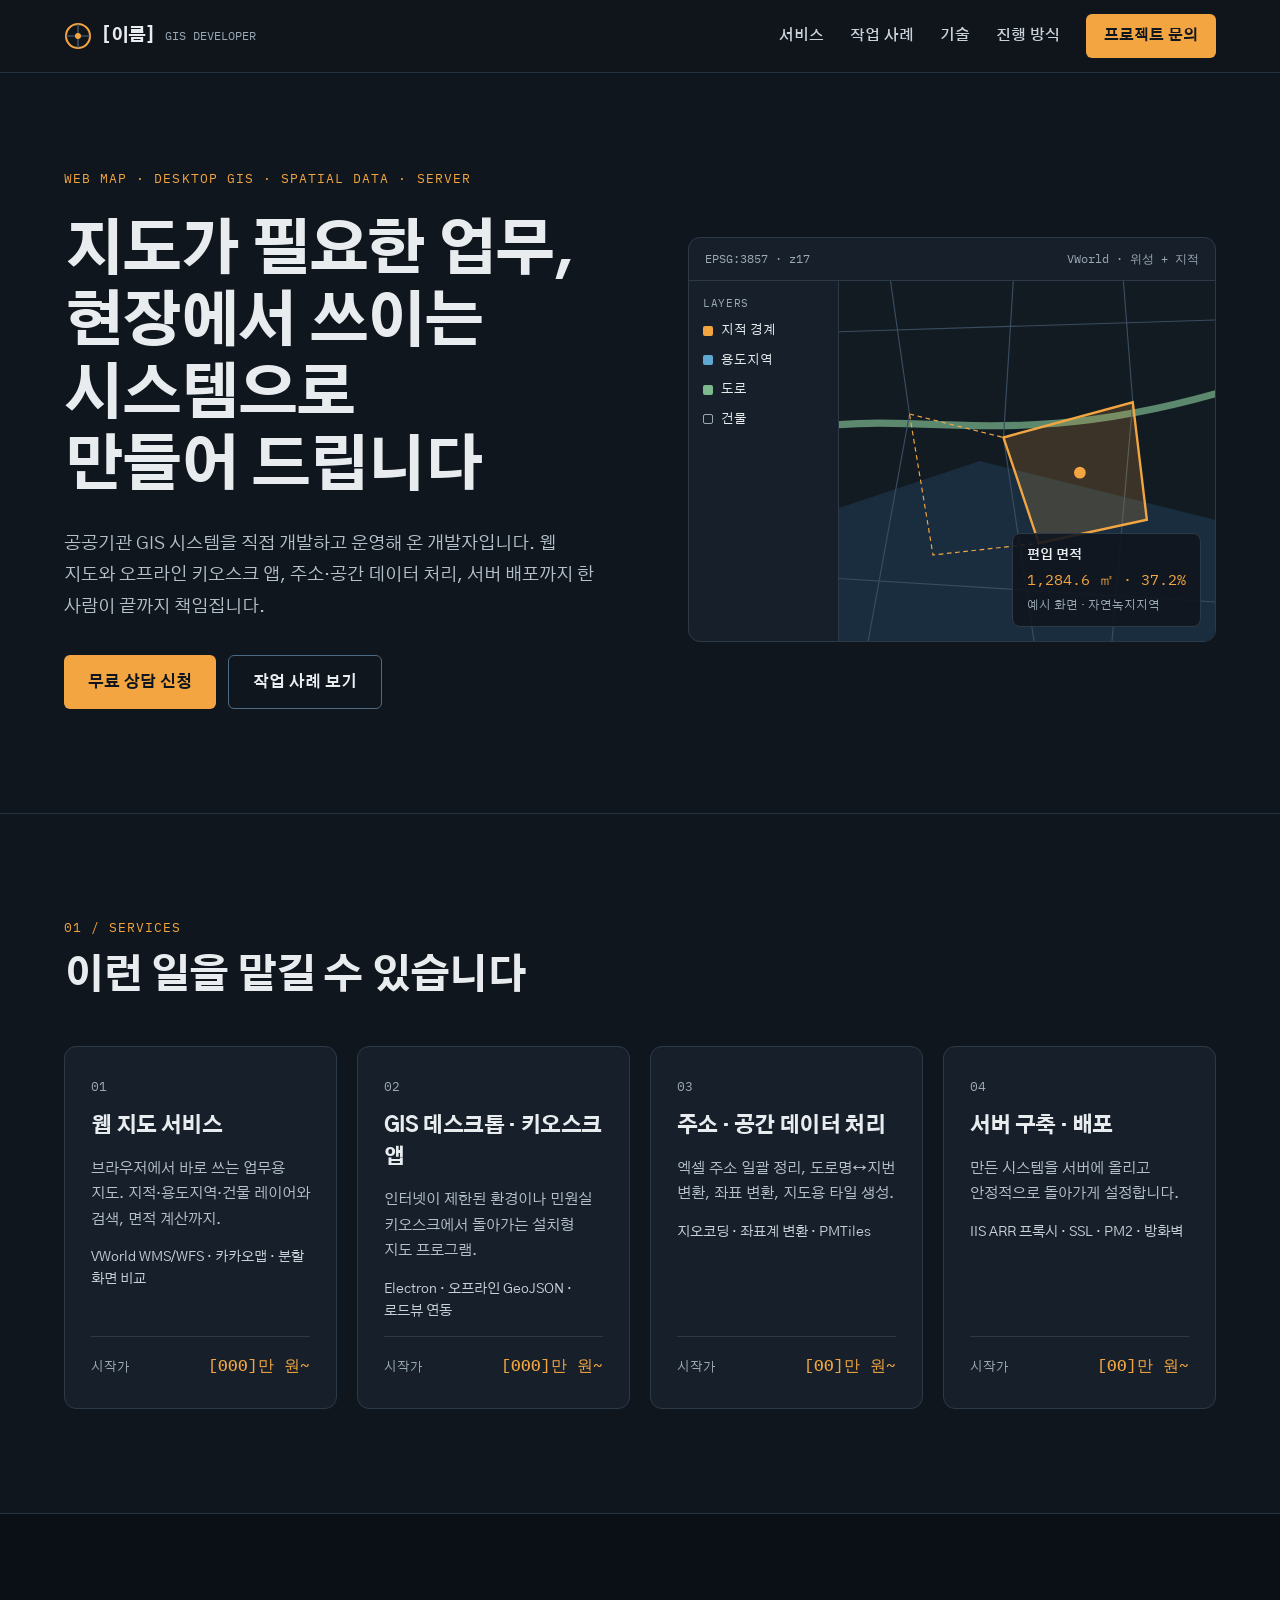
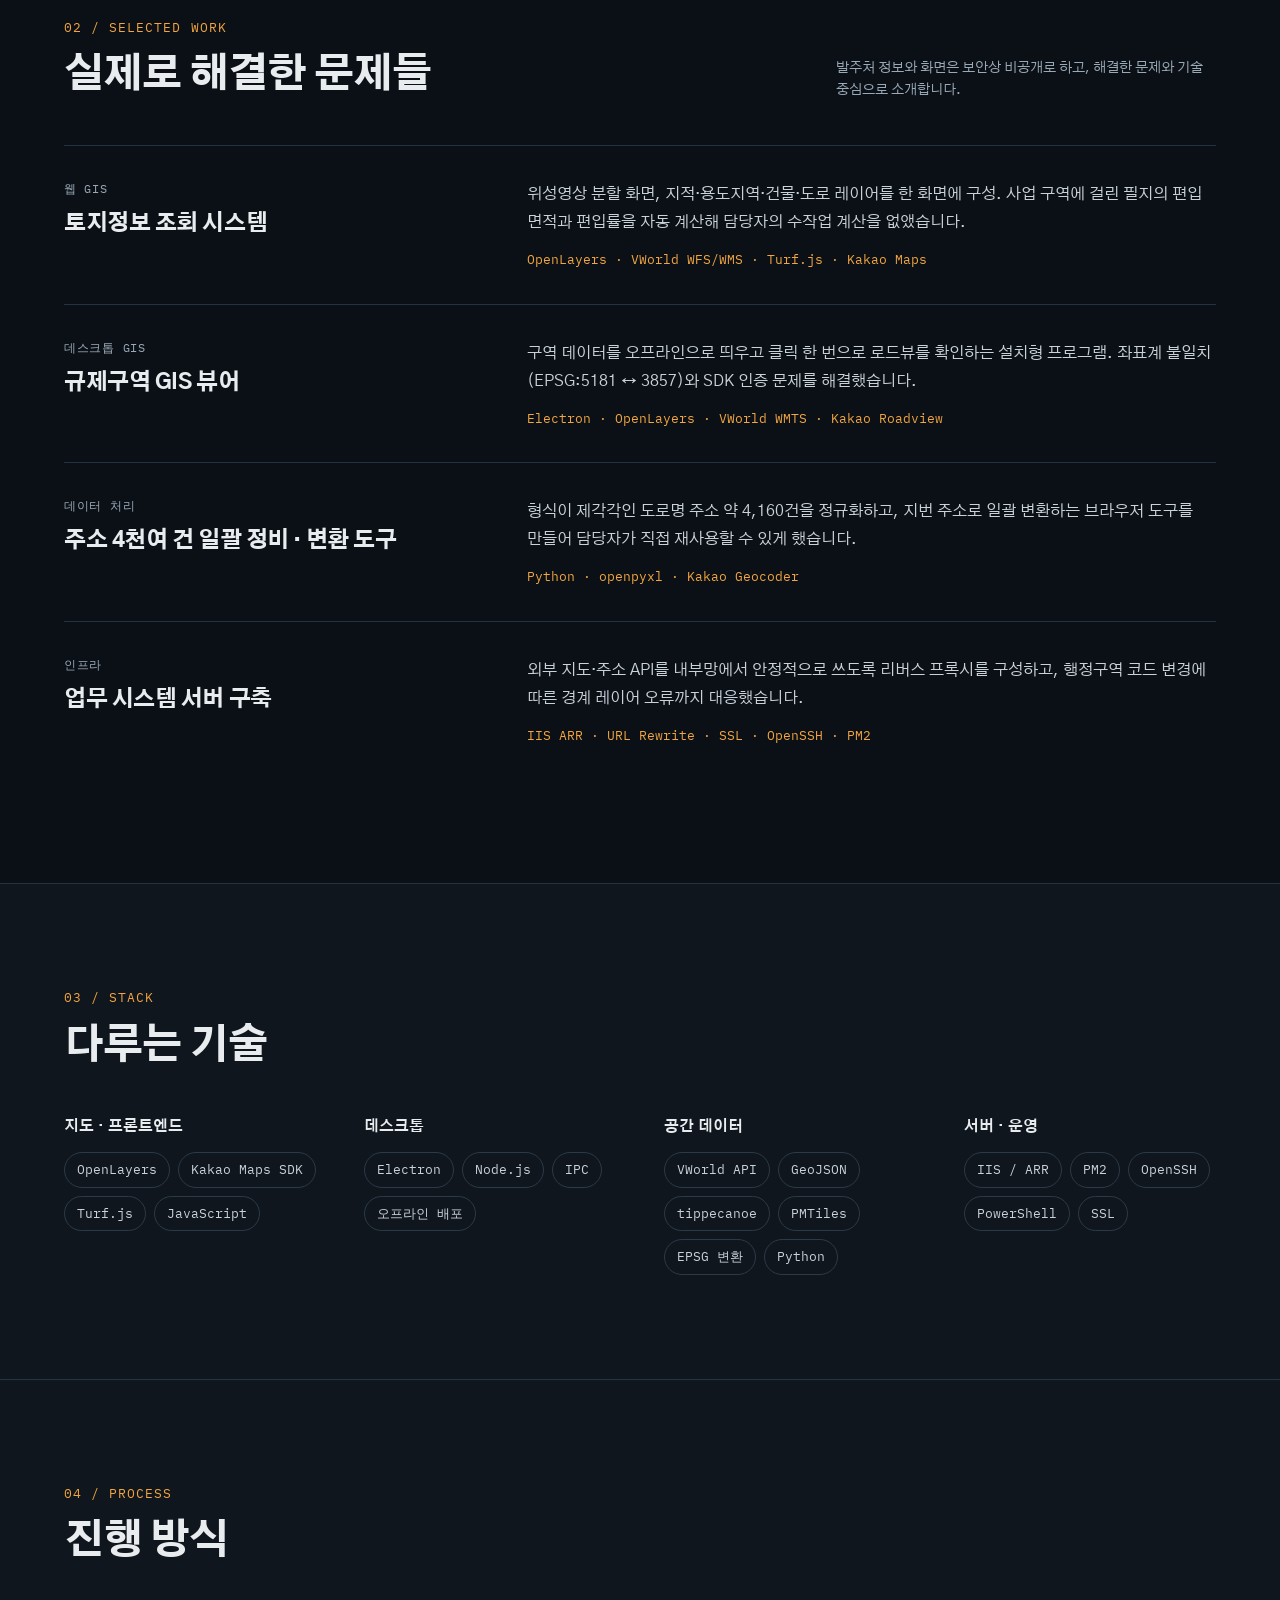
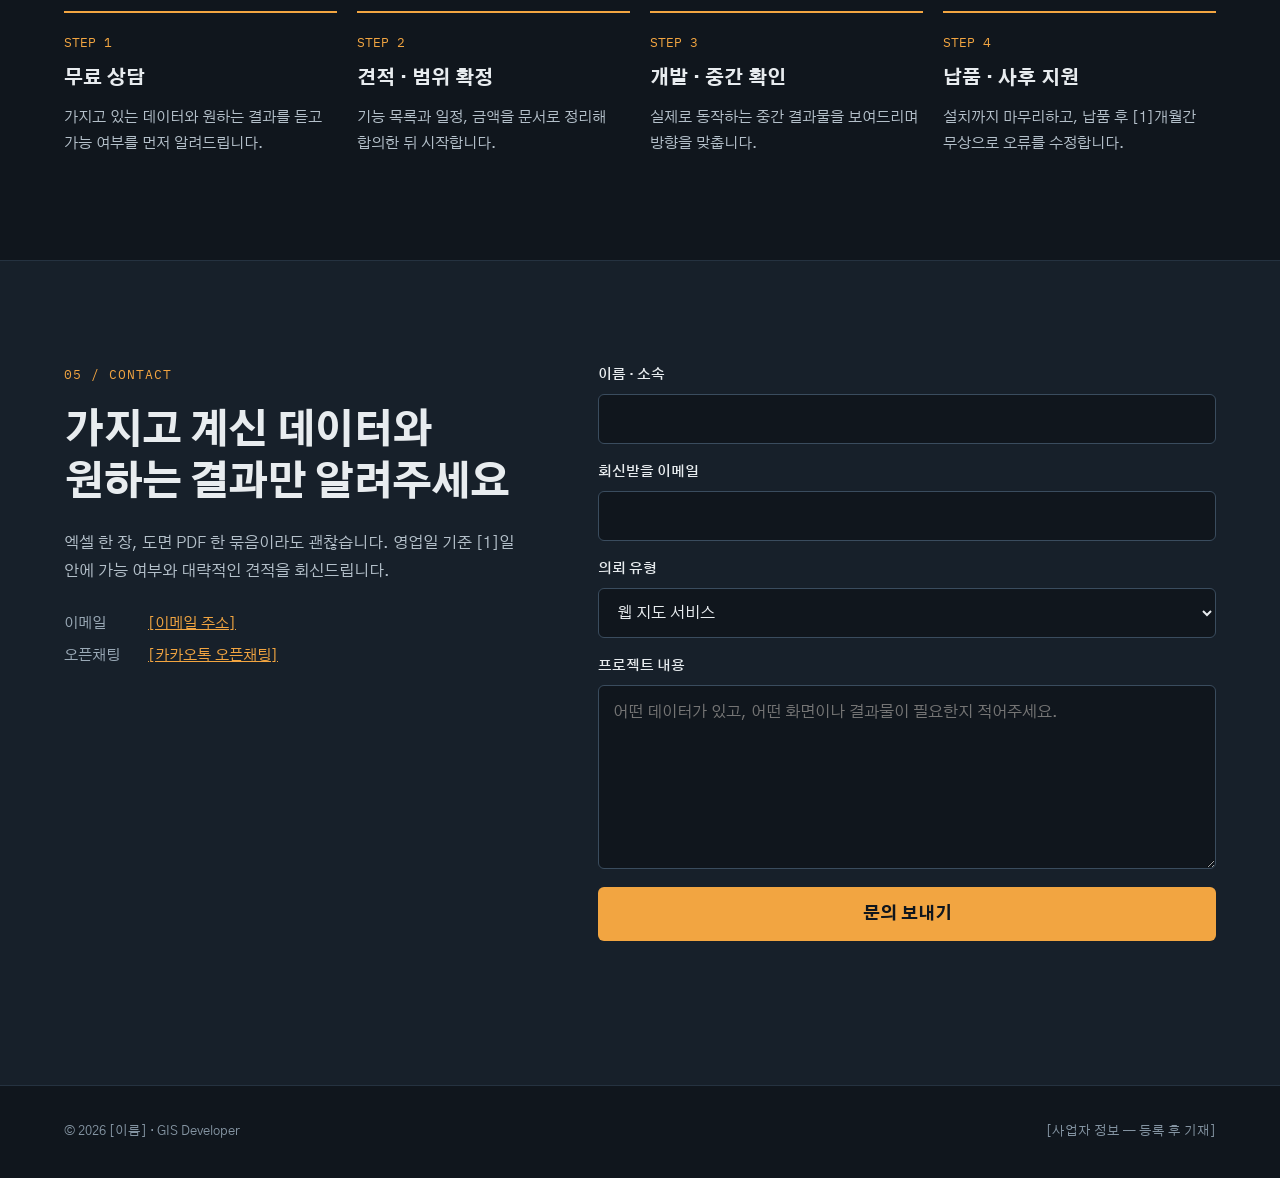
<file: index.html>
<!doctype html>
<html lang="ko">
<head>
<meta charset="utf-8">
<meta name="viewport" content="width=device-width, initial-scale=1">
<title>GIS 개발 외주 · 웹 지도 · 공간데이터 처리 | bdong</title>
<meta name="description" content="웹 지도 서비스, GIS 데스크톱·키오스크 앱, 주소 일괄 변환·지오코딩, 좌표계 변환, 서버 구축까지. 공공기관 GIS 시스템을 개발·운영해 온 개발자에게 맡기세요.">
<meta name="keywords" content="GIS 개발, GIS 외주, 웹 지도 개발, 지도 개발 외주, OpenLayers, 브이월드, VWorld, 카카오맵 API, 주소 지번 변환, 지오코딩, 좌표 변환, 공간데이터 처리, Electron 지도">
<link rel="canonical" href="https://bdong.pages.dev/">
<meta property="og:title" content="GIS 개발 외주 · 웹 지도 · 공간데이터 처리 | bdong">
<meta property="og:description" content="지도가 필요한 업무, 현장에서 쓰이는 시스템으로 만들어 드립니다.">
<meta property="og:type" content="website">
<meta property="og:url" content="https://bdong.pages.dev/">
<meta property="og:image" content="https://bdong.pages.dev/og.png">
<meta property="og:locale" content="ko_KR">
<meta name="twitter:card" content="summary_large_image">
<!-- 검색엔진 소유 확인 태그: 구글 서치 콘솔 / 네이버 서치어드바이저에서 받은 meta 태그를 아래 두 줄 대신 붙여넣으세요 -->
<!-- <meta name="google-site-verification" content="여기에_구글_코드"> -->
<!-- <meta name="naver-site-verification" content="여기에_네이버_코드"> -->
<script type="application/ld+json">
{
  "@context": "https://schema.org",
  "@type": "ProfessionalService",
  "name": "bdong GIS",
  "url": "https://bdong.pages.dev/",
  "image": "https://bdong.pages.dev/og.png",
  "description": "웹 지도 서비스, GIS 데스크톱·키오스크 앱, 주소·공간 데이터 처리, 서버 구축",
  "areaServed": "KR",
  "knowsAbout": ["GIS", "OpenLayers", "VWorld", "Kakao Maps", "Electron", "지오코딩", "좌표계 변환", "PMTiles"]
}
</script>
<link rel="icon" href="favicon.svg" type="image/svg+xml">
<link rel="preconnect" href="https://fonts.googleapis.com">
<link rel="preconnect" href="https://fonts.gstatic.com" crossorigin>
<link href="https://fonts.googleapis.com/css2?family=Gothic+A1:wght@400;500;600;700;800&family=IBM+Plex+Mono:wght@400;500&display=swap" rel="stylesheet">
<style>
:root{
  --bg:#10161D; --bg-deep:#0B1016; --panel:#17202A; --line:#253240; --line-2:#2C3A48; --field:#3A4C5E;
  --text:#E8ECEF; --text-2:#C9D2D9; --text-3:#B4C0CA; --muted:#9AA9B6;
  --accent:#F2A541; --accent-hi:#FFC678; --steel:#4E6A82;
  --mono:'IBM Plex Mono',monospace;
}
*{box-sizing:border-box}
html{scroll-behavior:smooth}
body{margin:0;background:var(--bg);color:var(--text);font-family:'Gothic A1',sans-serif;-webkit-font-smoothing:antialiased;line-height:1.5;word-break:keep-all;overflow-wrap:break-word}
a{color:var(--accent)} a:hover{color:var(--accent-hi)}
img,svg{display:block}
.wrap{max-width:1200px;margin:0 auto;padding:0 24px}
.section{padding:104px 0;border-top:1px solid var(--line)}
.section.deep{background:var(--bg-deep)}
.section.panel{background:var(--panel)}
.eyebrow{font-family:var(--mono);font-size:13px;letter-spacing:.08em;color:var(--accent)}
h1,h2,h3{margin:0;letter-spacing:-.03em}
h2{font-size:clamp(28px,3.4vw,40px);font-weight:800;line-height:1.3}
.head{display:flex;flex-direction:column;gap:12px;margin-bottom:44px}
.head.split{flex-direction:row;flex-wrap:wrap;justify-content:space-between;align-items:flex-end;gap:16px}
.btn{display:inline-flex;align-items:center;min-height:48px;padding:14px 24px;border-radius:6px;font-weight:700;font-size:16px;text-decoration:none;font-family:inherit}
.btn-primary{background:var(--accent);color:var(--bg);border:none}
.btn-primary:hover{background:var(--accent-hi);color:var(--bg)}
.btn-ghost{color:var(--text);border:1.5px solid var(--steel)}
.btn-ghost:hover{color:var(--text);border-color:var(--accent)}
:focus-visible{outline:2px solid var(--accent);outline-offset:3px}

/* header */
.top{border-bottom:1px solid var(--line);position:sticky;top:0;background:rgba(16,22,29,.94);backdrop-filter:blur(6px);z-index:10}
.top .wrap{display:flex;flex-wrap:wrap;align-items:center;justify-content:space-between;gap:12px 16px;padding-top:14px;padding-bottom:14px}
.brand{display:flex;align-items:center;gap:10px;text-decoration:none;color:var(--text)}
.brand b{font-size:18px;font-weight:800;letter-spacing:-.02em}
.brand small{font-family:var(--mono);font-size:12px;color:var(--muted)}
.nav{display:flex;flex-wrap:wrap;align-items:center;gap:4px 26px;font-size:15px;font-weight:600}
.nav a{color:var(--text-2);text-decoration:none}
.nav a:hover{color:var(--text)}
.nav .btn{min-height:44px;padding:10px 18px;font-size:15px}
.nav .btn-primary,.nav .btn-primary:hover{color:var(--bg)}

/* hero */
.hero{display:flex;flex-wrap:wrap;gap:56px;align-items:center;padding-top:96px;padding-bottom:104px}
.hero-copy{flex:1 1 480px;min-width:0;display:flex;flex-direction:column;gap:26px}
.hero h1{font-size:clamp(34px,5vw,60px);line-height:1.2;font-weight:800;letter-spacing:-.035em}
.hero p{margin:0;font-size:18px;line-height:1.75;color:var(--text-3);max-width:540px}
.actions{display:flex;flex-wrap:wrap;gap:12px;margin-top:6px}
.map{flex:1 1 440px;min-width:0;border:1px solid var(--line-2);border-radius:12px;overflow:hidden;background:var(--panel)}
.map-bar{display:flex;justify-content:space-between;gap:12px;padding:12px 16px;border-bottom:1px solid var(--line-2);font-family:var(--mono);font-size:12px;color:var(--muted)}
.map-body{display:flex;min-height:360px}
.layers{width:150px;flex-shrink:0;border-right:1px solid var(--line-2);padding:14px;display:flex;flex-direction:column;gap:10px;font-size:13px}
.layers .t{font-family:var(--mono);font-size:11px;color:var(--muted);letter-spacing:.06em}
.layers span.l{display:flex;gap:8px;align-items:center}
.sw{width:10px;height:10px;border-radius:2px}
.canvas{flex:1;position:relative;background:#121A22}
.canvas svg{position:absolute;inset:0;width:100%;height:100%}
.readout{position:absolute;right:14px;bottom:14px;background:rgba(16,22,29,.9);border:1px solid var(--line-2);border-radius:8px;padding:12px 14px;font-size:13px;display:flex;flex-direction:column;gap:4px;min-width:160px}
.readout .v{font-family:var(--mono);color:var(--accent);font-size:15px}
.readout .s{font-size:12px;color:var(--muted)}
@media (max-width:520px){.layers{display:none}}

/* services */
.cards{display:flex;flex-wrap:wrap;gap:20px}
.card{flex:1 1 260px;min-width:0;background:var(--panel);border:1px solid var(--line-2);border-radius:12px;padding:30px 26px;display:flex;flex-direction:column;gap:14px}
.card .no{font-family:var(--mono);font-size:13px;color:var(--muted)}
.card h3{font-size:21px;font-weight:800}
.card p{margin:0;font-size:15px;line-height:1.7;color:var(--text-3)}
.card .ex{font-size:14px;color:var(--text-2);line-height:1.6}
.price{margin-top:auto;padding-top:16px;border-top:1px solid var(--line-2);display:flex;justify-content:space-between;align-items:baseline}
.price span{font-size:13px;color:var(--muted)}
.price b{font-family:var(--mono);font-weight:500;font-size:16px;color:var(--accent)}

/* work */
.note{margin:0;font-size:14px;color:var(--muted);max-width:380px;line-height:1.6}
.case{display:flex;flex-wrap:wrap;gap:20px 48px;padding:34px 0;border-top:1px solid var(--line)}
.case-l{flex:1 1 300px;min-width:0;display:flex;flex-direction:column;gap:10px}
.case-l .type{font-family:var(--mono);font-size:12px;color:var(--muted);letter-spacing:.06em}
.case-l h3{font-size:22px;font-weight:800;line-height:1.4;letter-spacing:-.02em}
.case-r{flex:2 1 460px;min-width:0;display:flex;flex-direction:column;gap:14px}
.case-r p{margin:0;font-size:16px;line-height:1.75;color:var(--text-2)}
.case-r .tech{font-family:var(--mono);font-size:13px;color:var(--accent)}

/* stack */
.stack{display:flex;flex-wrap:wrap;gap:36px 48px}
.stack > div{flex:1 1 240px;min-width:0;display:flex;flex-direction:column;gap:14px}
.stack h3{font-size:15px;font-weight:700;letter-spacing:0}
.chips{display:flex;flex-wrap:wrap;gap:8px;margin:0;padding:0;list-style:none}
.chips li{font-family:var(--mono);font-size:13px;padding:7px 12px;border:1px solid var(--line-2);border-radius:999px;color:var(--text-2)}

/* process */
.steps{margin:0;padding:0;list-style:none;display:flex;flex-wrap:wrap;gap:20px}
.steps li{flex:1 1 240px;min-width:0;display:flex;flex-direction:column;gap:12px;padding-top:20px;border-top:2px solid var(--accent)}
.steps .n{font-family:var(--mono);font-size:13px;color:var(--accent)}
.steps b{font-size:19px;font-weight:800}
.steps span:last-child{font-size:15px;line-height:1.7;color:var(--text-3)}

/* contact */
.contact{display:flex;flex-wrap:wrap;gap:56px}
.contact-l{flex:1 1 340px;min-width:0;display:flex;flex-direction:column;gap:20px}
.contact-l p{margin:0;font-size:16px;line-height:1.75;color:var(--text-3)}
.direct{display:flex;flex-direction:column;gap:10px;font-size:15px;margin-top:8px}
.direct div{display:flex;gap:12px;flex-wrap:wrap}
.direct span{color:var(--muted);width:72px}
form{flex:1 1 480px;min-width:0;display:flex;flex-direction:column;gap:18px}
.row{display:flex;flex-wrap:wrap;gap:18px}
.field{display:flex;flex-direction:column;gap:8px}
.row .field{flex:1 1 200px}
label{font-size:14px;font-weight:600}
input,select,textarea{border-radius:6px;border:1px solid var(--field);background:var(--bg);color:var(--text);font-size:16px;font-family:inherit}
input,select{height:50px;padding:0 14px}
textarea{padding:14px;line-height:1.6;resize:vertical;min-height:150px}
input:focus,select:focus,textarea:focus{outline:none;border-color:var(--accent)}
.hp{position:absolute;left:-9999px}
button.btn{height:54px;justify-content:center;font-size:17px;font-weight:800;cursor:pointer}
button.btn:disabled{opacity:.6;cursor:default}
.status{margin:0;font-size:15px;min-height:1.5em}
.status.ok{color:#8ED3A6}
.status.err{color:#FF9B8A}

/* phone */
@media (max-width:640px){
  .nav a:not(.btn){display:none}
  .top .wrap{flex-wrap:nowrap}
  .brand small{display:none}
  .section{padding:72px 0}
  .hero{padding-top:56px;padding-bottom:72px;gap:40px}
  .head{margin-bottom:32px}
  .hero p{font-size:16px}
  .case{padding:26px 0}
}

footer .wrap{display:flex;flex-wrap:wrap;justify-content:space-between;gap:16px;padding-top:36px;padding-bottom:36px;font-size:13px;color:#8494A2}
footer{border-top:1px solid var(--line)}
</style>
</head>
<body>

<header class="top">
  <div class="wrap">
    <a class="brand" href="#top">
      <svg width="28" height="28" viewBox="0 0 28 28" aria-hidden="true"><circle cx="14" cy="14" r="12" fill="none" stroke="#F2A541" stroke-width="2"/><path d="M14 2V26M2 14H26" stroke="#4E6A82" stroke-width="1.2"/><circle cx="14" cy="14" r="3" fill="#F2A541"/></svg>
      <b>[이름]</b><small>GIS DEVELOPER</small>
    </a>
    <nav class="nav" aria-label="주 메뉴">
      <a href="#services">서비스</a>
      <a href="#work">작업 사례</a>
      <a href="#stack">기술</a>
      <a href="#process">진행 방식</a>
      <a class="btn btn-primary" href="#contact">프로젝트 문의</a>
    </nav>
  </div>
</header>

<main id="top">
  <div class="wrap hero">
    <div class="hero-copy">
      <span class="eyebrow">WEB MAP · DESKTOP GIS · SPATIAL DATA · SERVER</span>
      <h1>지도가 필요한 업무,<br>현장에서 쓰이는 시스템으로<br>만들어 드립니다</h1>
      <p>공공기관 GIS 시스템을 직접 개발하고 운영해 온 개발자입니다. 웹 지도와 오프라인 키오스크 앱, 주소·공간 데이터 처리, 서버 배포까지 한 사람이 끝까지 책임집니다.</p>
      <div class="actions">
        <a class="btn btn-primary" href="#contact">무료 상담 신청</a>
        <a class="btn btn-ghost" href="#work">작업 사례 보기</a>
      </div>
    </div>
    <div class="map" aria-hidden="true">
      <div class="map-bar"><span>EPSG:3857 · z17</span><span>VWorld · 위성 + 지적</span></div>
      <div class="map-body">
        <div class="layers">
          <span class="t">LAYERS</span>
          <span class="l"><span class="sw" style="background:#F2A541"></span>지적 경계</span>
          <span class="l"><span class="sw" style="background:#5FA8D3"></span>용도지역</span>
          <span class="l"><span class="sw" style="background:#7DB88F"></span>도로</span>
          <span class="l"><span class="sw" style="border:1px solid #9AA9B6"></span>건물</span>
        </div>
        <div class="canvas">
          <svg viewBox="0 0 320 360" preserveAspectRatio="xMidYMid slice">
            <path d="M0 220 L120 180 L320 230 L320 360 L0 360 Z" fill="#1B3346" opacity=".8"/>
            <path d="M-10 150 C80 140 160 170 330 120" fill="none" stroke="#7DB88F" stroke-width="6" opacity=".7"/>
            <g fill="none" stroke="#3A4C5E"><path d="M40 0 L60 140 L20 360"/><path d="M150 0 L140 160 L170 360"/><path d="M240 0 L250 130 L230 360"/><path d="M0 70 L320 60"/><path d="M0 280 L320 300"/></g>
            <path d="M140 160 L250 130 L262 230 L170 250 Z" fill="#F2A541" fill-opacity=".18" stroke="#F2A541" stroke-width="2"/>
            <path d="M60 140 L140 160 L170 250 L80 260 Z" fill="none" stroke="#F2A541" stroke-dasharray="4 3"/>
            <circle cx="205" cy="190" r="5" fill="#F2A541"/>
          </svg>
          <div class="readout"><b>편입 면적</b><span class="v">1,284.6 ㎡ · 37.2%</span><span class="s">예시 화면 · 자연녹지지역</span></div>
        </div>
      </div>
    </div>
  </div>

  <section id="services" class="section">
    <div class="wrap">
      <div class="head"><span class="eyebrow">01 / SERVICES</span><h2>이런 일을 맡길 수 있습니다</h2></div>
      <div class="cards">
        <article class="card"><span class="no">01</span><h3>웹 지도 서비스</h3><p>브라우저에서 바로 쓰는 업무용 지도. 지적·용도지역·건물 레이어와 검색, 면적 계산까지.</p><span class="ex">VWorld WMS/WFS · 카카오맵 · 분할 화면 비교</span><div class="price"><span>시작가</span><b>[000]만 원~</b></div></article>
        <article class="card"><span class="no">02</span><h3>GIS 데스크톱 · 키오스크 앱</h3><p>인터넷이 제한된 환경이나 민원실 키오스크에서 돌아가는 설치형 지도 프로그램.</p><span class="ex">Electron · 오프라인 GeoJSON · 로드뷰 연동</span><div class="price"><span>시작가</span><b>[000]만 원~</b></div></article>
        <article class="card"><span class="no">03</span><h3>주소 · 공간 데이터 처리</h3><p>엑셀 주소 일괄 정리, 도로명↔지번 변환, 좌표 변환, 지도용 타일 생성.</p><span class="ex">지오코딩 · 좌표계 변환 · PMTiles</span><div class="price"><span>시작가</span><b>[00]만 원~</b></div></article>
        <article class="card"><span class="no">04</span><h3>서버 구축 · 배포</h3><p>만든 시스템을 서버에 올리고 안정적으로 돌아가게 설정합니다.</p><span class="ex">IIS ARR 프록시 · SSL · PM2 · 방화벽</span><div class="price"><span>시작가</span><b>[00]만 원~</b></div></article>
      </div>
    </div>
  </section>

  <section id="work" class="section deep">
    <div class="wrap">
      <div class="head split">
        <div class="head" style="margin:0"><span class="eyebrow">02 / SELECTED WORK</span><h2>실제로 해결한 문제들</h2></div>
        <p class="note">발주처 정보와 화면은 보안상 비공개로 하고, 해결한 문제와 기술 중심으로 소개합니다.</p>
      </div>
      <article class="case"><div class="case-l"><span class="type">웹 GIS</span><h3>토지정보 조회 시스템</h3></div><div class="case-r"><p>위성영상 분할 화면, 지적·용도지역·건물·도로 레이어를 한 화면에 구성. 사업 구역에 걸린 필지의 편입 면적과 편입률을 자동 계산해 담당자의 수작업 계산을 없앴습니다.</p><span class="tech">OpenLayers · VWorld WFS/WMS · Turf.js · Kakao Maps</span></div></article>
      <article class="case"><div class="case-l"><span class="type">데스크톱 GIS</span><h3>규제구역 GIS 뷰어</h3></div><div class="case-r"><p>구역 데이터를 오프라인으로 띄우고 클릭 한 번으로 로드뷰를 확인하는 설치형 프로그램. 좌표계 불일치(EPSG:5181 ↔ 3857)와 SDK 인증 문제를 해결했습니다.</p><span class="tech">Electron · OpenLayers · VWorld WMTS · Kakao Roadview</span></div></article>
      <article class="case"><div class="case-l"><span class="type">데이터 처리</span><h3>주소 4천여 건 일괄 정비 · 변환 도구</h3></div><div class="case-r"><p>형식이 제각각인 도로명 주소 약 4,160건을 정규화하고, 지번 주소로 일괄 변환하는 브라우저 도구를 만들어 담당자가 직접 재사용할 수 있게 했습니다.</p><span class="tech">Python · openpyxl · Kakao Geocoder</span></div></article>
      <article class="case"><div class="case-l"><span class="type">인프라</span><h3>업무 시스템 서버 구축</h3></div><div class="case-r"><p>외부 지도·주소 API를 내부망에서 안정적으로 쓰도록 리버스 프록시를 구성하고, 행정구역 코드 변경에 따른 경계 레이어 오류까지 대응했습니다.</p><span class="tech">IIS ARR · URL Rewrite · SSL · OpenSSH · PM2</span></div></article>
    </div>
  </section>

  <section id="stack" class="section">
    <div class="wrap">
      <div class="head"><span class="eyebrow">03 / STACK</span><h2>다루는 기술</h2></div>
      <div class="stack">
        <div><h3>지도 · 프론트엔드</h3><ul class="chips"><li>OpenLayers</li><li>Kakao Maps SDK</li><li>Turf.js</li><li>JavaScript</li></ul></div>
        <div><h3>데스크톱</h3><ul class="chips"><li>Electron</li><li>Node.js</li><li>IPC</li><li>오프라인 배포</li></ul></div>
        <div><h3>공간 데이터</h3><ul class="chips"><li>VWorld API</li><li>GeoJSON</li><li>tippecanoe</li><li>PMTiles</li><li>EPSG 변환</li><li>Python</li></ul></div>
        <div><h3>서버 · 운영</h3><ul class="chips"><li>IIS / ARR</li><li>PM2</li><li>OpenSSH</li><li>PowerShell</li><li>SSL</li></ul></div>
      </div>
    </div>
  </section>

  <section id="process" class="section">
    <div class="wrap">
      <div class="head"><span class="eyebrow">04 / PROCESS</span><h2>진행 방식</h2></div>
      <ol class="steps">
        <li><span class="n">STEP 1</span><b>무료 상담</b><span>가지고 있는 데이터와 원하는 결과를 듣고 가능 여부를 먼저 알려드립니다.</span></li>
        <li><span class="n">STEP 2</span><b>견적 · 범위 확정</b><span>기능 목록과 일정, 금액을 문서로 정리해 합의한 뒤 시작합니다.</span></li>
        <li><span class="n">STEP 3</span><b>개발 · 중간 확인</b><span>실제로 동작하는 중간 결과물을 보여드리며 방향을 맞춥니다.</span></li>
        <li><span class="n">STEP 4</span><b>납품 · 사후 지원</b><span>설치까지 마무리하고, 납품 후 [1]개월간 무상으로 오류를 수정합니다.</span></li>
      </ol>
    </div>
  </section>

  <section id="contact" class="section panel">
    <div class="wrap contact">
      <div class="contact-l">
        <span class="eyebrow">05 / CONTACT</span>
        <h2>가지고 계신 데이터와<br>원하는 결과만 알려주세요</h2>
        <p>엑셀 한 장, 도면 PDF 한 묶음이라도 괜찮습니다. 영업일 기준 [1]일 안에 가능 여부와 대략적인 견적을 회신드립니다.</p>
        <div class="direct">
          <div><span>이메일</span><a href="mailto:[이메일 주소]">[이메일 주소]</a></div>
          <div><span>오픈채팅</span><a href="[카카오톡 오픈채팅 링크]" target="_blank" rel="noopener">[카카오톡 오픈채팅]</a></div>
        </div>
      </div>

      <!-- 문의 폼: Web3Forms로 메일 전송 (access_key 적용 완료) -->
      <form id="contact-form" action="https://api.web3forms.com/submit" method="POST" novalidate>
        <input type="hidden" name="access_key" value="ef516f1c-88a0-4d09-9631-94ef1844d178">
        <input type="hidden" name="subject" value="[포트폴리오] 새 프로젝트 문의">
        <input type="hidden" name="from_name" value="GIS 포트폴리오 사이트">
        <input type="checkbox" name="botcheck" class="hp" tabindex="-1" autocomplete="off" aria-hidden="true">
        <div class="row">
          <div class="field"><label for="c-name">이름 · 소속</label><input id="c-name" name="name" type="text" required autocomplete="name"></div>
          <div class="field"><label for="c-mail">회신받을 이메일</label><input id="c-mail" name="email" type="email" required autocomplete="email"></div>
        </div>
        <div class="field"><label for="c-type">의뢰 유형</label>
          <select id="c-type" name="type">
            <option>웹 지도 서비스</option>
            <option>GIS 데스크톱 · 키오스크 앱</option>
            <option>주소 · 공간 데이터 처리</option>
            <option>서버 구축 · 배포</option>
            <option>기타 · 상담</option>
          </select>
        </div>
        <div class="field"><label for="c-msg">프로젝트 내용</label><textarea id="c-msg" name="message" rows="6" required placeholder="어떤 데이터가 있고, 어떤 화면이나 결과물이 필요한지 적어주세요."></textarea></div>
        <button class="btn btn-primary" type="submit">문의 보내기</button>
        <p id="form-status" class="status" role="status" aria-live="polite"></p>
      </form>
    </div>
  </section>
</main>

<footer>
  <div class="wrap">
    <span>© <span id="yr">2026</span> [이름] · GIS Developer</span>
    <span>[사업자 정보 — 등록 후 기재]</span>
  </div>
</footer>

<script>
document.getElementById('yr').textContent = new Date().getFullYear();

const form = document.getElementById('contact-form');
const statusEl = document.getElementById('form-status');
form.addEventListener('submit', async (e) => {
  e.preventDefault();
  statusEl.className = 'status';
  if (!form.checkValidity()) {
    statusEl.textContent = '이름, 이메일, 프로젝트 내용을 모두 입력해 주세요.';
    statusEl.classList.add('err');
    return;
  }
  const btn = form.querySelector('button[type="submit"]');
  btn.disabled = true;
  statusEl.textContent = '보내는 중입니다…';
  try {
    const res = await fetch(form.action, {
      method: 'POST',
      headers: { 'Content-Type': 'application/json', Accept: 'application/json' },
      body: JSON.stringify(Object.fromEntries(new FormData(form)))
    });
    const data = await res.json();
    if (res.ok && data.success) {
      statusEl.textContent = '문의가 접수되었습니다. 확인 후 이메일로 회신드리겠습니다.';
      statusEl.classList.add('ok');
      form.reset();
    } else {
      throw new Error(data.message || 'failed');
    }
  } catch (err) {
    statusEl.textContent = '전송에 실패했습니다. 잠시 후 다시 시도하거나 이메일로 직접 연락 주세요.';
    statusEl.classList.add('err');
  } finally {
    btn.disabled = false;
  }
});
</script>
</body>
</html>
</file>
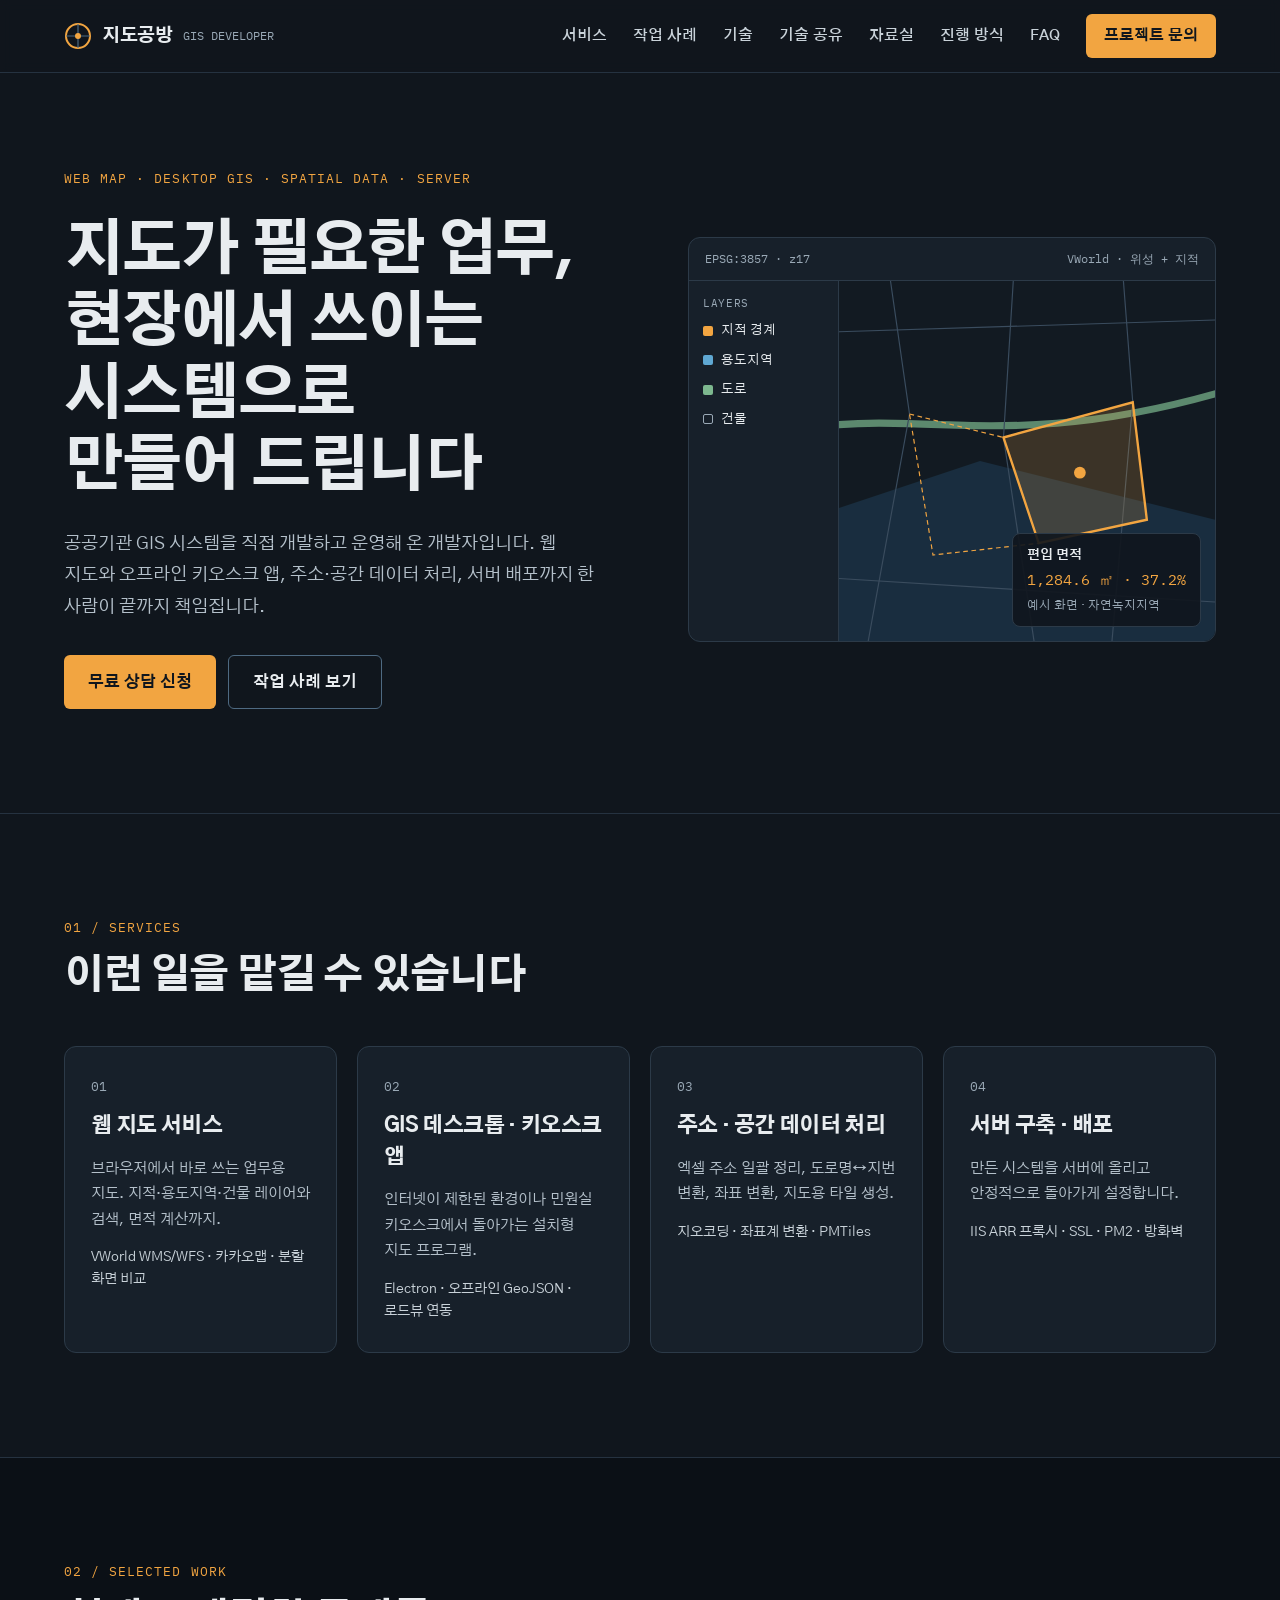
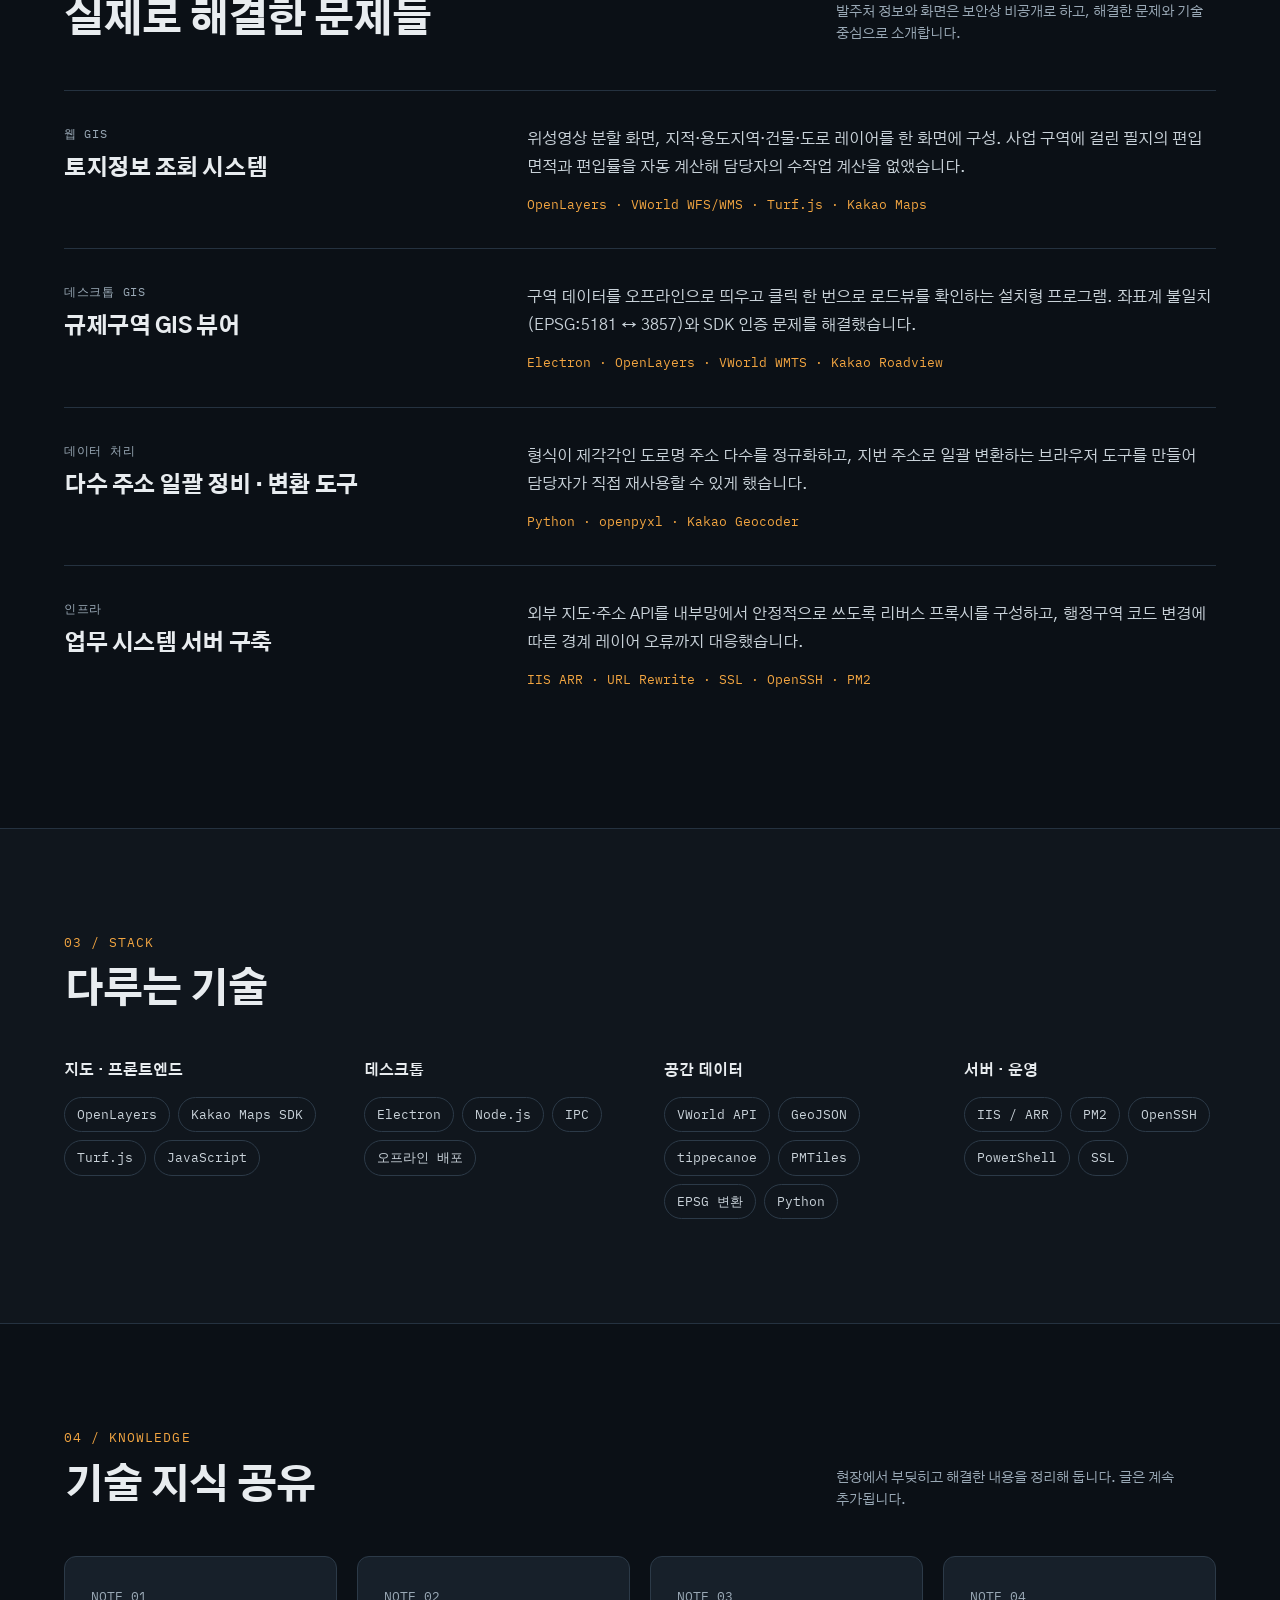
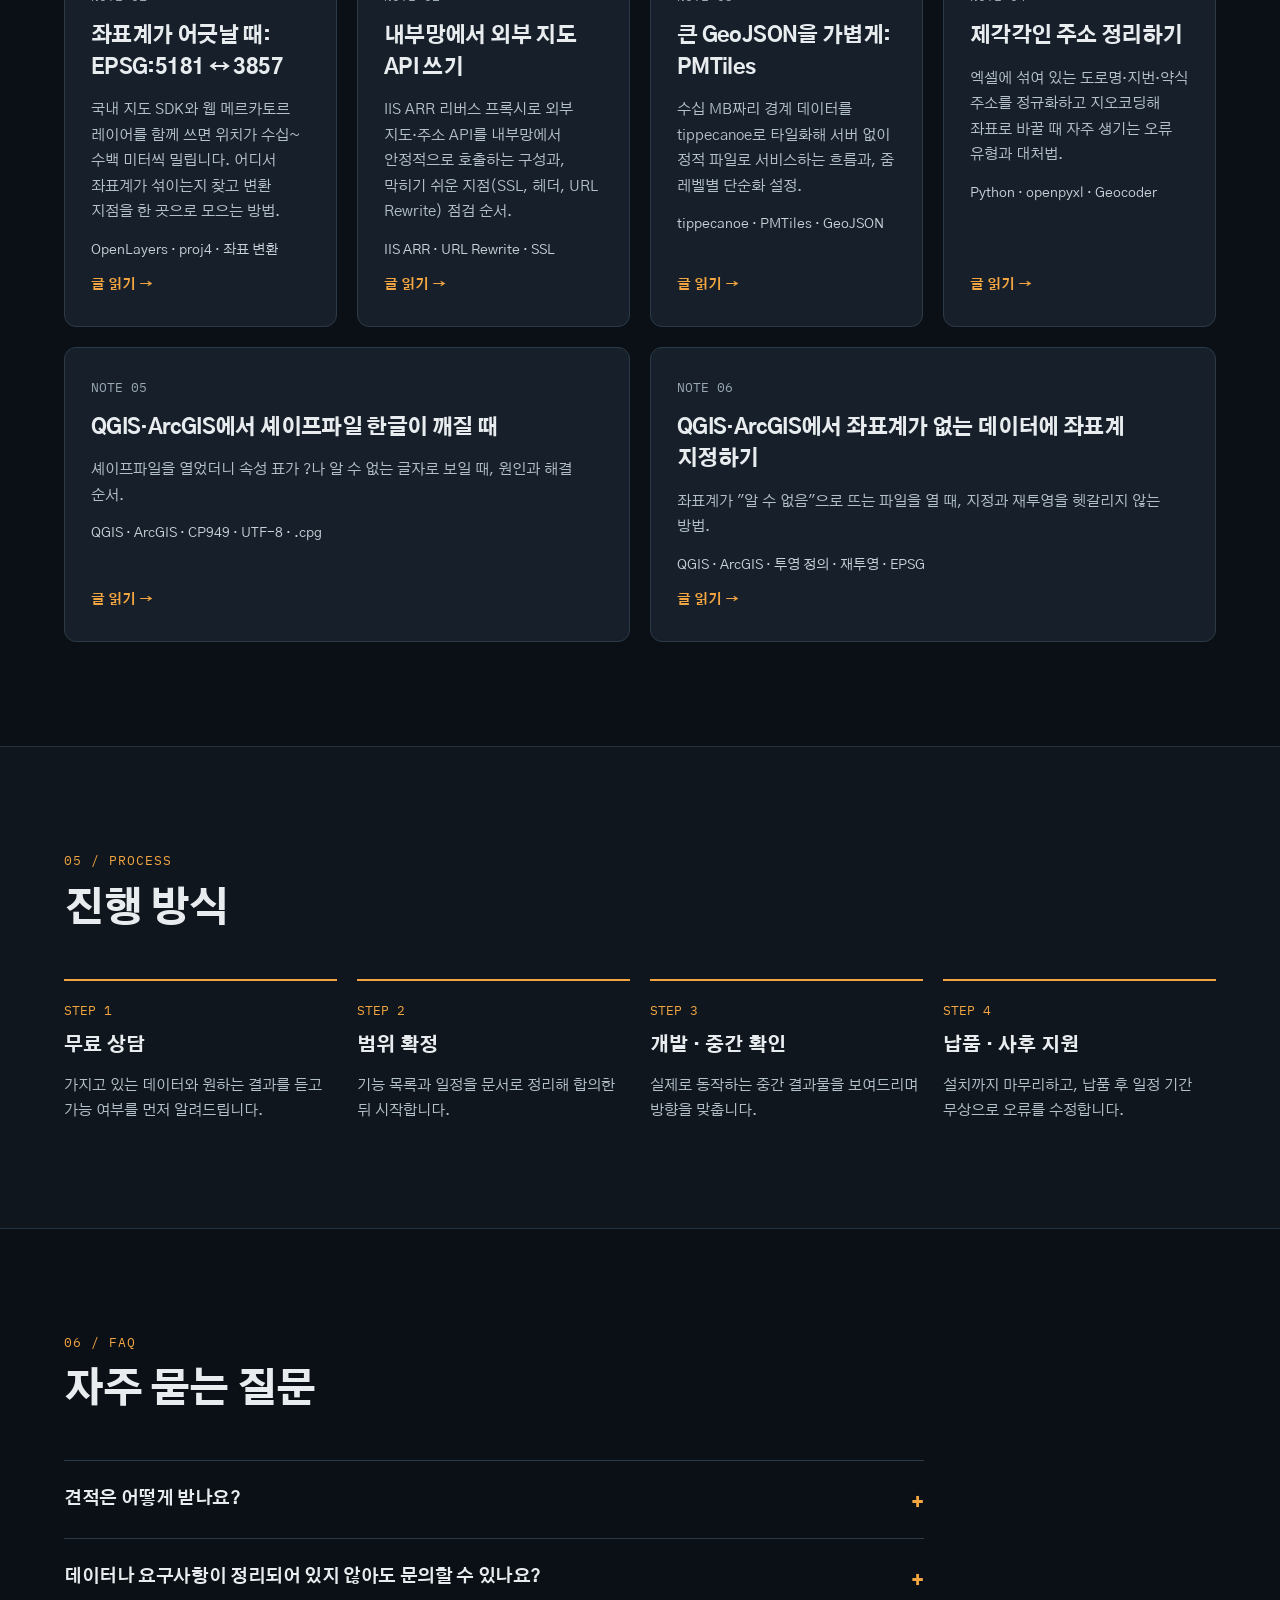
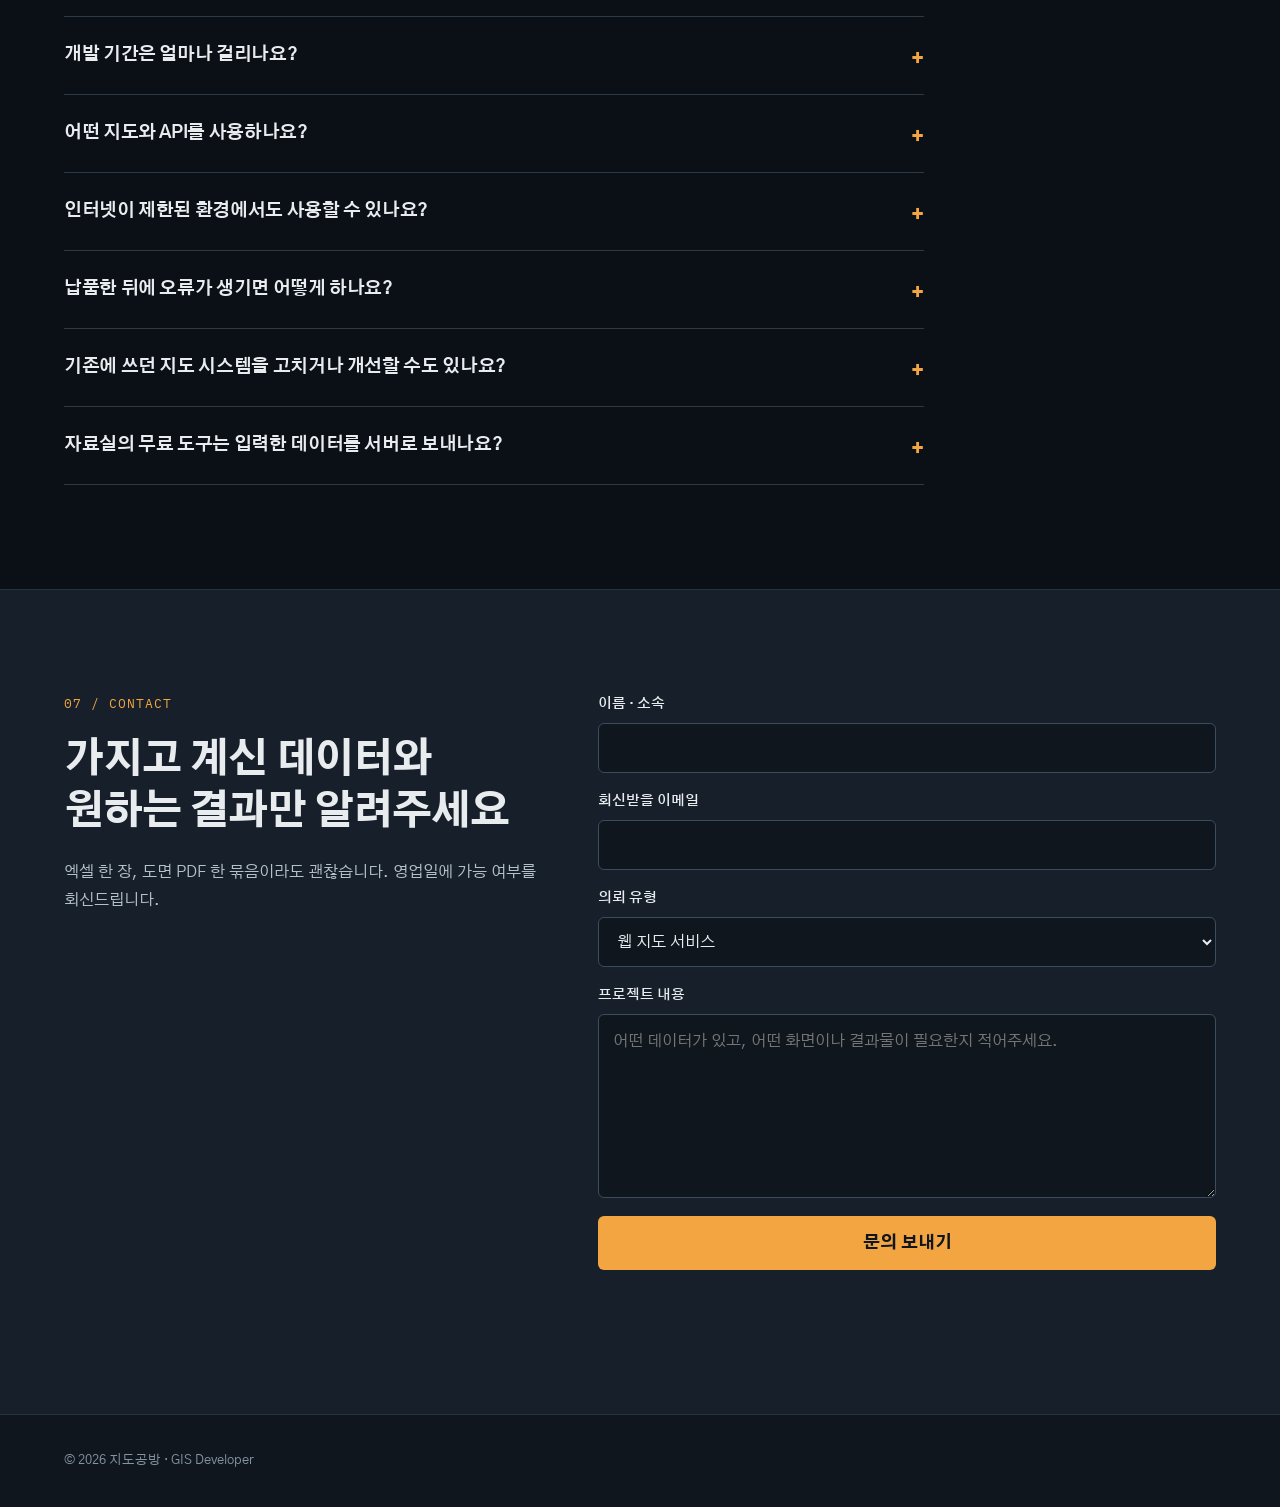
<file: public/index.html>
<!doctype html>
<html lang="ko">
<head>
<meta charset="utf-8">
<meta name="viewport" content="width=device-width, initial-scale=1">
<title>지도공방 | GIS 개발 외주 · 웹 지도 · 공간데이터 처리</title>
<meta name="description" content="지도공방은 웹 지도 서비스, GIS 데스크톱·키오스크 앱, 주소 일괄 변환·지오코딩, 좌표계 변환, 서버 구축까지. 공공기관 GIS 시스템을 개발·운영해 온 개발자에게 맡기세요.">
<meta name="keywords" content="지도공방, GIS 개발, ArcGIS, QGIS, 셰이프파일, GIS 외주, 웹 지도 개발, 지도 개발 외주, OpenLayers, 브이월드, VWorld, 카카오맵 API, 주소 지번 변환, 지오코딩, 좌표 변환, 공간데이터 처리, Electron 지도">
<link rel="canonical" href="https://gis-portfolio.bdong8896.workers.dev/">
<meta property="og:title" content="지도공방 | GIS 개발 외주 · 웹 지도 · 공간데이터 처리">
<meta property="og:description" content="지도가 필요한 업무, 현장에서 쓰이는 시스템으로 만들어 드립니다.">
<meta property="og:type" content="website">
<meta property="og:url" content="https://gis-portfolio.bdong8896.workers.dev/">
<meta property="og:image" content="https://gis-portfolio.bdong8896.workers.dev/og.png">
<meta property="og:locale" content="ko_KR">
<meta property="og:site_name" content="지도공방">
<meta name="twitter:card" content="summary_large_image">
<!-- 검색엔진 소유 확인 태그: 구글 서치 콘솔 / 네이버 서치어드바이저에서 받은 meta 태그를 아래 두 줄 대신 붙여넣으세요 -->
<!-- <meta name="google-site-verification" content="여기에_구글_코드"> -->
<meta name="naver-site-verification" content="95cd762a9f15d47ecaf4e651d072d7f9d1d2ad84" />
<script type="application/ld+json">
{
  "@context": "https://schema.org",
  "@type": "ProfessionalService",
  "name": "지도공방",
  "url": "https://gis-portfolio.bdong8896.workers.dev/",
  "image": "https://gis-portfolio.bdong8896.workers.dev/og.png",
  "description": "웹 지도 서비스, GIS 데스크톱·키오스크 앱, 주소·공간 데이터 처리, 서버 구축",
  "areaServed": "KR",
  "knowsAbout": ["GIS", "OpenLayers", "VWorld", "Kakao Maps", "Electron", "지오코딩", "좌표계 변환", "PMTiles"]
}
</script>
<script type="application/ld+json">
{"@context": "https://schema.org", "@type": "FAQPage", "mainEntity": [{"@type": "Question", "name": "견적은 어떻게 받나요?", "acceptedAnswer": {"@type": "Answer", "text": "문의 폼에 필요한 기능과 가지고 계신 데이터를 적어 주시면, 범위를 확인한 뒤 기능 목록·일정·금액을 문서로 정리해 보내 드립니다. 합의한 범위가 확정된 다음에 작업을 시작합니다. 상담과 견적 확인은 무료입니다."}}, {"@type": "Question", "name": "데이터나 요구사항이 정리되어 있지 않아도 문의할 수 있나요?", "acceptedAnswer": {"@type": "Answer", "text": "네. 엑셀 한 장, 도면 PDF 한 묶음, 혹은 “이런 지도가 필요하다”는 설명만으로도 괜찮습니다. 어떤 데이터가 있고 어떤 결과물이 필요한지 함께 정리해 드립니다."}}, {"@type": "Question", "name": "개발 기간은 얼마나 걸리나요?", "acceptedAnswer": {"@type": "Answer", "text": "범위에 따라 다릅니다. 주소 일괄 정리나 좌표 변환 같은 데이터 작업은 비교적 짧고, 웹 지도 서비스나 설치형 프로그램은 기능 수에 따라 달라집니다. 견적서에 일정을 함께 적어 드리고, 중간 결과물을 보여 드리며 진행합니다."}}, {"@type": "Question", "name": "어떤 지도와 API를 사용하나요?", "acceptedAnswer": {"@type": "Answer", "text": "OpenLayers와 카카오맵 SDK를 기본으로, 브이월드(VWorld) WMS/WFS·WMTS 같은 공공 지도 서비스와 연동합니다. 사용하시는 서비스가 정해져 있다면 그에 맞춰 구성합니다."}}, {"@type": "Question", "name": "인터넷이 제한된 환경에서도 사용할 수 있나요?", "acceptedAnswer": {"@type": "Answer", "text": "가능합니다. 오프라인 데이터를 담은 설치형(Electron) 프로그램으로 만들거나, 내부망 서버에서 외부 API를 중계하는 방식으로 구성할 수 있습니다. 환경에 따라 적합한 방식을 제안해 드립니다."}}, {"@type": "Question", "name": "납품한 뒤에 오류가 생기면 어떻게 하나요?", "acceptedAnswer": {"@type": "Answer", "text": "납품 후 일정 기간 동안은 무상으로 오류를 수정합니다. 기능 추가나 범위 밖 변경은 별도로 협의합니다."}}, {"@type": "Question", "name": "기존에 쓰던 지도 시스템을 고치거나 개선할 수도 있나요?", "acceptedAnswer": {"@type": "Answer", "text": "가능합니다. 현재 구조와 문제 상황을 먼저 확인한 뒤, 수정으로 해결할지 일부를 다시 만들지 판단해서 말씀드립니다."}}, {"@type": "Question", "name": "자료실의 무료 도구는 입력한 데이터를 서버로 보내나요?", "acceptedAnswer": {"@type": "Answer", "text": "좌표계 변환기, 면적 단위 변환기, 주소 정리 도구는 브라우저 안에서만 계산하며 입력한 내용을 서버로 전송하지 않습니다. 도로명 → 지번 변환기는 카카오 지도 API로 주소를 조회하므로, 해당 서비스로 주소가 전달됩니다."}}]}
</script>
<script type="application/ld+json">
{"@context":"https://schema.org","@type":"WebSite","name":"지도공방","alternateName":["지도공방 GIS","지도공방 GIS 개발"],"url":"https://gis-portfolio.bdong8896.workers.dev/","inLanguage":"ko"}
</script>
<link rel="icon" href="favicon.svg" type="image/svg+xml">
<link rel="preconnect" href="https://fonts.googleapis.com">
<link rel="preconnect" href="https://fonts.gstatic.com" crossorigin>
<link href="https://fonts.googleapis.com/css2?family=Gothic+A1:wght@400;500;600;700;800&family=IBM+Plex+Mono:wght@400;500&display=swap" rel="stylesheet">
<link rel="stylesheet" href="style.css">
</head>
<body>

<header class="top">
  <div class="wrap">
    <a class="brand" href="#top">
      <svg width="28" height="28" viewBox="0 0 28 28" aria-hidden="true"><circle cx="14" cy="14" r="12" fill="none" stroke="#F2A541" stroke-width="2"/><path d="M14 2V26M2 14H26" stroke="#4E6A82" stroke-width="1.2"/><circle cx="14" cy="14" r="3" fill="#F2A541"/></svg>
      <b>지도공방</b><small>GIS DEVELOPER</small>
    </a>
    <nav class="nav" aria-label="주 메뉴">
      <a href="#services">서비스</a>
      <a href="#work">작업 사례</a>
      <a href="#stack">기술</a>
      <a href="#notes">기술 공유</a>
      <a href="/resources">자료실</a>
      <a href="#process">진행 방식</a>
      <a href="#faq">FAQ</a>
      <a class="btn btn-primary" href="#contact">프로젝트 문의</a>
    </nav>
  </div>
</header>

<main id="top">
  <div class="wrap hero">
    <div class="hero-copy">
      <span class="eyebrow">WEB MAP · DESKTOP GIS · SPATIAL DATA · SERVER</span>
      <h1>지도가 필요한 업무,<br>현장에서 쓰이는 시스템으로<br>만들어 드립니다</h1>
      <p>공공기관 GIS 시스템을 직접 개발하고 운영해 온 개발자입니다. 웹 지도와 오프라인 키오스크 앱, 주소·공간 데이터 처리, 서버 배포까지 한 사람이 끝까지 책임집니다.</p>
      <div class="actions">
        <a class="btn btn-primary" href="#contact">무료 상담 신청</a>
        <a class="btn btn-ghost" href="#work">작업 사례 보기</a>
      </div>
    </div>
    <div class="map" aria-hidden="true">
      <div class="map-bar"><span>EPSG:3857 · z17</span><span>VWorld · 위성 + 지적</span></div>
      <div class="map-body">
        <div class="layers">
          <span class="t">LAYERS</span>
          <span class="l"><span class="sw" style="background:#F2A541"></span>지적 경계</span>
          <span class="l"><span class="sw" style="background:#5FA8D3"></span>용도지역</span>
          <span class="l"><span class="sw" style="background:#7DB88F"></span>도로</span>
          <span class="l"><span class="sw" style="border:1px solid #9AA9B6"></span>건물</span>
        </div>
        <div class="canvas">
          <svg viewBox="0 0 320 360" preserveAspectRatio="xMidYMid slice">
            <path d="M0 220 L120 180 L320 230 L320 360 L0 360 Z" fill="#1B3346" opacity=".8"/>
            <path d="M-10 150 C80 140 160 170 330 120" fill="none" stroke="#7DB88F" stroke-width="6" opacity=".7"/>
            <g fill="none" stroke="#3A4C5E"><path d="M40 0 L60 140 L20 360"/><path d="M150 0 L140 160 L170 360"/><path d="M240 0 L250 130 L230 360"/><path d="M0 70 L320 60"/><path d="M0 280 L320 300"/></g>
            <path d="M140 160 L250 130 L262 230 L170 250 Z" fill="#F2A541" fill-opacity=".18" stroke="#F2A541" stroke-width="2"/>
            <path d="M60 140 L140 160 L170 250 L80 260 Z" fill="none" stroke="#F2A541" stroke-dasharray="4 3"/>
            <circle cx="205" cy="190" r="5" fill="#F2A541"/>
          </svg>
          <div class="readout"><b>편입 면적</b><span class="v">1,284.6 ㎡ · 37.2%</span><span class="s">예시 화면 · 자연녹지지역</span></div>
        </div>
      </div>
    </div>
  </div>

  <section id="services" class="section">
    <div class="wrap">
      <div class="head"><span class="eyebrow">01 / SERVICES</span><h2>이런 일을 맡길 수 있습니다</h2></div>
      <div class="cards">
        <article class="card"><span class="no">01</span><h3>웹 지도 서비스</h3><p>브라우저에서 바로 쓰는 업무용 지도. 지적·용도지역·건물 레이어와 검색, 면적 계산까지.</p><span class="ex">VWorld WMS/WFS · 카카오맵 · 분할 화면 비교</span></article>
        <article class="card"><span class="no">02</span><h3>GIS 데스크톱 · 키오스크 앱</h3><p>인터넷이 제한된 환경이나 민원실 키오스크에서 돌아가는 설치형 지도 프로그램.</p><span class="ex">Electron · 오프라인 GeoJSON · 로드뷰 연동</span></article>
        <article class="card"><span class="no">03</span><h3>주소 · 공간 데이터 처리</h3><p>엑셀 주소 일괄 정리, 도로명↔지번 변환, 좌표 변환, 지도용 타일 생성.</p><span class="ex">지오코딩 · 좌표계 변환 · PMTiles</span></article>
        <article class="card"><span class="no">04</span><h3>서버 구축 · 배포</h3><p>만든 시스템을 서버에 올리고 안정적으로 돌아가게 설정합니다.</p><span class="ex">IIS ARR 프록시 · SSL · PM2 · 방화벽</span></article>
      </div>
    </div>
  </section>

  <section id="work" class="section deep">
    <div class="wrap">
      <div class="head split">
        <div class="head" style="margin:0"><span class="eyebrow">02 / SELECTED WORK</span><h2>실제로 해결한 문제들</h2></div>
        <p class="note">발주처 정보와 화면은 보안상 비공개로 하고, 해결한 문제와 기술 중심으로 소개합니다.</p>
      </div>
      <article class="case"><div class="case-l"><span class="type">웹 GIS</span><h3>토지정보 조회 시스템</h3></div><div class="case-r"><p>위성영상 분할 화면, 지적·용도지역·건물·도로 레이어를 한 화면에 구성. 사업 구역에 걸린 필지의 편입 면적과 편입률을 자동 계산해 담당자의 수작업 계산을 없앴습니다.</p><span class="tech">OpenLayers · VWorld WFS/WMS · Turf.js · Kakao Maps</span></div></article>
      <article class="case"><div class="case-l"><span class="type">데스크톱 GIS</span><h3>규제구역 GIS 뷰어</h3></div><div class="case-r"><p>구역 데이터를 오프라인으로 띄우고 클릭 한 번으로 로드뷰를 확인하는 설치형 프로그램. 좌표계 불일치(EPSG:5181 ↔ 3857)와 SDK 인증 문제를 해결했습니다.</p><span class="tech">Electron · OpenLayers · VWorld WMTS · Kakao Roadview</span></div></article>
      <article class="case"><div class="case-l"><span class="type">데이터 처리</span><h3>다수 주소 일괄 정비 · 변환 도구</h3></div><div class="case-r"><p>형식이 제각각인 도로명 주소 다수를 정규화하고, 지번 주소로 일괄 변환하는 브라우저 도구를 만들어 담당자가 직접 재사용할 수 있게 했습니다.</p><span class="tech">Python · openpyxl · Kakao Geocoder</span></div></article>
      <article class="case"><div class="case-l"><span class="type">인프라</span><h3>업무 시스템 서버 구축</h3></div><div class="case-r"><p>외부 지도·주소 API를 내부망에서 안정적으로 쓰도록 리버스 프록시를 구성하고, 행정구역 코드 변경에 따른 경계 레이어 오류까지 대응했습니다.</p><span class="tech">IIS ARR · URL Rewrite · SSL · OpenSSH · PM2</span></div></article>
    </div>
  </section>

  <section id="stack" class="section">
    <div class="wrap">
      <div class="head"><span class="eyebrow">03 / STACK</span><h2>다루는 기술</h2></div>
      <div class="stack">
        <div><h3>지도 · 프론트엔드</h3><ul class="chips"><li>OpenLayers</li><li>Kakao Maps SDK</li><li>Turf.js</li><li>JavaScript</li></ul></div>
        <div><h3>데스크톱</h3><ul class="chips"><li>Electron</li><li>Node.js</li><li>IPC</li><li>오프라인 배포</li></ul></div>
        <div><h3>공간 데이터</h3><ul class="chips"><li>VWorld API</li><li>GeoJSON</li><li>tippecanoe</li><li>PMTiles</li><li>EPSG 변환</li><li>Python</li></ul></div>
        <div><h3>서버 · 운영</h3><ul class="chips"><li>IIS / ARR</li><li>PM2</li><li>OpenSSH</li><li>PowerShell</li><li>SSL</li></ul></div>
      </div>
    </div>
  </section>

  <section id="notes" class="section deep">
    <div class="wrap">
      <div class="head split">
        <div class="head" style="margin:0"><span class="eyebrow">04 / KNOWLEDGE</span><h2>기술 지식 공유</h2></div>
        <p class="note">현장에서 부딪히고 해결한 내용을 정리해 둡니다. 글은 계속 추가됩니다.</p>
      </div>
      <div class="cards">
        <article class="card"><span class="no">NOTE 01</span><h3>좌표계가 어긋날 때: EPSG:5181 ↔ 3857</h3><p>국내 지도 SDK와 웹 메르카토르 레이어를 함께 쓰면 위치가 수십~수백 미터씩 밀립니다. 어디서 좌표계가 섞이는지 찾고 변환 지점을 한 곳으로 모으는 방법.</p><span class="ex">OpenLayers · proj4 · 좌표 변환</span><a class="more" href="/notes/coordinate-systems">글 읽기 →</a></article>
        <article class="card"><span class="no">NOTE 02</span><h3>내부망에서 외부 지도 API 쓰기</h3><p>IIS ARR 리버스 프록시로 외부 지도·주소 API를 내부망에서 안정적으로 호출하는 구성과, 막히기 쉬운 지점(SSL, 헤더, URL Rewrite) 점검 순서.</p><span class="ex">IIS ARR · URL Rewrite · SSL</span><a class="more" href="/notes/iis-arr-proxy">글 읽기 →</a></article>
        <article class="card"><span class="no">NOTE 03</span><h3>큰 GeoJSON을 가볍게: PMTiles</h3><p>수십 MB짜리 경계 데이터를 tippecanoe로 타일화해 서버 없이 정적 파일로 서비스하는 흐름과, 줌 레벨별 단순화 설정.</p><span class="ex">tippecanoe · PMTiles · GeoJSON</span><a class="more" href="/notes/geojson-to-pmtiles">글 읽기 →</a></article>
        <article class="card"><span class="no">NOTE 04</span><h3>제각각인 주소 정리하기</h3><p>엑셀에 섞여 있는 도로명·지번·약식 주소를 정규화하고 지오코딩해 좌표로 바꿀 때 자주 생기는 오류 유형과 대처법.</p><span class="ex">Python · openpyxl · Geocoder</span><a class="more" href="/notes/address-cleanup">글 읽기 →</a></article>
        <article class="card"><span class="no">NOTE 05</span><h3>QGIS·ArcGIS에서 셰이프파일 한글이 깨질 때</h3><p>셰이프파일을 열었더니 속성 표가 ?나 알 수 없는 글자로 보일 때, 원인과 해결 순서.</p><span class="ex">QGIS · ArcGIS · CP949 · UTF-8 · .cpg</span><a class="more" href="/notes/shp-korean-encoding">글 읽기 →</a></article>
        <article class="card"><span class="no">NOTE 06</span><h3>QGIS·ArcGIS에서 좌표계가 없는 데이터에 좌표계 지정하기</h3><p>좌표계가 "알 수 없음"으로 뜨는 파일을 열 때, 지정과 재투영을 헷갈리지 않는 방법.</p><span class="ex">QGIS · ArcGIS · 투영 정의 · 재투영 · EPSG</span><a class="more" href="/notes/define-vs-reproject">글 읽기 →</a></article>
      </div>
    </div>
  </section>

  <section id="process" class="section">
    <div class="wrap">
      <div class="head"><span class="eyebrow">05 / PROCESS</span><h2>진행 방식</h2></div>
      <ol class="steps">
        <li><span class="n">STEP 1</span><b>무료 상담</b><span>가지고 있는 데이터와 원하는 결과를 듣고 가능 여부를 먼저 알려드립니다.</span></li>
        <li><span class="n">STEP 2</span><b>범위 확정</b><span>기능 목록과 일정을 문서로 정리해 합의한 뒤 시작합니다.</span></li>
        <li><span class="n">STEP 3</span><b>개발 · 중간 확인</b><span>실제로 동작하는 중간 결과물을 보여드리며 방향을 맞춥니다.</span></li>
        <li><span class="n">STEP 4</span><b>납품 · 사후 지원</b><span>설치까지 마무리하고, 납품 후 일정 기간 무상으로 오류를 수정합니다.</span></li>
      </ol>
    </div>
  </section>

  <section id="faq" class="section deep">
    <div class="wrap">
      <div class="head"><span class="eyebrow">06 / FAQ</span><h2>자주 묻는 질문</h2></div>
      <div class="faq">
        <details class="qa"><summary>견적은 어떻게 받나요?</summary><p>문의 폼에 필요한 기능과 가지고 계신 데이터를 적어 주시면, 범위를 확인한 뒤 기능 목록·일정·금액을 문서로 정리해 보내 드립니다. 합의한 범위가 확정된 다음에 작업을 시작합니다. 상담과 견적 확인은 무료입니다.</p></details>
        <details class="qa"><summary>데이터나 요구사항이 정리되어 있지 않아도 문의할 수 있나요?</summary><p>네. 엑셀 한 장, 도면 PDF 한 묶음, 혹은 “이런 지도가 필요하다”는 설명만으로도 괜찮습니다. 어떤 데이터가 있고 어떤 결과물이 필요한지 함께 정리해 드립니다.</p></details>
        <details class="qa"><summary>개발 기간은 얼마나 걸리나요?</summary><p>범위에 따라 다릅니다. 주소 일괄 정리나 좌표 변환 같은 데이터 작업은 비교적 짧고, 웹 지도 서비스나 설치형 프로그램은 기능 수에 따라 달라집니다. 견적서에 일정을 함께 적어 드리고, 중간 결과물을 보여 드리며 진행합니다.</p></details>
        <details class="qa"><summary>어떤 지도와 API를 사용하나요?</summary><p>OpenLayers와 카카오맵 SDK를 기본으로, 브이월드(VWorld) WMS/WFS·WMTS 같은 공공 지도 서비스와 연동합니다. 사용하시는 서비스가 정해져 있다면 그에 맞춰 구성합니다.</p></details>
        <details class="qa"><summary>인터넷이 제한된 환경에서도 사용할 수 있나요?</summary><p>가능합니다. 오프라인 데이터를 담은 설치형(Electron) 프로그램으로 만들거나, 내부망 서버에서 외부 API를 중계하는 방식으로 구성할 수 있습니다. 환경에 따라 적합한 방식을 제안해 드립니다.</p></details>
        <details class="qa"><summary>납품한 뒤에 오류가 생기면 어떻게 하나요?</summary><p>납품 후 일정 기간 동안은 무상으로 오류를 수정합니다. 기능 추가나 범위 밖 변경은 별도로 협의합니다.</p></details>
        <details class="qa"><summary>기존에 쓰던 지도 시스템을 고치거나 개선할 수도 있나요?</summary><p>가능합니다. 현재 구조와 문제 상황을 먼저 확인한 뒤, 수정으로 해결할지 일부를 다시 만들지 판단해서 말씀드립니다.</p></details>
        <details class="qa"><summary>자료실의 무료 도구는 입력한 데이터를 서버로 보내나요?</summary><p>좌표계 변환기, 면적 단위 변환기, 주소 정리 도구는 브라우저 안에서만 계산하며 입력한 내용을 서버로 전송하지 않습니다. 도로명 → 지번 변환기는 카카오 지도 API로 주소를 조회하므로, 해당 서비스로 주소가 전달됩니다.</p></details>
      </div>
    </div>
  </section>

  <section id="contact" class="section panel">
    <div class="wrap contact">
      <div class="contact-l">
        <span class="eyebrow">07 / CONTACT</span>
        <h2>가지고 계신 데이터와<br>원하는 결과만 알려주세요</h2>
        <p>엑셀 한 장, 도면 PDF 한 묶음이라도 괜찮습니다. 영업일에 가능 여부를 회신드립니다.</p>
      </div>

      <!-- 문의 폼: Web3Forms로 메일 전송 (access_key 적용 완료) -->
      <form id="contact-form" action="https://api.web3forms.com/submit" method="POST" novalidate>
        <input type="hidden" name="access_key" value="ef516f1c-88a0-4d09-9631-94ef1844d178">
        <input type="hidden" name="subject" value="[포트폴리오] 새 프로젝트 문의">
        <input type="hidden" name="from_name" value="GIS 포트폴리오 사이트">
        <input type="checkbox" name="botcheck" class="hp" tabindex="-1" autocomplete="off" aria-hidden="true">
        <div class="row">
          <div class="field"><label for="c-name">이름 · 소속</label><input id="c-name" name="name" type="text" required autocomplete="name"></div>
          <div class="field"><label for="c-mail">회신받을 이메일</label><input id="c-mail" name="email" type="email" required autocomplete="email"></div>
        </div>
        <div class="field"><label for="c-type">의뢰 유형</label>
          <select id="c-type" name="type">
            <option>웹 지도 서비스</option>
            <option>GIS 데스크톱 · 키오스크 앱</option>
            <option>주소 · 공간 데이터 처리</option>
            <option>서버 구축 · 배포</option>
            <option>기타 · 상담</option>
          </select>
        </div>
        <div class="field"><label for="c-msg">프로젝트 내용</label><textarea id="c-msg" name="message" rows="6" required placeholder="어떤 데이터가 있고, 어떤 화면이나 결과물이 필요한지 적어주세요."></textarea></div>
        <button class="btn btn-primary" type="submit">문의 보내기</button>
        <p id="form-status" class="status" role="status" aria-live="polite"></p>
      </form>
    </div>
  </section>
</main>

<footer>
  <div class="wrap">
    <span>© <span id="yr">2026</span> 지도공방 · GIS Developer</span>
  </div>
</footer>

<script>
document.getElementById('yr').textContent = new Date().getFullYear();

const form = document.getElementById('contact-form');
const statusEl = document.getElementById('form-status');
form.addEventListener('submit', async (e) => {
  e.preventDefault();
  statusEl.className = 'status';
  if (!form.checkValidity()) {
    statusEl.textContent = '이름, 이메일, 프로젝트 내용을 모두 입력해 주세요.';
    statusEl.classList.add('err');
    return;
  }
  const btn = form.querySelector('button[type="submit"]');
  btn.disabled = true;
  statusEl.textContent = '보내는 중입니다…';
  try {
    const res = await fetch(form.action, {
      method: 'POST',
      headers: { 'Content-Type': 'application/json', Accept: 'application/json' },
      body: JSON.stringify(Object.fromEntries(new FormData(form)))
    });
    const data = await res.json();
    if (res.ok && data.success) {
      statusEl.textContent = '문의가 접수되었습니다. 확인 후 이메일로 회신드리겠습니다.';
      statusEl.classList.add('ok');
      form.reset();
    } else {
      throw new Error(data.message || 'failed');
    }
  } catch (err) {
    statusEl.textContent = '전송에 실패했습니다. 잠시 후 다시 시도하거나 이메일로 직접 연락 주세요.';
    statusEl.classList.add('err');
  } finally {
    btn.disabled = false;
  }
});
</script>
<script src="site.js" defer></script>
</body>
</html>
</file>
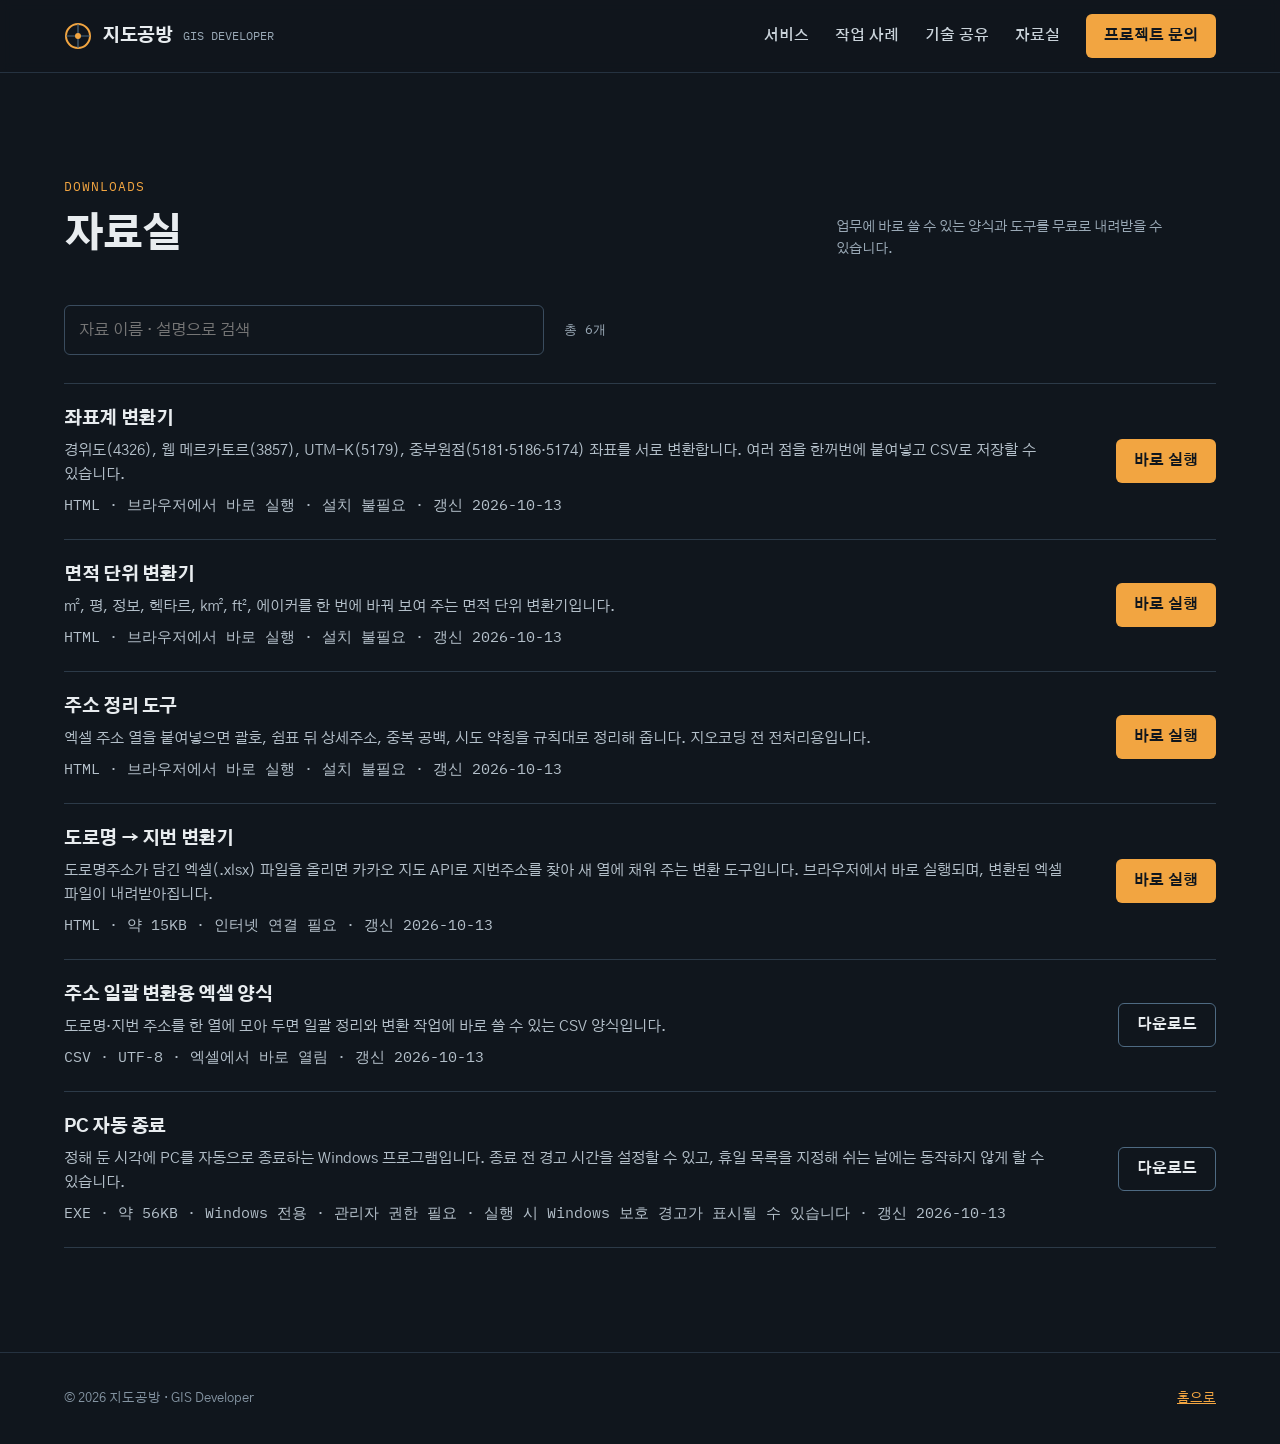
<file: public/resources.html>
<!doctype html>
<html lang="ko">
<head>
<meta charset="utf-8">
<meta name="viewport" content="width=device-width, initial-scale=1">
<title>자료실 | 지도공방</title>
<meta name="description" content="업무에 바로 쓸 수 있는 GIS 도구와 양식을 무료로 내려받을 수 있는 지도공방 자료실입니다.">
<link rel="icon" href="favicon.svg" type="image/svg+xml">
<link rel="preconnect" href="https://fonts.googleapis.com">
<link rel="preconnect" href="https://fonts.gstatic.com" crossorigin>
<link href="https://fonts.googleapis.com/css2?family=Gothic+A1:wght@400;500;600;700;800&family=IBM+Plex+Mono:wght@400;500&display=swap" rel="stylesheet">
<link rel="stylesheet" href="style.css">
</head>
<body>

<header class="top">
  <div class="wrap">
    <a class="brand" href="/">
      <svg width="28" height="28" viewBox="0 0 28 28" aria-hidden="true"><circle cx="14" cy="14" r="12" fill="none" stroke="#F2A541" stroke-width="2"/><path d="M14 2V26M2 14H26" stroke="#4E6A82" stroke-width="1.2"/><circle cx="14" cy="14" r="3" fill="#F2A541"/></svg>
      <b>지도공방</b><small>GIS DEVELOPER</small>
    </a>
    <nav class="nav" aria-label="주 메뉴">
      <a href="/#services">서비스</a>
      <a href="/#work">작업 사례</a>
      <a href="/#notes">기술 공유</a>
      <a href="/resources" aria-current="page">자료실</a>
      <a class="btn btn-primary" href="/#contact">프로젝트 문의</a>
    </nav>
  </div>
</header>

<main id="top">
  <section class="section" style="border-top:none">
    <div class="wrap">
      <div class="head split">
        <div class="head" style="margin:0"><span class="eyebrow">DOWNLOADS</span><h2>자료실</h2></div>
        <p class="note">업무에 바로 쓸 수 있는 양식과 도구를 무료로 내려받을 수 있습니다.</p>
      </div>
      <div class="tools">
        <input id="q" type="search" placeholder="자료 이름 · 설명으로 검색" aria-label="자료 검색">
        <span class="count" id="count" aria-live="polite"></span>
      </div>
      <ul class="files" id="files">
        <li data-title="좌표계 변환기">
          <div class="info"><b>좌표계 변환기</b><span>경위도(4326), 웹 메르카토르(3857), UTM-K(5179), 중부원점(5181·5186·5174) 좌표를 서로 변환합니다. 여러 점을 한꺼번에 붙여넣고 CSV로 저장할 수 있습니다.</span><span class="meta">HTML · 브라우저에서 바로 실행 · 설치 불필요 · 갱신 2026-10-13</span></div>
          <div class="acts"><a class="btn btn-primary" href="/tools/coordinate-converter">바로 실행</a></div>
        </li>
        <li data-title="면적 단위 변환기">
          <div class="info"><b>면적 단위 변환기</b><span>㎡, 평, 정보, 헥타르, ㎢, ft², 에이커를 한 번에 바꿔 보여 주는 면적 단위 변환기입니다.</span><span class="meta">HTML · 브라우저에서 바로 실행 · 설치 불필요 · 갱신 2026-10-13</span></div>
          <div class="acts"><a class="btn btn-primary" href="/tools/area-converter">바로 실행</a></div>
        </li>
        <li data-title="주소 정리 도구">
          <div class="info"><b>주소 정리 도구</b><span>엑셀 주소 열을 붙여넣으면 괄호, 쉼표 뒤 상세주소, 중복 공백, 시도 약칭을 규칙대로 정리해 줍니다. 지오코딩 전 전처리용입니다.</span><span class="meta">HTML · 브라우저에서 바로 실행 · 설치 불필요 · 갱신 2026-10-13</span></div>
          <div class="acts"><a class="btn btn-primary" href="/tools/address-cleaner">바로 실행</a></div>
        </li>
        <li data-title="도로명 → 지번 변환기">
          <div class="info"><b>도로명 → 지번 변환기</b><span>도로명주소가 담긴 엑셀(.xlsx) 파일을 올리면 카카오 지도 API로 지번주소를 찾아 새 열에 채워 주는 변환 도구입니다. 브라우저에서 바로 실행되며, 변환된 엑셀 파일이 내려받아집니다.</span><span class="meta">HTML · 약 15KB · 인터넷 연결 필요 · 갱신 2026-10-13</span></div>
          <div class="acts"><a class="btn btn-primary" href="downloads/도로명_지번_변환기.html" target="_blank" rel="noopener">바로 실행</a></div>
        </li>
        <li data-title="주소 일괄 변환용 엑셀 양식">
          <div class="info"><b>주소 일괄 변환용 엑셀 양식</b><span>도로명·지번 주소를 한 열에 모아 두면 일괄 정리와 변환 작업에 바로 쓸 수 있는 CSV 양식입니다.</span><span class="meta">CSV · UTF-8 · 엑셀에서 바로 열림 · 갱신 2026-10-13</span></div>
          <div class="acts"><a class="btn btn-ghost" href="downloads/address-template.csv" download>다운로드</a></div>
        </li>
        <li data-title="PC 자동 종료">
          <div class="info"><b>PC 자동 종료</b><span>정해 둔 시각에 PC를 자동으로 종료하는 Windows 프로그램입니다. 종료 전 경고 시간을 설정할 수 있고, 휴일 목록을 지정해 쉬는 날에는 동작하지 않게 할 수 있습니다.</span><span class="meta">EXE · 약 56KB · Windows 전용 · 관리자 권한 필요 · 실행 시 Windows 보호 경고가 표시될 수 있습니다 · 갱신 2026-10-13</span></div>
          <div class="acts"><a class="btn btn-ghost" href="downloads/PC자동종료.exe" download>다운로드</a></div>
        </li>
        <!-- 자료 추가: public/downloads/ 폴더에 파일을 넣고, 위 <li> 블록을 복사해 data-title·제목·설명·href·갱신일만 바꾸세요. 최신 자료를 맨 위에 두면 좋습니다. 25MiB 초과 파일은 GitHub 릴리즈 주소를 href에 넣으세요 -->
      </ul>
      <p class="empty" id="empty">검색 결과가 없습니다.</p>
    </div>
  </section>
</main>

<footer>
  <div class="wrap">
    <span>© <span id="yr">2026</span> 지도공방 · GIS Developer</span>
    <a href="/">홈으로</a>
  </div>
</footer>

<script>
(function(){
  var q=document.getElementById('q'),list=document.getElementById('files'),
      items=[].slice.call(list.children),count=document.getElementById('count'),empty=document.getElementById('empty');
  function run(){
    var k=q.value.trim().toLowerCase(),n=0;
    items.forEach(function(li){
      var hit=!k||li.textContent.toLowerCase().indexOf(k)>-1;
      li.style.display=hit?'':'none'; if(hit)n++;
    });
    count.textContent='총 '+n+'개';
    empty.style.display=n?'none':'block';
  }
  q.addEventListener('input',run); run();
})();
</script>
<script src="site.js" defer></script>
</body>
</html>
</file>
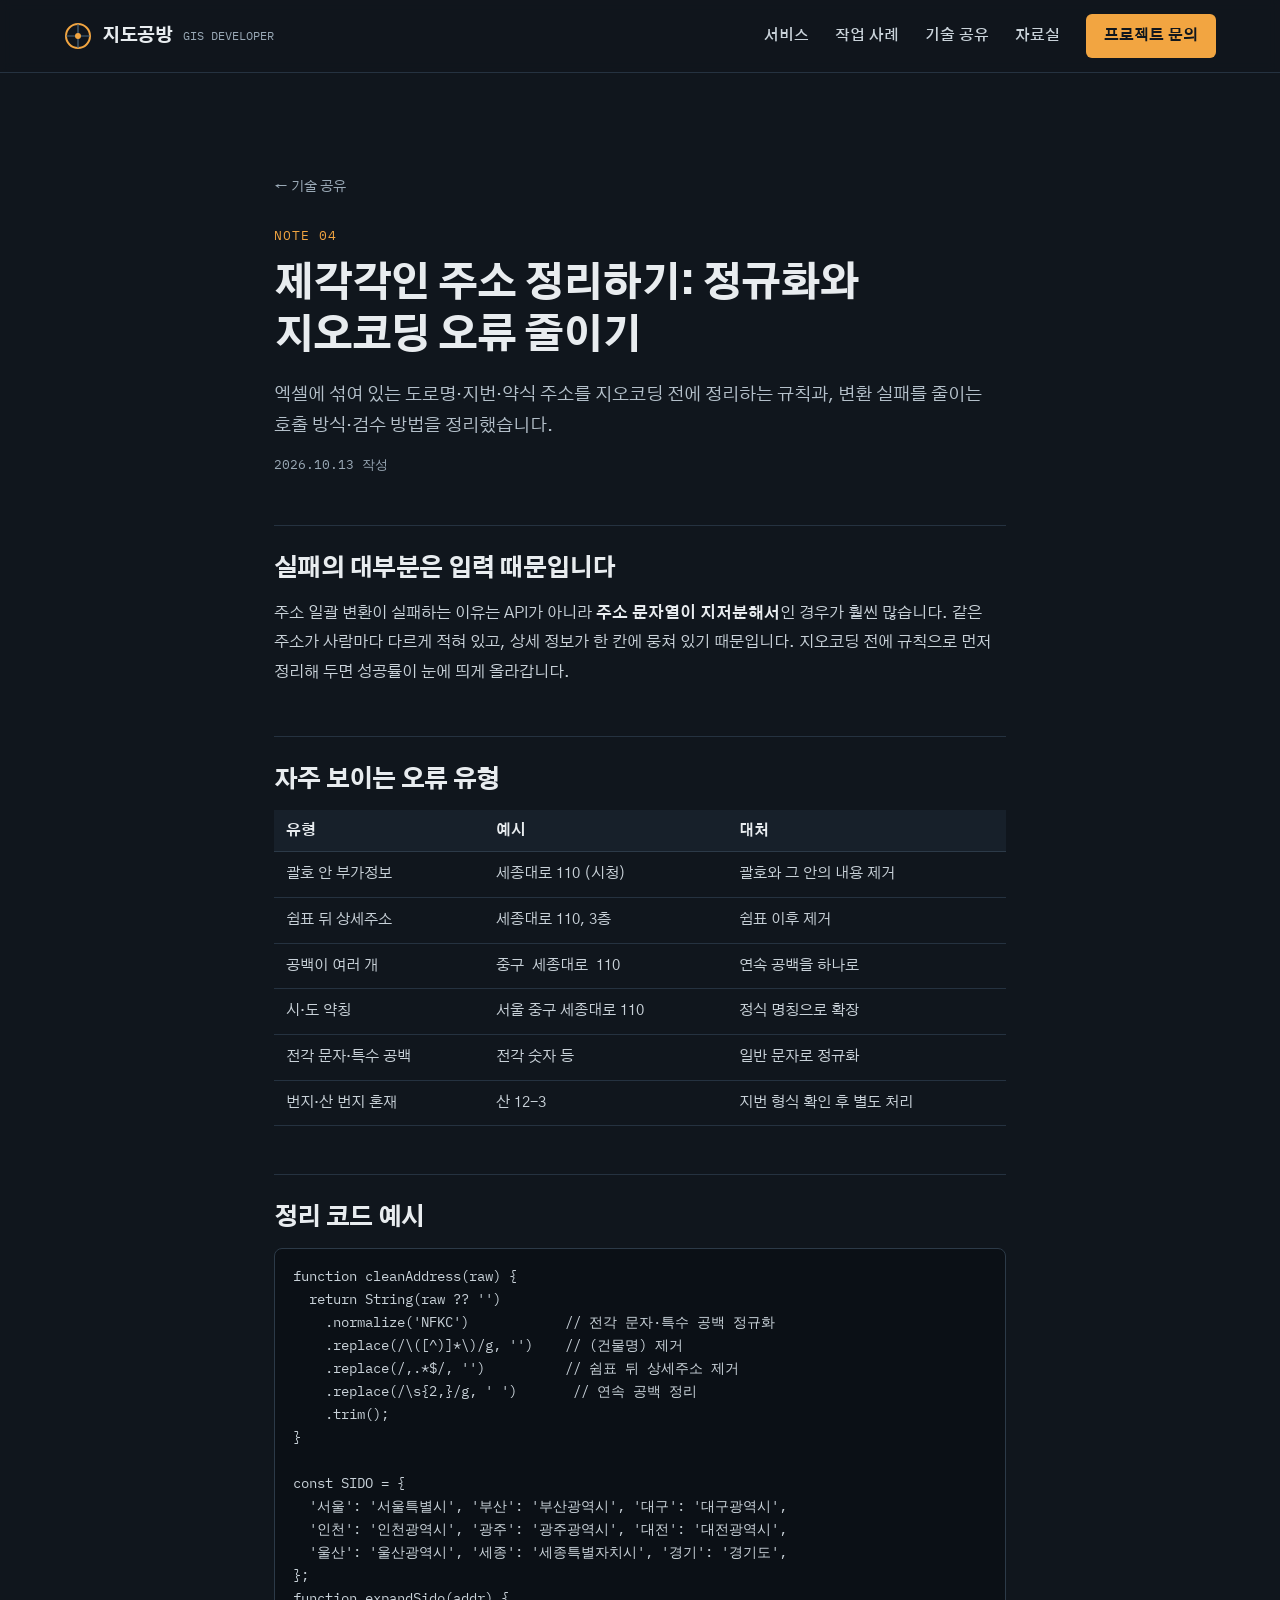
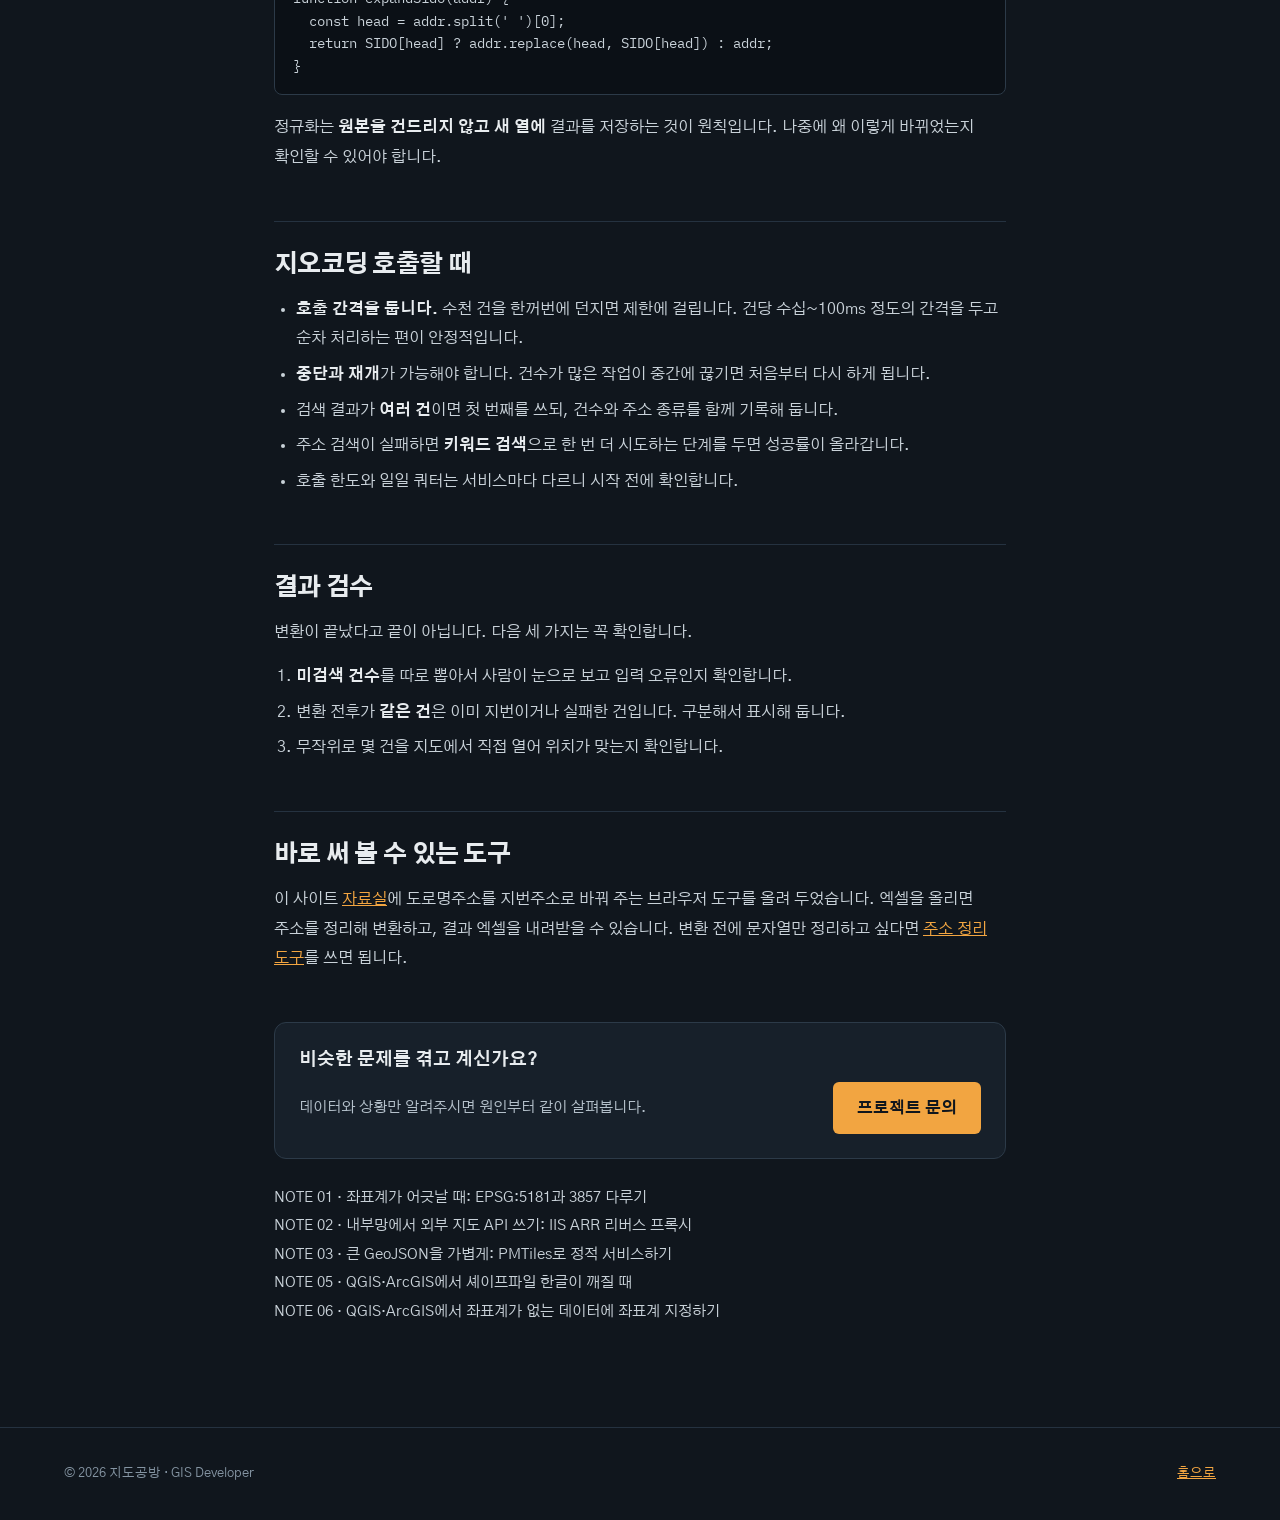
<file: public/notes/address-cleanup.html>
<!doctype html>
<html lang="ko">
<head>
<meta charset="utf-8">
<meta name="viewport" content="width=device-width, initial-scale=1">
<title>제각각인 주소 정리하기: 정규화와 지오코딩 오류 줄이기 | 지도공방</title>
<meta name="description" content="엑셀에 섞여 있는 도로명·지번·약식 주소를 지오코딩 전에 정리하는 규칙과, 변환 실패를 줄이는 호출 방식·검수 방법을 정리했습니다.">
<link rel="canonical" href="https://gis-portfolio.bdong8896.workers.dev/notes/address-cleanup">
<meta property="og:title" content="제각각인 주소 정리하기: 정규화와 지오코딩 오류 줄이기 | 지도공방">
<meta property="og:description" content="엑셀에 섞여 있는 도로명·지번·약식 주소를 지오코딩 전에 정리하는 규칙과, 변환 실패를 줄이는 호출 방식·검수 방법을 정리했습니다.">
<meta property="og:type" content="article">
<meta property="og:url" content="https://gis-portfolio.bdong8896.workers.dev/notes/address-cleanup">
<meta property="og:image" content="https://gis-portfolio.bdong8896.workers.dev/og.png">
<meta property="og:site_name" content="지도공방">
<meta property="og:locale" content="ko_KR">
<script type="application/ld+json">
{"@context":"https://schema.org","@type":"TechArticle","headline":"제각각인 주소 정리하기: 정규화와 지오코딩 오류 줄이기","description":"엑셀에 섞여 있는 도로명·지번·약식 주소를 지오코딩 전에 정리하는 규칙과, 변환 실패를 줄이는 호출 방식·검수 방법을 정리했습니다.","datePublished":"2026-10-13","dateModified":"2026-10-13","inLanguage":"ko","author":{"@type":"Organization","name":"지도공방"},"publisher":{"@type":"Organization","name":"지도공방"},"mainEntityOfPage":"https://gis-portfolio.bdong8896.workers.dev/notes/address-cleanup"}
</script>
<link rel="icon" href="../favicon.svg" type="image/svg+xml">
<link rel="preconnect" href="https://fonts.googleapis.com">
<link rel="preconnect" href="https://fonts.gstatic.com" crossorigin>
<link href="https://fonts.googleapis.com/css2?family=Gothic+A1:wght@400;500;600;700;800&family=IBM+Plex+Mono:wght@400;500&display=swap" rel="stylesheet">
<link rel="stylesheet" href="../style.css">
</head>
<body>
<header class="top">
  <div class="wrap">
    <a class="brand" href="/">
      <svg width="28" height="28" viewBox="0 0 28 28" aria-hidden="true"><circle cx="14" cy="14" r="12" fill="none" stroke="#F2A541" stroke-width="2"/><path d="M14 2V26M2 14H26" stroke="#4E6A82" stroke-width="1.2"/><circle cx="14" cy="14" r="3" fill="#F2A541"/></svg>
      <b>지도공방</b><small>GIS DEVELOPER</small>
    </a>
    <nav class="nav" aria-label="주 메뉴">
      <a href="/#services">서비스</a>
      <a href="/#work">작업 사례</a>
      <a href="/#notes" aria-current="page">기술 공유</a>
      <a href="/resources">자료실</a>
      <a class="btn btn-primary" href="/#contact">프로젝트 문의</a>
    </nav>
  </div>
</header>
<main id="top">
  <article class="section prose-wrap" style="border-top:none">
    <div class="wrap prose">
      <a class="back" href="/#notes">← 기술 공유</a>
      <span class="eyebrow">NOTE 04</span>
      <h1>제각각인 주소 정리하기: 정규화와 지오코딩 오류 줄이기</h1>
      <p class="lead">엑셀에 섞여 있는 도로명·지번·약식 주소를 지오코딩 전에 정리하는 규칙과, 변환 실패를 줄이는 호출 방식·검수 방법을 정리했습니다.</p>
      <p class="pub">2026.10.13 작성</p>

      <h2>실패의 대부분은 입력 때문입니다</h2>
      <p>주소 일괄 변환이 실패하는 이유는 API가 아니라 <b>주소 문자열이 지저분해서</b>인 경우가 훨씬 많습니다. 같은 주소가 사람마다 다르게 적혀 있고, 상세 정보가 한 칸에 뭉쳐 있기 때문입니다. 지오코딩 전에 규칙으로 먼저 정리해 두면 성공률이 눈에 띄게 올라갑니다.</p>

      <h2>자주 보이는 오류 유형</h2>
      <div class="tbl"><table>
        <thead><tr><th>유형</th><th>예시</th><th>대처</th></tr></thead>
        <tbody>
          <tr><td>괄호 안 부가정보</td><td>세종대로 110 (시청)</td><td>괄호와 그 안의 내용 제거</td></tr>
          <tr><td>쉼표 뒤 상세주소</td><td>세종대로 110, 3층</td><td>쉼표 이후 제거</td></tr>
          <tr><td>공백이 여러 개</td><td>중구 &nbsp;세종대로 &nbsp;110</td><td>연속 공백을 하나로</td></tr>
          <tr><td>시·도 약칭</td><td>서울 중구 세종대로 110</td><td>정식 명칭으로 확장</td></tr>
          <tr><td>전각 문자·특수 공백</td><td>전각 숫자 등</td><td>일반 문자로 정규화</td></tr>
          <tr><td>번지·산 번지 혼재</td><td>산 12-3</td><td>지번 형식 확인 후 별도 처리</td></tr>
        </tbody>
      </table></div>

      <h2>정리 코드 예시</h2>
      <pre><code>function cleanAddress(raw) {
  return String(raw ?? '')
    .normalize('NFKC')            // 전각 문자·특수 공백 정규화
    .replace(/\([^)]*\)/g, '')    // (건물명) 제거
    .replace(/,.*$/, '')          // 쉼표 뒤 상세주소 제거
    .replace(/\s{2,}/g, ' ')       // 연속 공백 정리
    .trim();
}

const SIDO = {
  '서울': '서울특별시', '부산': '부산광역시', '대구': '대구광역시',
  '인천': '인천광역시', '광주': '광주광역시', '대전': '대전광역시',
  '울산': '울산광역시', '세종': '세종특별자치시', '경기': '경기도',
};
function expandSido(addr) {
  const head = addr.split(' ')[0];
  return SIDO[head] ? addr.replace(head, SIDO[head]) : addr;
}</code></pre>
      <p>정규화는 <b>원본을 건드리지 않고 새 열에</b> 결과를 저장하는 것이 원칙입니다. 나중에 왜 이렇게 바뀌었는지 확인할 수 있어야 합니다.</p>

      <h2>지오코딩 호출할 때</h2>
      <ul>
        <li><b>호출 간격을 둡니다.</b> 수천 건을 한꺼번에 던지면 제한에 걸립니다. 건당 수십~100ms 정도의 간격을 두고 순차 처리하는 편이 안정적입니다.</li>
        <li><b>중단과 재개</b>가 가능해야 합니다. 건수가 많은 작업이 중간에 끊기면 처음부터 다시 하게 됩니다.</li>
        <li>검색 결과가 <b>여러 건</b>이면 첫 번째를 쓰되, 건수와 주소 종류를 함께 기록해 둡니다.</li>
        <li>주소 검색이 실패하면 <b>키워드 검색</b>으로 한 번 더 시도하는 단계를 두면 성공률이 올라갑니다.</li>
        <li>호출 한도와 일일 쿼터는 서비스마다 다르니 시작 전에 확인합니다.</li>
      </ul>

      <h2>결과 검수</h2>
      <p>변환이 끝났다고 끝이 아닙니다. 다음 세 가지는 꼭 확인합니다.</p>
      <ol>
        <li><b>미검색 건수</b>를 따로 뽑아서 사람이 눈으로 보고 입력 오류인지 확인합니다.</li>
        <li>변환 전후가 <b>같은 건</b>은 이미 지번이거나 실패한 건입니다. 구분해서 표시해 둡니다.</li>
        <li>무작위로 몇 건을 지도에서 직접 열어 위치가 맞는지 확인합니다.</li>
      </ol>

      <h2>바로 써 볼 수 있는 도구</h2>
      <p>이 사이트 <a href="/resources">자료실</a>에 도로명주소를 지번주소로 바꿔 주는 브라우저 도구를 올려 두었습니다. 엑셀을 올리면 주소를 정리해 변환하고, 결과 엑셀을 내려받을 수 있습니다. 변환 전에 문자열만 정리하고 싶다면 <a href="/tools/address-cleaner">주소 정리 도구</a>를 쓰면 됩니다.</p>

      <aside class="callout">
        <b>비슷한 문제를 겪고 계신가요?</b>
        <span>데이터와 상황만 알려주시면 원인부터 같이 살펴봅니다.</span>
        <a class="btn btn-primary" href="/#contact">프로젝트 문의</a>
      </aside>
      <nav class="more-notes" aria-label="다른 글"><a href="/notes/coordinate-systems">NOTE 01 · 좌표계가 어긋날 때: EPSG:5181과 3857 다루기</a><a href="/notes/iis-arr-proxy">NOTE 02 · 내부망에서 외부 지도 API 쓰기: IIS ARR 리버스 프록시</a><a href="/notes/geojson-to-pmtiles">NOTE 03 · 큰 GeoJSON을 가볍게: PMTiles로 정적 서비스하기</a><a href="/notes/shp-korean-encoding">NOTE 05 · QGIS·ArcGIS에서 셰이프파일 한글이 깨질 때</a><a href="/notes/define-vs-reproject">NOTE 06 · QGIS·ArcGIS에서 좌표계가 없는 데이터에 좌표계 지정하기</a></nav>
    </div>
  </article>
</main>
<footer>
  <div class="wrap">
    <span>© <span id="yr">2026</span> 지도공방 · GIS Developer</span>
    <a href="/">홈으로</a>
  </div>
</footer>
<script src="../site.js" defer></script>
</body>
</html>
</file>
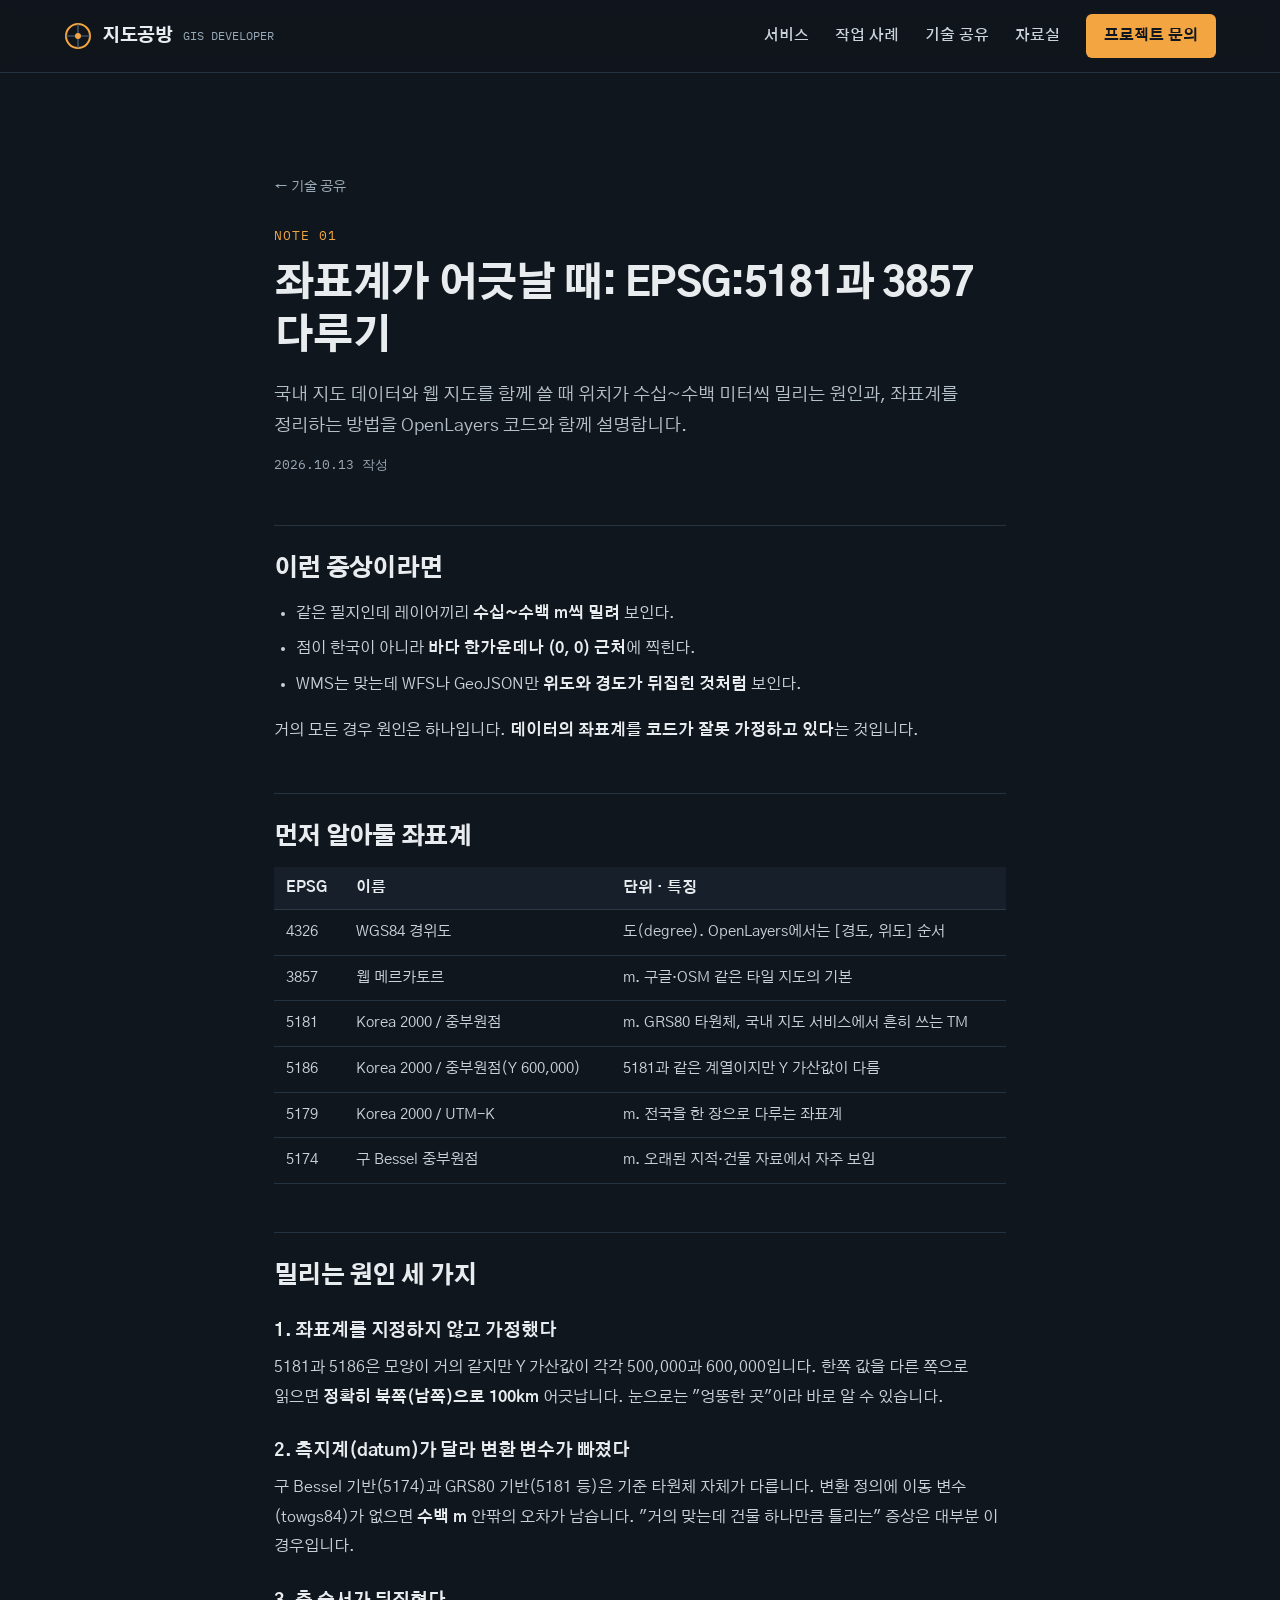
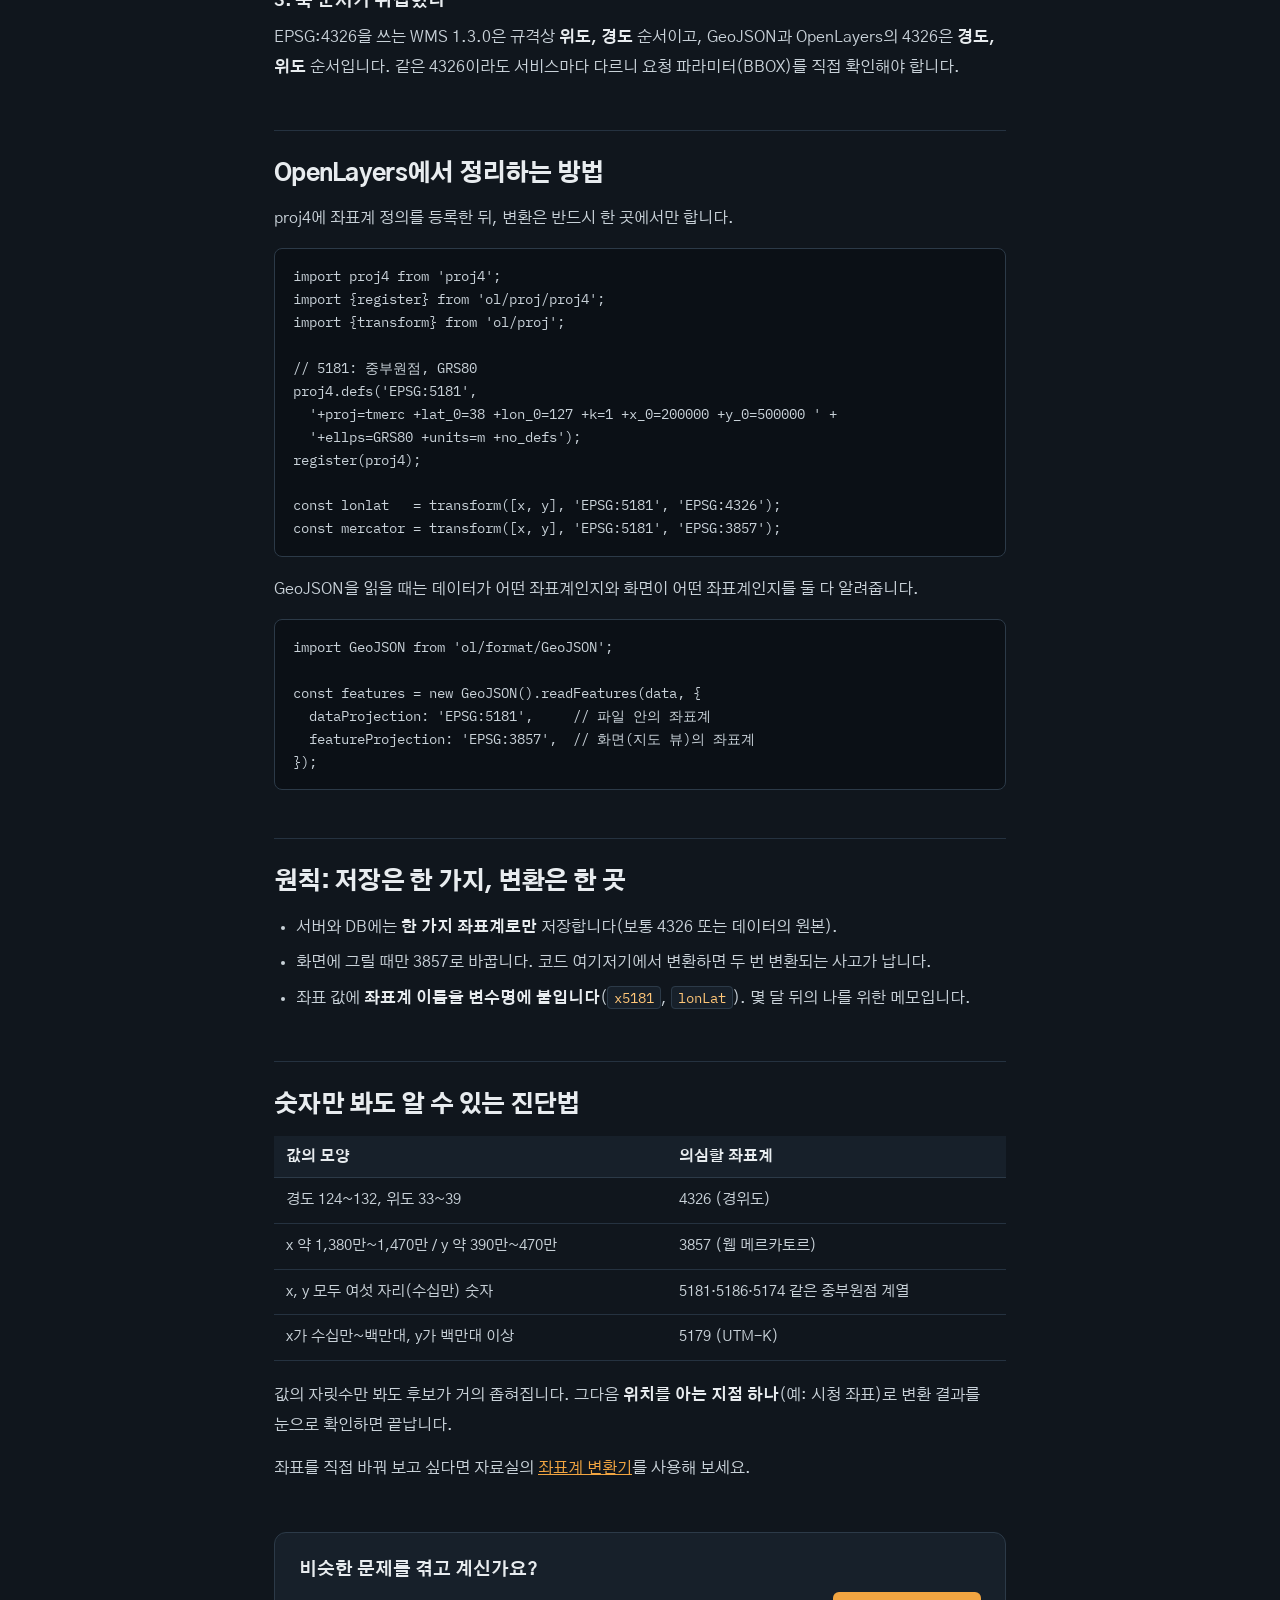
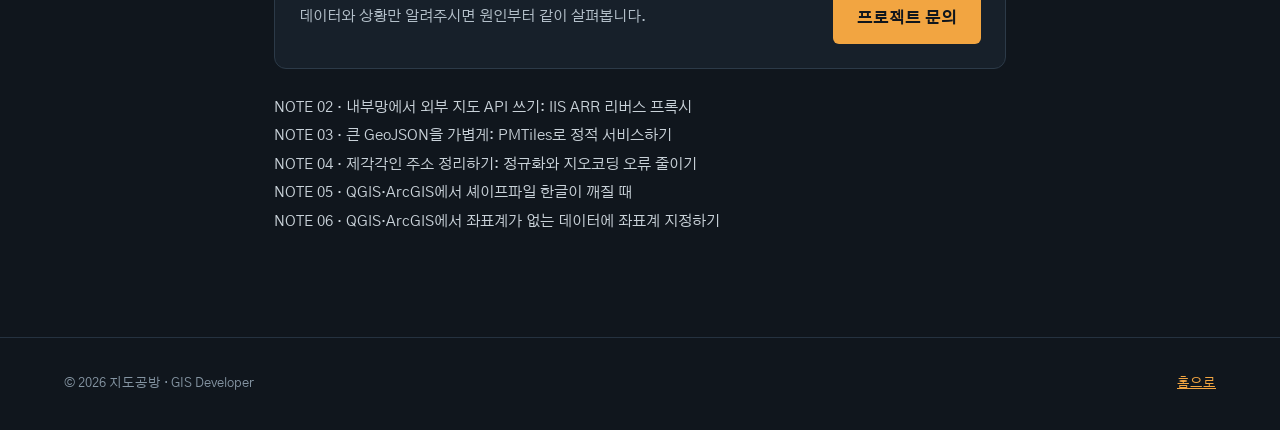
<file: public/notes/coordinate-systems.html>
<!doctype html>
<html lang="ko">
<head>
<meta charset="utf-8">
<meta name="viewport" content="width=device-width, initial-scale=1">
<title>좌표계가 어긋날 때: EPSG:5181과 3857 다루기 | 지도공방</title>
<meta name="description" content="국내 지도 데이터와 웹 지도를 함께 쓸 때 위치가 수십~수백 미터씩 밀리는 원인과, 좌표계를 정리하는 방법을 OpenLayers 코드와 함께 설명합니다.">
<link rel="canonical" href="https://gis-portfolio.bdong8896.workers.dev/notes/coordinate-systems">
<meta property="og:title" content="좌표계가 어긋날 때: EPSG:5181과 3857 다루기 | 지도공방">
<meta property="og:description" content="국내 지도 데이터와 웹 지도를 함께 쓸 때 위치가 수십~수백 미터씩 밀리는 원인과, 좌표계를 정리하는 방법을 OpenLayers 코드와 함께 설명합니다.">
<meta property="og:type" content="article">
<meta property="og:url" content="https://gis-portfolio.bdong8896.workers.dev/notes/coordinate-systems">
<meta property="og:image" content="https://gis-portfolio.bdong8896.workers.dev/og.png">
<meta property="og:site_name" content="지도공방">
<meta property="og:locale" content="ko_KR">
<script type="application/ld+json">
{"@context":"https://schema.org","@type":"TechArticle","headline":"좌표계가 어긋날 때: EPSG:5181과 3857 다루기","description":"국내 지도 데이터와 웹 지도를 함께 쓸 때 위치가 수십~수백 미터씩 밀리는 원인과, 좌표계를 정리하는 방법을 OpenLayers 코드와 함께 설명합니다.","datePublished":"2026-10-13","dateModified":"2026-10-13","inLanguage":"ko","author":{"@type":"Organization","name":"지도공방"},"publisher":{"@type":"Organization","name":"지도공방"},"mainEntityOfPage":"https://gis-portfolio.bdong8896.workers.dev/notes/coordinate-systems"}
</script>
<link rel="icon" href="../favicon.svg" type="image/svg+xml">
<link rel="preconnect" href="https://fonts.googleapis.com">
<link rel="preconnect" href="https://fonts.gstatic.com" crossorigin>
<link href="https://fonts.googleapis.com/css2?family=Gothic+A1:wght@400;500;600;700;800&family=IBM+Plex+Mono:wght@400;500&display=swap" rel="stylesheet">
<link rel="stylesheet" href="../style.css">
</head>
<body>
<header class="top">
  <div class="wrap">
    <a class="brand" href="/">
      <svg width="28" height="28" viewBox="0 0 28 28" aria-hidden="true"><circle cx="14" cy="14" r="12" fill="none" stroke="#F2A541" stroke-width="2"/><path d="M14 2V26M2 14H26" stroke="#4E6A82" stroke-width="1.2"/><circle cx="14" cy="14" r="3" fill="#F2A541"/></svg>
      <b>지도공방</b><small>GIS DEVELOPER</small>
    </a>
    <nav class="nav" aria-label="주 메뉴">
      <a href="/#services">서비스</a>
      <a href="/#work">작업 사례</a>
      <a href="/#notes" aria-current="page">기술 공유</a>
      <a href="/resources">자료실</a>
      <a class="btn btn-primary" href="/#contact">프로젝트 문의</a>
    </nav>
  </div>
</header>
<main id="top">
  <article class="section prose-wrap" style="border-top:none">
    <div class="wrap prose">
      <a class="back" href="/#notes">← 기술 공유</a>
      <span class="eyebrow">NOTE 01</span>
      <h1>좌표계가 어긋날 때: EPSG:5181과 3857 다루기</h1>
      <p class="lead">국내 지도 데이터와 웹 지도를 함께 쓸 때 위치가 수십~수백 미터씩 밀리는 원인과, 좌표계를 정리하는 방법을 OpenLayers 코드와 함께 설명합니다.</p>
      <p class="pub">2026.10.13 작성</p>

      <h2>이런 증상이라면</h2>
      <ul>
        <li>같은 필지인데 레이어끼리 <b>수십~수백 m씩 밀려</b> 보인다.</li>
        <li>점이 한국이 아니라 <b>바다 한가운데나 (0, 0) 근처</b>에 찍힌다.</li>
        <li>WMS는 맞는데 WFS나 GeoJSON만 <b>위도와 경도가 뒤집힌 것처럼</b> 보인다.</li>
      </ul>
      <p>거의 모든 경우 원인은 하나입니다. <b>데이터의 좌표계를 코드가 잘못 가정하고 있다</b>는 것입니다.</p>

      <h2>먼저 알아둘 좌표계</h2>
      <div class="tbl"><table>
        <thead><tr><th>EPSG</th><th>이름</th><th>단위 · 특징</th></tr></thead>
        <tbody>
          <tr><td>4326</td><td>WGS84 경위도</td><td>도(degree). OpenLayers에서는 [경도, 위도] 순서</td></tr>
          <tr><td>3857</td><td>웹 메르카토르</td><td>m. 구글·OSM 같은 타일 지도의 기본</td></tr>
          <tr><td>5181</td><td>Korea 2000 / 중부원점</td><td>m. GRS80 타원체, 국내 지도 서비스에서 흔히 쓰는 TM</td></tr>
          <tr><td>5186</td><td>Korea 2000 / 중부원점(Y 600,000)</td><td>5181과 같은 계열이지만 Y 가산값이 다름</td></tr>
          <tr><td>5179</td><td>Korea 2000 / UTM-K</td><td>m. 전국을 한 장으로 다루는 좌표계</td></tr>
          <tr><td>5174</td><td>구 Bessel 중부원점</td><td>m. 오래된 지적·건물 자료에서 자주 보임</td></tr>
        </tbody>
      </table></div>

      <h2>밀리는 원인 세 가지</h2>
      <h3>1. 좌표계를 지정하지 않고 가정했다</h3>
      <p>5181과 5186은 모양이 거의 같지만 Y 가산값이 각각 500,000과 600,000입니다. 한쪽 값을 다른 쪽으로 읽으면 <b>정확히 북쪽(남쪽)으로 100km</b> 어긋납니다. 눈으로는 "엉뚱한 곳"이라 바로 알 수 있습니다.</p>
      <h3>2. 측지계(datum)가 달라 변환 변수가 빠졌다</h3>
      <p>구 Bessel 기반(5174)과 GRS80 기반(5181 등)은 기준 타원체 자체가 다릅니다. 변환 정의에 이동 변수(towgs84)가 없으면 <b>수백 m</b> 안팎의 오차가 남습니다. "거의 맞는데 건물 하나만큼 틀리는" 증상은 대부분 이 경우입니다.</p>
      <h3>3. 축 순서가 뒤집혔다</h3>
      <p>EPSG:4326을 쓰는 WMS 1.3.0은 규격상 <b>위도, 경도</b> 순서이고, GeoJSON과 OpenLayers의 4326은 <b>경도, 위도</b> 순서입니다. 같은 4326이라도 서비스마다 다르니 요청 파라미터(BBOX)를 직접 확인해야 합니다.</p>

      <h2>OpenLayers에서 정리하는 방법</h2>
      <p>proj4에 좌표계 정의를 등록한 뒤, 변환은 반드시 한 곳에서만 합니다.</p>
      <pre><code>import proj4 from 'proj4';
import {register} from 'ol/proj/proj4';
import {transform} from 'ol/proj';

// 5181: 중부원점, GRS80
proj4.defs('EPSG:5181',
  '+proj=tmerc +lat_0=38 +lon_0=127 +k=1 +x_0=200000 +y_0=500000 ' +
  '+ellps=GRS80 +units=m +no_defs');
register(proj4);

const lonlat   = transform([x, y], 'EPSG:5181', 'EPSG:4326');
const mercator = transform([x, y], 'EPSG:5181', 'EPSG:3857');</code></pre>
      <p>GeoJSON을 읽을 때는 데이터가 어떤 좌표계인지와 화면이 어떤 좌표계인지를 둘 다 알려줍니다.</p>
      <pre><code>import GeoJSON from 'ol/format/GeoJSON';

const features = new GeoJSON().readFeatures(data, {
  dataProjection: 'EPSG:5181',     // 파일 안의 좌표계
  featureProjection: 'EPSG:3857',  // 화면(지도 뷰)의 좌표계
});</code></pre>

      <h2>원칙: 저장은 한 가지, 변환은 한 곳</h2>
      <ul>
        <li>서버와 DB에는 <b>한 가지 좌표계로만</b> 저장합니다(보통 4326 또는 데이터의 원본).</li>
        <li>화면에 그릴 때만 3857로 바꿉니다. 코드 여기저기에서 변환하면 두 번 변환되는 사고가 납니다.</li>
        <li>좌표 값에 <b>좌표계 이름을 변수명에 붙입니다</b>(<code>x5181</code>, <code>lonLat</code>). 몇 달 뒤의 나를 위한 메모입니다.</li>
      </ul>

      <h2>숫자만 봐도 알 수 있는 진단법</h2>
      <div class="tbl"><table>
        <thead><tr><th>값의 모양</th><th>의심할 좌표계</th></tr></thead>
        <tbody>
          <tr><td>경도 124~132, 위도 33~39</td><td>4326 (경위도)</td></tr>
          <tr><td>x 약 1,380만~1,470만 / y 약 390만~470만</td><td>3857 (웹 메르카토르)</td></tr>
          <tr><td>x, y 모두 여섯 자리(수십만) 숫자</td><td>5181·5186·5174 같은 중부원점 계열</td></tr>
          <tr><td>x가 수십만~백만대, y가 백만대 이상</td><td>5179 (UTM-K)</td></tr>
        </tbody>
      </table></div>
      <p>값의 자릿수만 봐도 후보가 거의 좁혀집니다. 그다음 <b>위치를 아는 지점 하나</b>(예: 시청 좌표)로 변환 결과를 눈으로 확인하면 끝납니다.</p>

      <p>좌표를 직접 바꿔 보고 싶다면 자료실의 <a href="/tools/coordinate-converter">좌표계 변환기</a>를 사용해 보세요.</p>

      <aside class="callout">
        <b>비슷한 문제를 겪고 계신가요?</b>
        <span>데이터와 상황만 알려주시면 원인부터 같이 살펴봅니다.</span>
        <a class="btn btn-primary" href="/#contact">프로젝트 문의</a>
      </aside>
      <nav class="more-notes" aria-label="다른 글"><a href="/notes/iis-arr-proxy">NOTE 02 · 내부망에서 외부 지도 API 쓰기: IIS ARR 리버스 프록시</a><a href="/notes/geojson-to-pmtiles">NOTE 03 · 큰 GeoJSON을 가볍게: PMTiles로 정적 서비스하기</a><a href="/notes/address-cleanup">NOTE 04 · 제각각인 주소 정리하기: 정규화와 지오코딩 오류 줄이기</a><a href="/notes/shp-korean-encoding">NOTE 05 · QGIS·ArcGIS에서 셰이프파일 한글이 깨질 때</a><a href="/notes/define-vs-reproject">NOTE 06 · QGIS·ArcGIS에서 좌표계가 없는 데이터에 좌표계 지정하기</a></nav>
    </div>
  </article>
</main>
<footer>
  <div class="wrap">
    <span>© <span id="yr">2026</span> 지도공방 · GIS Developer</span>
    <a href="/">홈으로</a>
  </div>
</footer>
<script src="../site.js" defer></script>
</body>
</html>
</file>
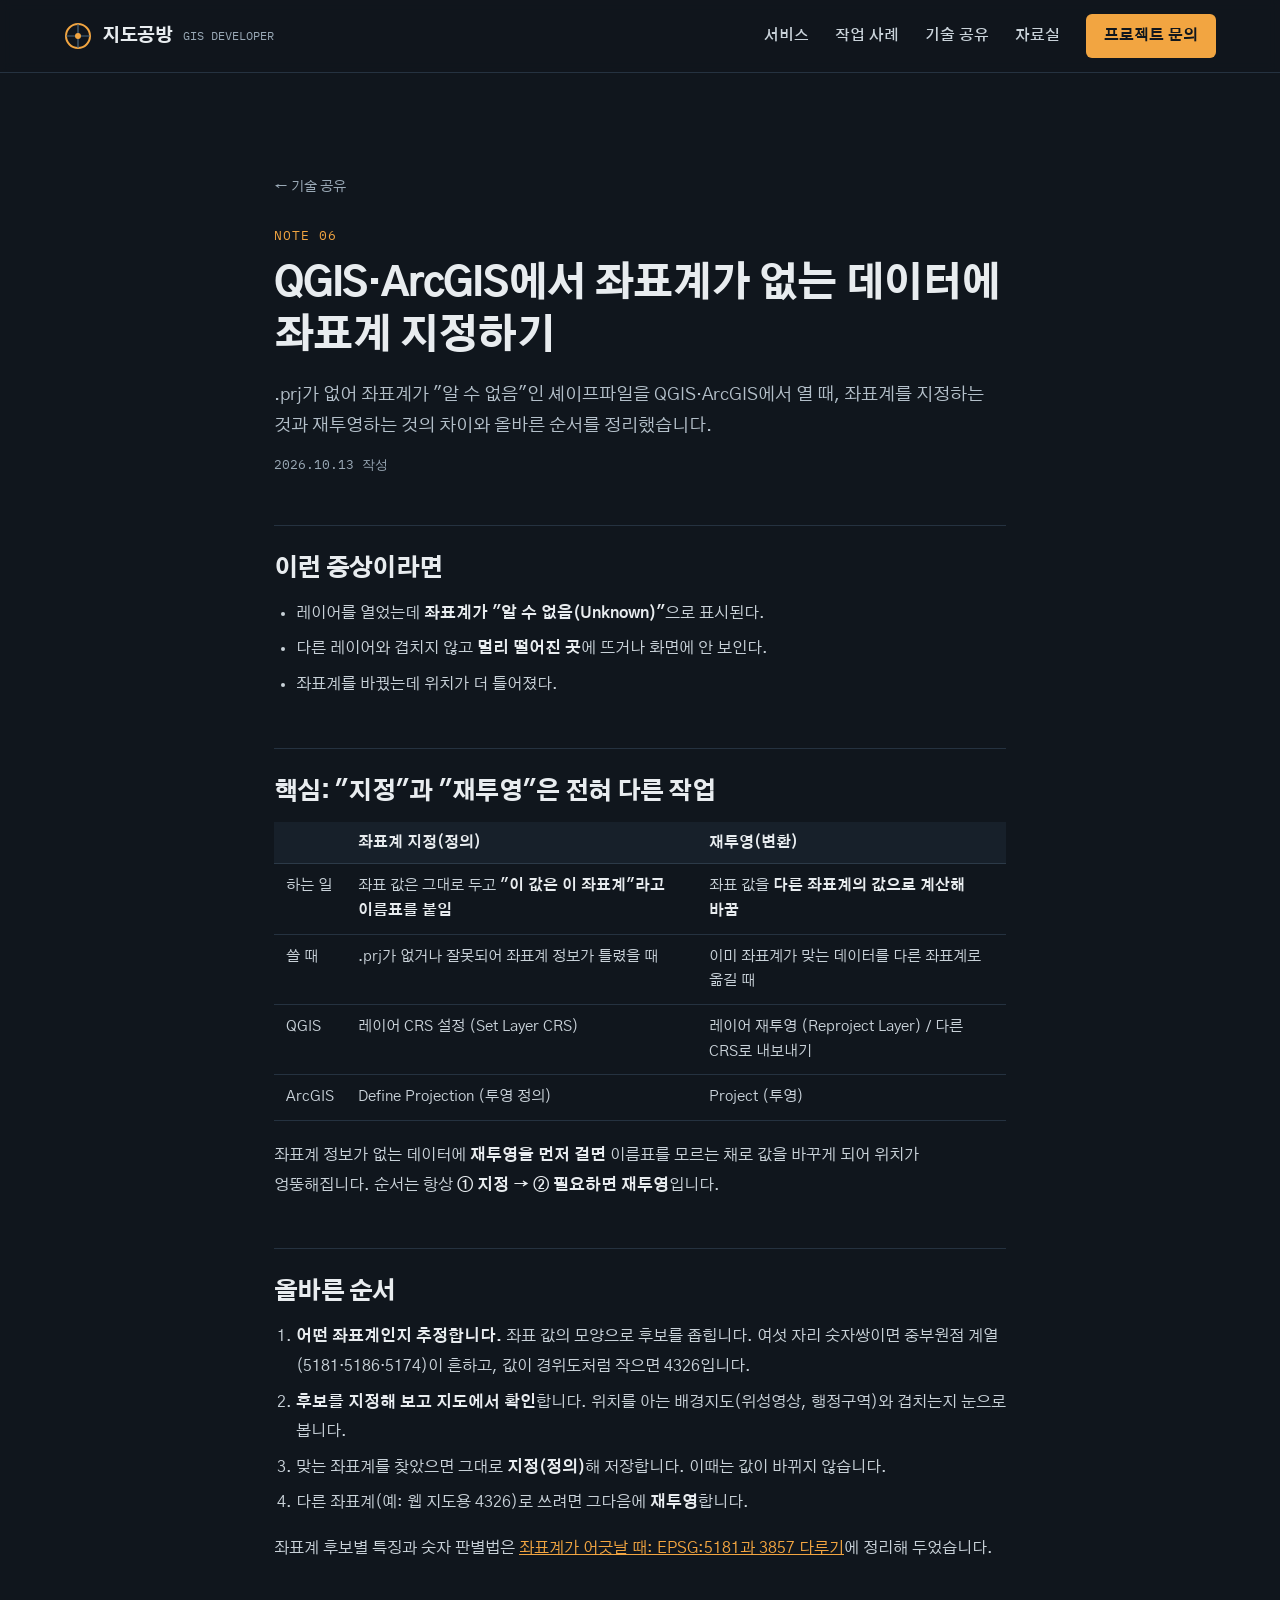
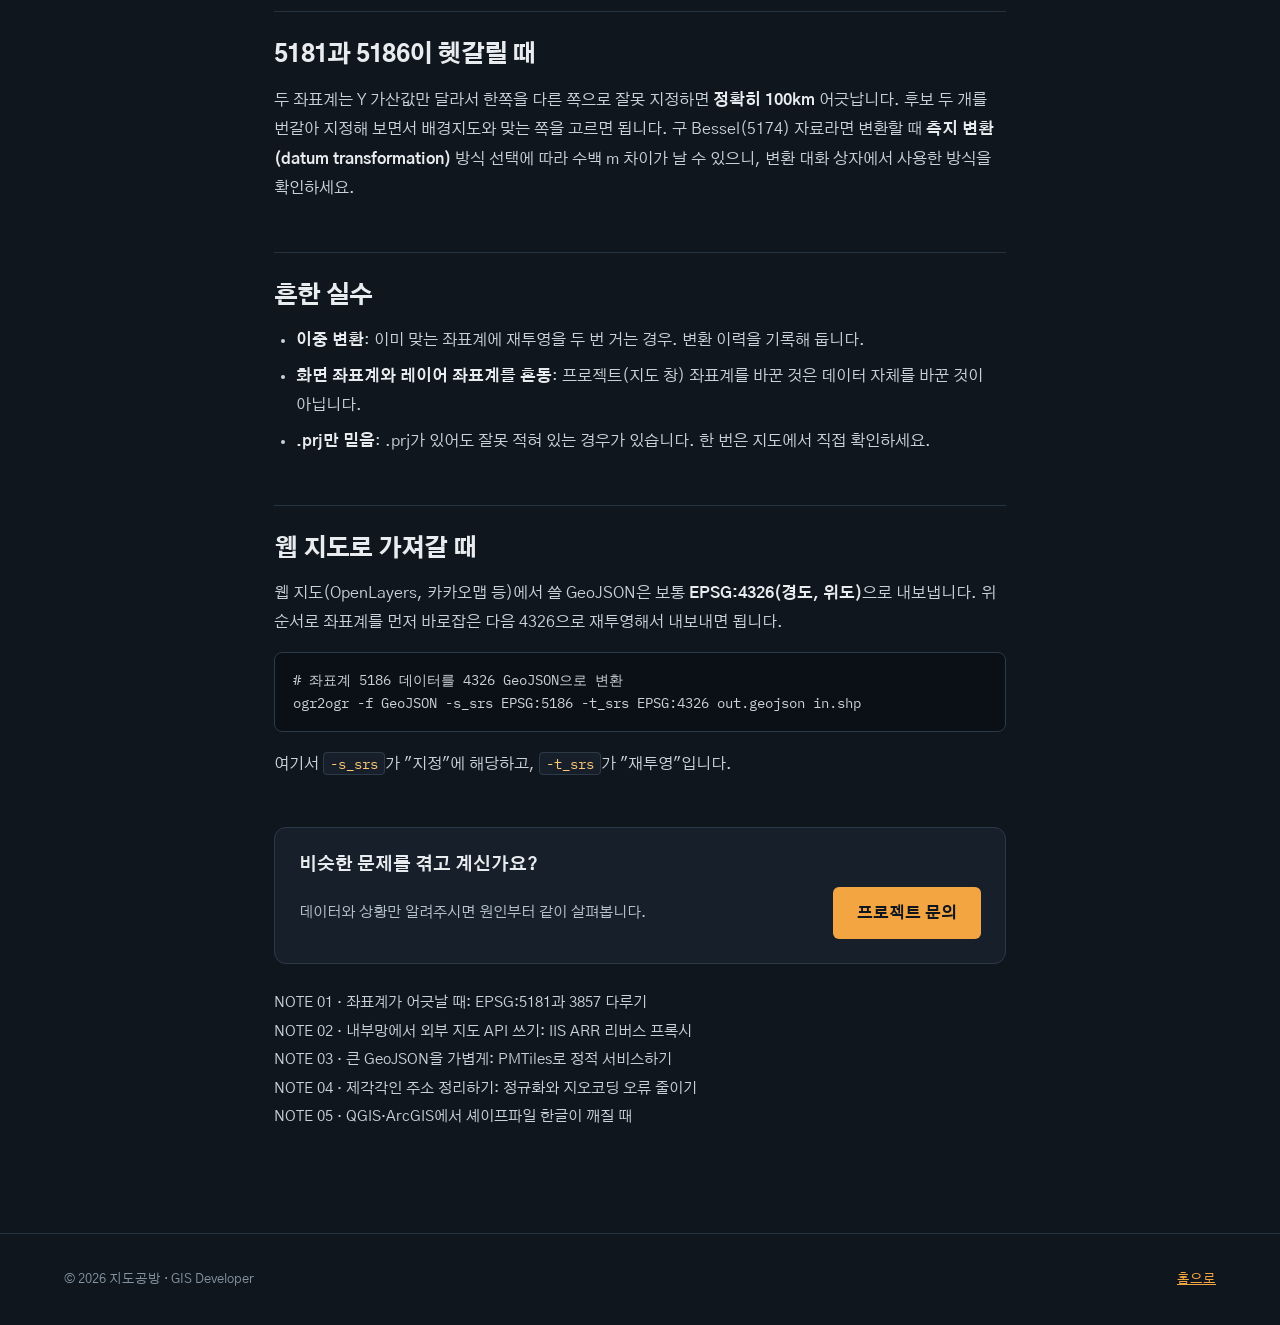
<file: public/notes/define-vs-reproject.html>
<!doctype html>
<html lang="ko">
<head>
<meta charset="utf-8">
<meta name="viewport" content="width=device-width, initial-scale=1">
<title>QGIS·ArcGIS에서 좌표계가 없는 데이터에 좌표계 지정하기 | 지도공방</title>
<meta name="description" content=".prj가 없어 좌표계가 "알 수 없음"인 셰이프파일을 QGIS·ArcGIS에서 열 때, 좌표계를 지정하는 것과 재투영하는 것의 차이와 올바른 순서를 정리했습니다.">
<link rel="canonical" href="https://gis-portfolio.bdong8896.workers.dev/notes/define-vs-reproject">
<meta property="og:title" content="QGIS·ArcGIS에서 좌표계가 없는 데이터에 좌표계 지정하기 | 지도공방">
<meta property="og:description" content=".prj가 없어 좌표계가 "알 수 없음"인 셰이프파일을 QGIS·ArcGIS에서 열 때, 좌표계를 지정하는 것과 재투영하는 것의 차이와 올바른 순서를 정리했습니다.">
<meta property="og:type" content="article">
<meta property="og:url" content="https://gis-portfolio.bdong8896.workers.dev/notes/define-vs-reproject">
<meta property="og:image" content="https://gis-portfolio.bdong8896.workers.dev/og.png">
<meta property="og:site_name" content="지도공방">
<meta property="og:locale" content="ko_KR">
<script type="application/ld+json">
{"@context":"https://schema.org","@type":"TechArticle","headline":"QGIS·ArcGIS에서 좌표계가 없는 데이터에 좌표계 지정하기","description":".prj가 없어 좌표계가 "알 수 없음"인 셰이프파일을 QGIS·ArcGIS에서 열 때, 좌표계를 지정하는 것과 재투영하는 것의 차이와 올바른 순서를 정리했습니다.","datePublished":"2026-10-13","dateModified":"2026-10-13","inLanguage":"ko","author":{"@type":"Organization","name":"지도공방"},"publisher":{"@type":"Organization","name":"지도공방"},"mainEntityOfPage":"https://gis-portfolio.bdong8896.workers.dev/notes/define-vs-reproject"}
</script>
<link rel="icon" href="../favicon.svg" type="image/svg+xml">
<link rel="preconnect" href="https://fonts.googleapis.com">
<link rel="preconnect" href="https://fonts.gstatic.com" crossorigin>
<link href="https://fonts.googleapis.com/css2?family=Gothic+A1:wght@400;500;600;700;800&family=IBM+Plex+Mono:wght@400;500&display=swap" rel="stylesheet">
<link rel="stylesheet" href="../style.css">
</head>
<body>
<header class="top">
  <div class="wrap">
    <a class="brand" href="/">
      <svg width="28" height="28" viewBox="0 0 28 28" aria-hidden="true"><circle cx="14" cy="14" r="12" fill="none" stroke="#F2A541" stroke-width="2"/><path d="M14 2V26M2 14H26" stroke="#4E6A82" stroke-width="1.2"/><circle cx="14" cy="14" r="3" fill="#F2A541"/></svg>
      <b>지도공방</b><small>GIS DEVELOPER</small>
    </a>
    <nav class="nav" aria-label="주 메뉴">
      <a href="/#services">서비스</a>
      <a href="/#work">작업 사례</a>
      <a href="/#notes" aria-current="page">기술 공유</a>
      <a href="/resources">자료실</a>
      <a class="btn btn-primary" href="/#contact">프로젝트 문의</a>
    </nav>
  </div>
</header>
<main id="top">
  <article class="section prose-wrap" style="border-top:none">
    <div class="wrap prose">
      <a class="back" href="/#notes">← 기술 공유</a>
      <span class="eyebrow">NOTE 06</span>
      <h1>QGIS·ArcGIS에서 좌표계가 없는 데이터에 좌표계 지정하기</h1>
      <p class="lead">.prj가 없어 좌표계가 "알 수 없음"인 셰이프파일을 QGIS·ArcGIS에서 열 때, 좌표계를 지정하는 것과 재투영하는 것의 차이와 올바른 순서를 정리했습니다.</p>
      <p class="pub">2026.10.13 작성</p>

      <h2>이런 증상이라면</h2>
      <ul>
        <li>레이어를 열었는데 <b>좌표계가 "알 수 없음(Unknown)"</b>으로 표시된다.</li>
        <li>다른 레이어와 겹치지 않고 <b>멀리 떨어진 곳</b>에 뜨거나 화면에 안 보인다.</li>
        <li>좌표계를 바꿨는데 위치가 더 틀어졌다.</li>
      </ul>

      <h2>핵심: "지정"과 "재투영"은 전혀 다른 작업</h2>
      <div class="tbl"><table>
        <thead><tr><th></th><th>좌표계 지정(정의)</th><th>재투영(변환)</th></tr></thead>
        <tbody>
          <tr><td>하는 일</td><td>좌표 값은 그대로 두고 <b>"이 값은 이 좌표계"라고 이름표를 붙임</b></td><td>좌표 값을 <b>다른 좌표계의 값으로 계산해 바꿈</b></td></tr>
          <tr><td>쓸 때</td><td>.prj가 없거나 잘못되어 좌표계 정보가 틀렸을 때</td><td>이미 좌표계가 맞는 데이터를 다른 좌표계로 옮길 때</td></tr>
          <tr><td>QGIS</td><td>레이어 CRS 설정 (Set Layer CRS)</td><td>레이어 재투영 (Reproject Layer) / 다른 CRS로 내보내기</td></tr>
          <tr><td>ArcGIS</td><td>Define Projection (투영 정의)</td><td>Project (투영)</td></tr>
        </tbody>
      </table></div>
      <p>좌표계 정보가 없는 데이터에 <b>재투영을 먼저 걸면</b> 이름표를 모르는 채로 값을 바꾸게 되어 위치가 엉뚱해집니다. 순서는 항상 <b>① 지정 → ② 필요하면 재투영</b>입니다.</p>

      <h2>올바른 순서</h2>
      <ol>
        <li><b>어떤 좌표계인지 추정합니다.</b> 좌표 값의 모양으로 후보를 좁힙니다. 여섯 자리 숫자쌍이면 중부원점 계열(5181·5186·5174)이 흔하고, 값이 경위도처럼 작으면 4326입니다.</li>
        <li><b>후보를 지정해 보고 지도에서 확인</b>합니다. 위치를 아는 배경지도(위성영상, 행정구역)와 겹치는지 눈으로 봅니다.</li>
        <li>맞는 좌표계를 찾았으면 그대로 <b>지정(정의)</b>해 저장합니다. 이때는 값이 바뀌지 않습니다.</li>
        <li>다른 좌표계(예: 웹 지도용 4326)로 쓰려면 그다음에 <b>재투영</b>합니다.</li>
      </ol>
      <p>좌표계 후보별 특징과 숫자 판별법은 <a href="/notes/coordinate-systems">좌표계가 어긋날 때: EPSG:5181과 3857 다루기</a>에 정리해 두었습니다.</p>

      <h2>5181과 5186이 헷갈릴 때</h2>
      <p>두 좌표계는 Y 가산값만 달라서 한쪽을 다른 쪽으로 잘못 지정하면 <b>정확히 100km</b> 어긋납니다. 후보 두 개를 번갈아 지정해 보면서 배경지도와 맞는 쪽을 고르면 됩니다. 구 Bessel(5174) 자료라면 변환할 때 <b>측지 변환(datum transformation)</b> 방식 선택에 따라 수백 m 차이가 날 수 있으니, 변환 대화 상자에서 사용한 방식을 확인하세요.</p>

      <h2>흔한 실수</h2>
      <ul>
        <li><b>이중 변환</b>: 이미 맞는 좌표계에 재투영을 두 번 거는 경우. 변환 이력을 기록해 둡니다.</li>
        <li><b>화면 좌표계와 레이어 좌표계를 혼동</b>: 프로젝트(지도 창) 좌표계를 바꾼 것은 데이터 자체를 바꾼 것이 아닙니다.</li>
        <li><b>.prj만 믿음</b>: .prj가 있어도 잘못 적혀 있는 경우가 있습니다. 한 번은 지도에서 직접 확인하세요.</li>
      </ul>

      <h2>웹 지도로 가져갈 때</h2>
      <p>웹 지도(OpenLayers, 카카오맵 등)에서 쓸 GeoJSON은 보통 <b>EPSG:4326(경도, 위도)</b>으로 내보냅니다. 위 순서로 좌표계를 먼저 바로잡은 다음 4326으로 재투영해서 내보내면 됩니다.</p>
      <pre><code># 좌표계 5186 데이터를 4326 GeoJSON으로 변환
ogr2ogr -f GeoJSON -s_srs EPSG:5186 -t_srs EPSG:4326 out.geojson in.shp</code></pre>
      <p>여기서 <code>-s_srs</code>가 "지정"에 해당하고, <code>-t_srs</code>가 "재투영"입니다.</p>

      <aside class="callout">
        <b>비슷한 문제를 겪고 계신가요?</b>
        <span>데이터와 상황만 알려주시면 원인부터 같이 살펴봅니다.</span>
        <a class="btn btn-primary" href="/#contact">프로젝트 문의</a>
      </aside>
      <nav class="more-notes" aria-label="다른 글"><a href="/notes/coordinate-systems">NOTE 01 · 좌표계가 어긋날 때: EPSG:5181과 3857 다루기</a><a href="/notes/iis-arr-proxy">NOTE 02 · 내부망에서 외부 지도 API 쓰기: IIS ARR 리버스 프록시</a><a href="/notes/geojson-to-pmtiles">NOTE 03 · 큰 GeoJSON을 가볍게: PMTiles로 정적 서비스하기</a><a href="/notes/address-cleanup">NOTE 04 · 제각각인 주소 정리하기: 정규화와 지오코딩 오류 줄이기</a><a href="/notes/shp-korean-encoding">NOTE 05 · QGIS·ArcGIS에서 셰이프파일 한글이 깨질 때</a></nav>
    </div>
  </article>
</main>
<footer>
  <div class="wrap">
    <span>© <span id="yr">2026</span> 지도공방 · GIS Developer</span>
    <a href="/">홈으로</a>
  </div>
</footer>
<script src="../site.js" defer></script>
</body>
</html>
</file>
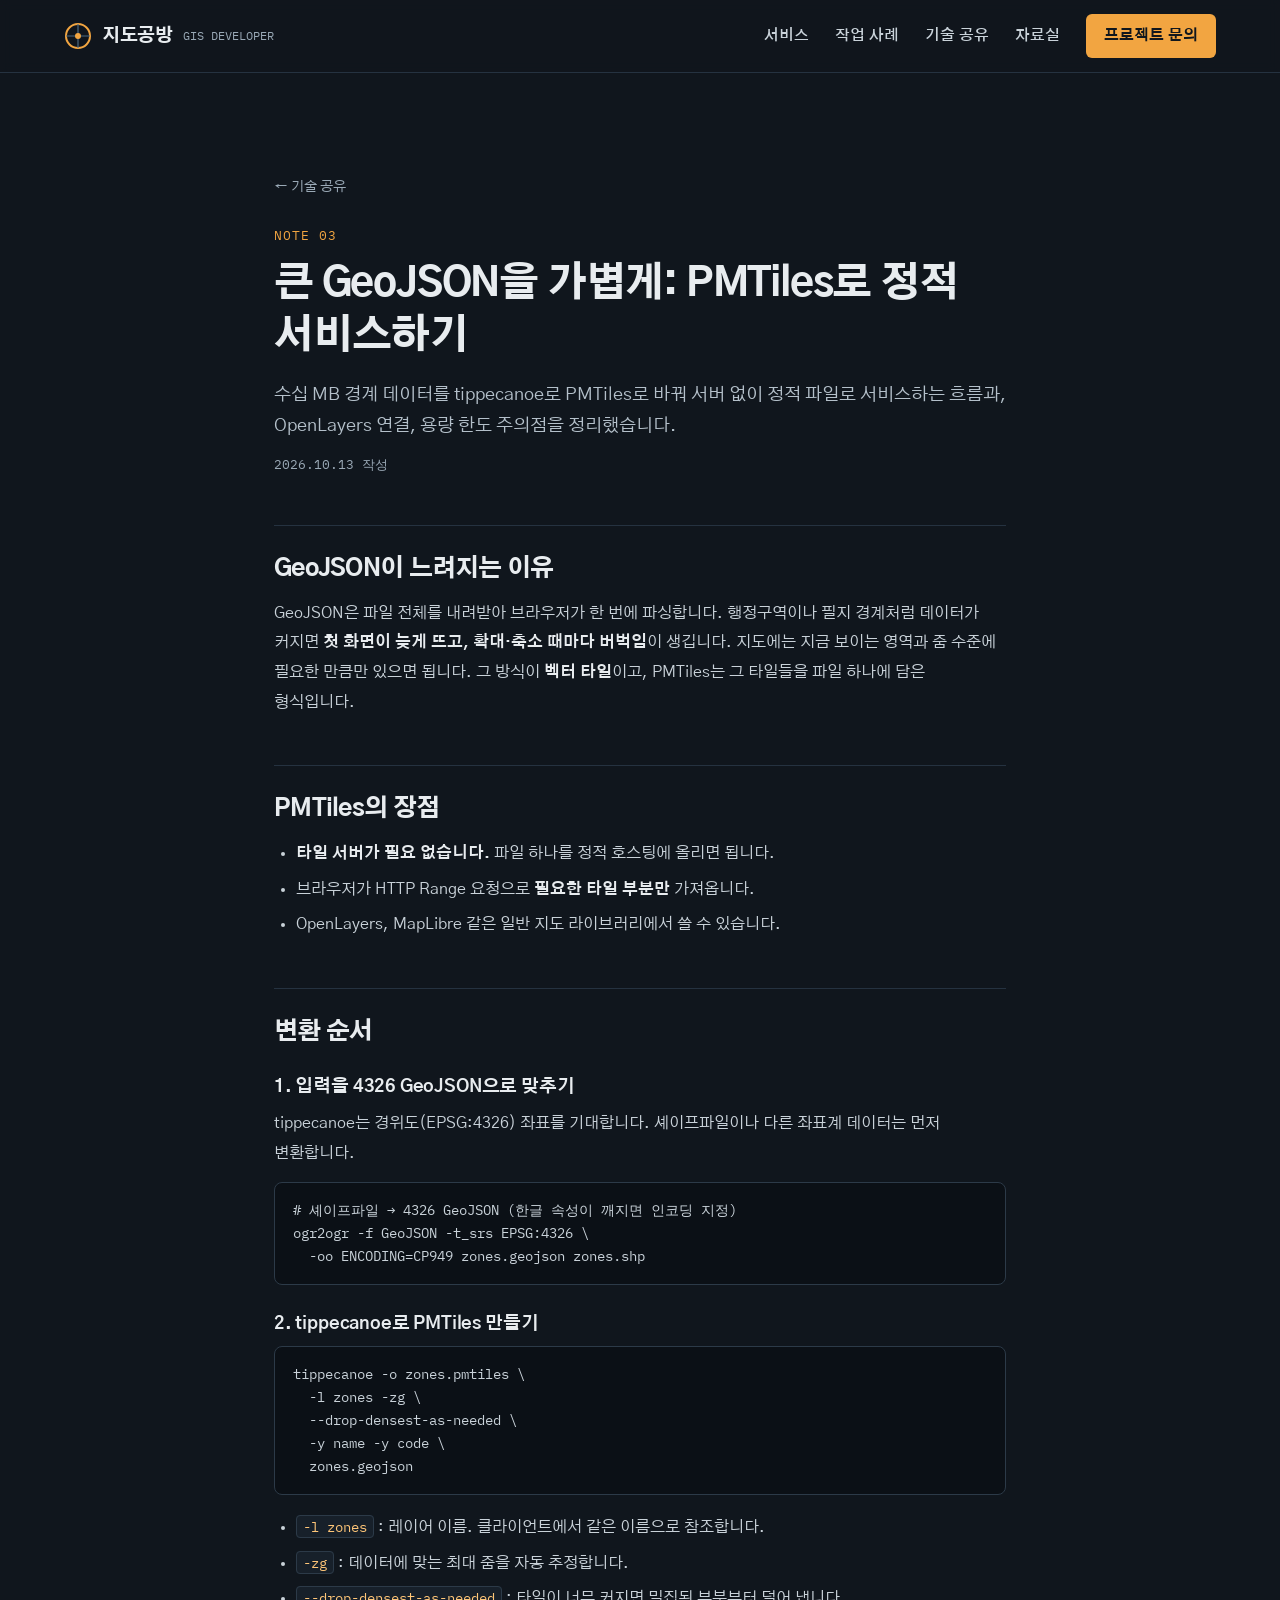
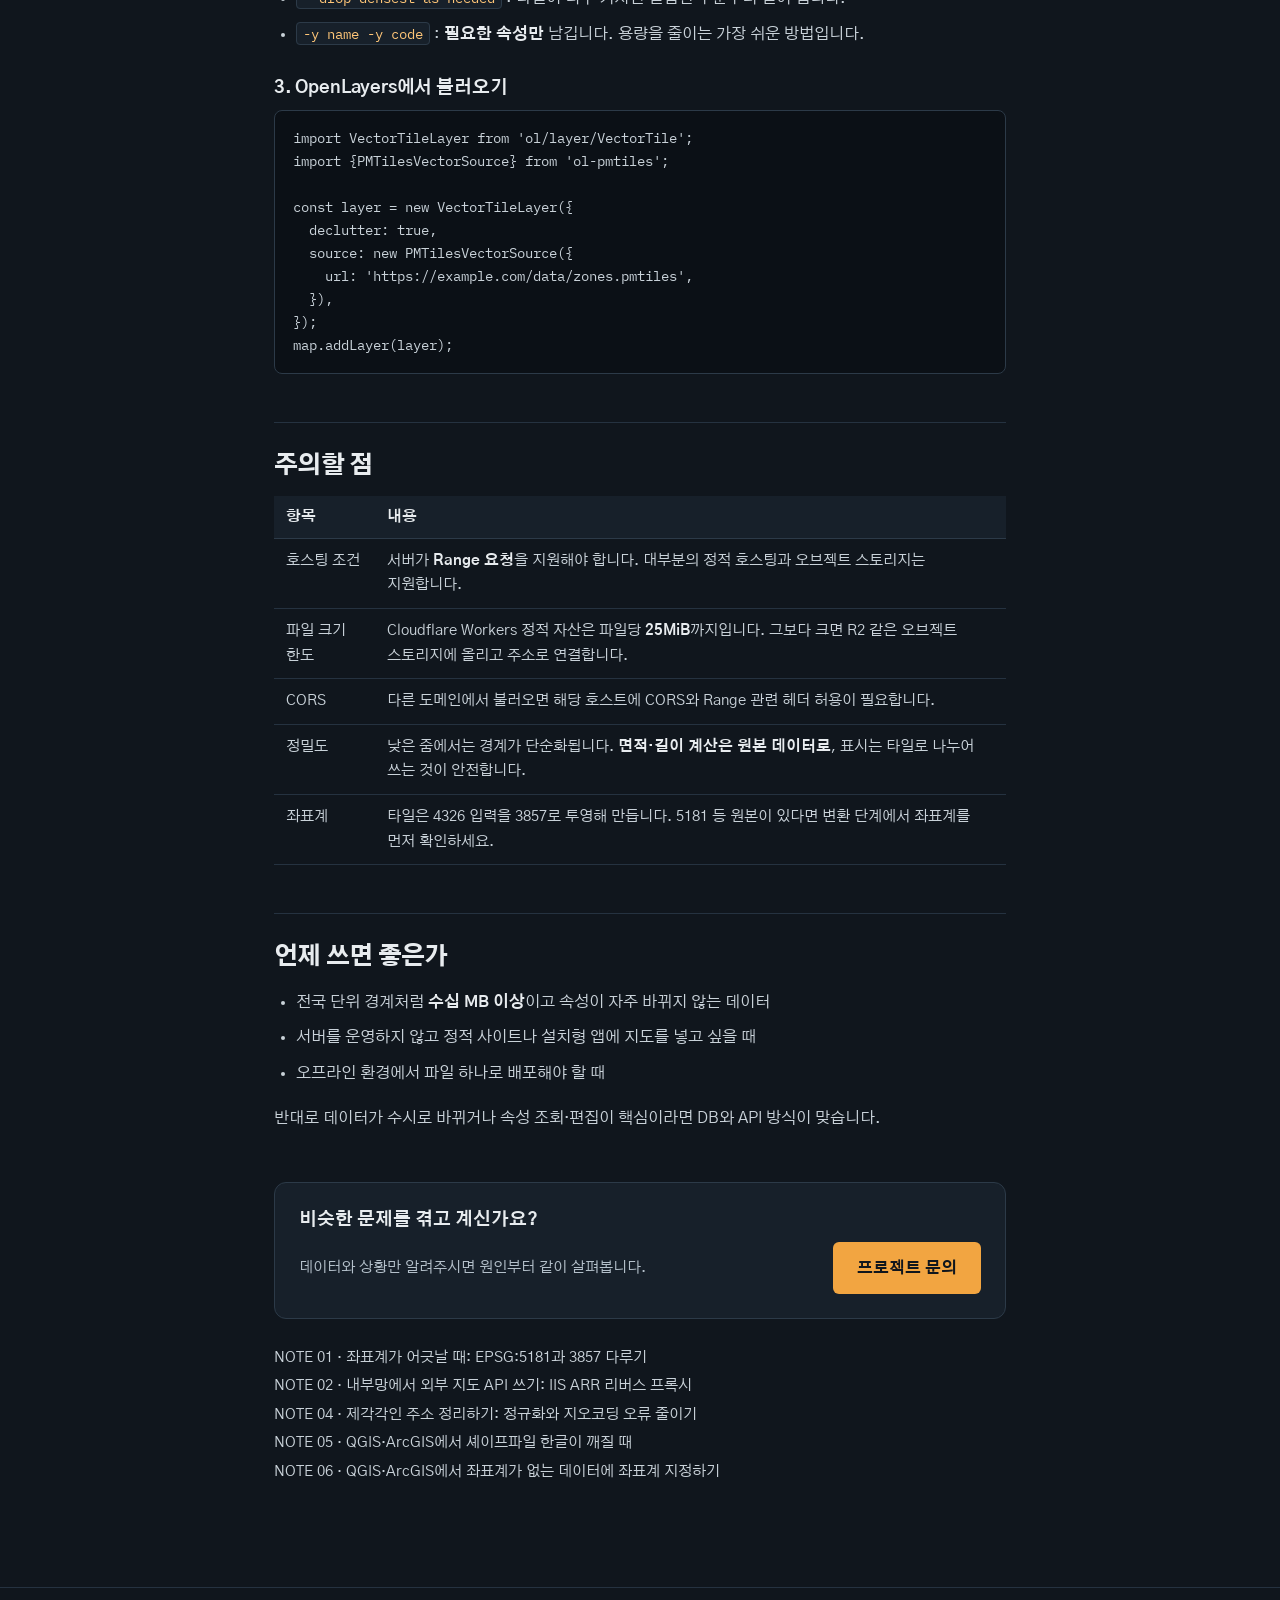
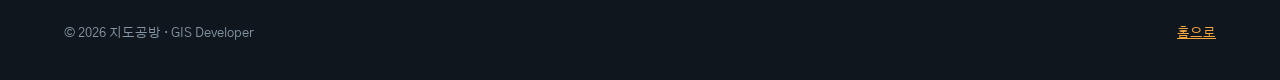
<file: public/notes/geojson-to-pmtiles.html>
<!doctype html>
<html lang="ko">
<head>
<meta charset="utf-8">
<meta name="viewport" content="width=device-width, initial-scale=1">
<title>큰 GeoJSON을 가볍게: PMTiles로 정적 서비스하기 | 지도공방</title>
<meta name="description" content="수십 MB 경계 데이터를 tippecanoe로 PMTiles로 바꿔 서버 없이 정적 파일로 서비스하는 흐름과, OpenLayers 연결, 용량 한도 주의점을 정리했습니다.">
<link rel="canonical" href="https://gis-portfolio.bdong8896.workers.dev/notes/geojson-to-pmtiles">
<meta property="og:title" content="큰 GeoJSON을 가볍게: PMTiles로 정적 서비스하기 | 지도공방">
<meta property="og:description" content="수십 MB 경계 데이터를 tippecanoe로 PMTiles로 바꿔 서버 없이 정적 파일로 서비스하는 흐름과, OpenLayers 연결, 용량 한도 주의점을 정리했습니다.">
<meta property="og:type" content="article">
<meta property="og:url" content="https://gis-portfolio.bdong8896.workers.dev/notes/geojson-to-pmtiles">
<meta property="og:image" content="https://gis-portfolio.bdong8896.workers.dev/og.png">
<meta property="og:site_name" content="지도공방">
<meta property="og:locale" content="ko_KR">
<script type="application/ld+json">
{"@context":"https://schema.org","@type":"TechArticle","headline":"큰 GeoJSON을 가볍게: PMTiles로 정적 서비스하기","description":"수십 MB 경계 데이터를 tippecanoe로 PMTiles로 바꿔 서버 없이 정적 파일로 서비스하는 흐름과, OpenLayers 연결, 용량 한도 주의점을 정리했습니다.","datePublished":"2026-10-13","dateModified":"2026-10-13","inLanguage":"ko","author":{"@type":"Organization","name":"지도공방"},"publisher":{"@type":"Organization","name":"지도공방"},"mainEntityOfPage":"https://gis-portfolio.bdong8896.workers.dev/notes/geojson-to-pmtiles"}
</script>
<link rel="icon" href="../favicon.svg" type="image/svg+xml">
<link rel="preconnect" href="https://fonts.googleapis.com">
<link rel="preconnect" href="https://fonts.gstatic.com" crossorigin>
<link href="https://fonts.googleapis.com/css2?family=Gothic+A1:wght@400;500;600;700;800&family=IBM+Plex+Mono:wght@400;500&display=swap" rel="stylesheet">
<link rel="stylesheet" href="../style.css">
</head>
<body>
<header class="top">
  <div class="wrap">
    <a class="brand" href="/">
      <svg width="28" height="28" viewBox="0 0 28 28" aria-hidden="true"><circle cx="14" cy="14" r="12" fill="none" stroke="#F2A541" stroke-width="2"/><path d="M14 2V26M2 14H26" stroke="#4E6A82" stroke-width="1.2"/><circle cx="14" cy="14" r="3" fill="#F2A541"/></svg>
      <b>지도공방</b><small>GIS DEVELOPER</small>
    </a>
    <nav class="nav" aria-label="주 메뉴">
      <a href="/#services">서비스</a>
      <a href="/#work">작업 사례</a>
      <a href="/#notes" aria-current="page">기술 공유</a>
      <a href="/resources">자료실</a>
      <a class="btn btn-primary" href="/#contact">프로젝트 문의</a>
    </nav>
  </div>
</header>
<main id="top">
  <article class="section prose-wrap" style="border-top:none">
    <div class="wrap prose">
      <a class="back" href="/#notes">← 기술 공유</a>
      <span class="eyebrow">NOTE 03</span>
      <h1>큰 GeoJSON을 가볍게: PMTiles로 정적 서비스하기</h1>
      <p class="lead">수십 MB 경계 데이터를 tippecanoe로 PMTiles로 바꿔 서버 없이 정적 파일로 서비스하는 흐름과, OpenLayers 연결, 용량 한도 주의점을 정리했습니다.</p>
      <p class="pub">2026.10.13 작성</p>

      <h2>GeoJSON이 느려지는 이유</h2>
      <p>GeoJSON은 파일 전체를 내려받아 브라우저가 한 번에 파싱합니다. 행정구역이나 필지 경계처럼 데이터가 커지면 <b>첫 화면이 늦게 뜨고, 확대·축소 때마다 버벅임</b>이 생깁니다. 지도에는 지금 보이는 영역과 줌 수준에 필요한 만큼만 있으면 됩니다. 그 방식이 <b>벡터 타일</b>이고, PMTiles는 그 타일들을 파일 하나에 담은 형식입니다.</p>

      <h2>PMTiles의 장점</h2>
      <ul>
        <li><b>타일 서버가 필요 없습니다.</b> 파일 하나를 정적 호스팅에 올리면 됩니다.</li>
        <li>브라우저가 HTTP Range 요청으로 <b>필요한 타일 부분만</b> 가져옵니다.</li>
        <li>OpenLayers, MapLibre 같은 일반 지도 라이브러리에서 쓸 수 있습니다.</li>
      </ul>

      <h2>변환 순서</h2>
      <h3>1. 입력을 4326 GeoJSON으로 맞추기</h3>
      <p>tippecanoe는 경위도(EPSG:4326) 좌표를 기대합니다. 셰이프파일이나 다른 좌표계 데이터는 먼저 변환합니다.</p>
      <pre><code># 셰이프파일 → 4326 GeoJSON (한글 속성이 깨지면 인코딩 지정)
ogr2ogr -f GeoJSON -t_srs EPSG:4326 \
  -oo ENCODING=CP949 zones.geojson zones.shp</code></pre>

      <h3>2. tippecanoe로 PMTiles 만들기</h3>
      <pre><code>tippecanoe -o zones.pmtiles \
  -l zones -zg \
  --drop-densest-as-needed \
  -y name -y code \
  zones.geojson</code></pre>
      <ul>
        <li><code>-l zones</code> : 레이어 이름. 클라이언트에서 같은 이름으로 참조합니다.</li>
        <li><code>-zg</code> : 데이터에 맞는 최대 줌을 자동 추정합니다.</li>
        <li><code>--drop-densest-as-needed</code> : 타일이 너무 커지면 밀집된 부분부터 덜어 냅니다.</li>
        <li><code>-y name -y code</code> : <b>필요한 속성만</b> 남깁니다. 용량을 줄이는 가장 쉬운 방법입니다.</li>
      </ul>

      <h3>3. OpenLayers에서 불러오기</h3>
      <pre><code>import VectorTileLayer from 'ol/layer/VectorTile';
import {PMTilesVectorSource} from 'ol-pmtiles';

const layer = new VectorTileLayer({
  declutter: true,
  source: new PMTilesVectorSource({
    url: 'https://example.com/data/zones.pmtiles',
  }),
});
map.addLayer(layer);</code></pre>

      <h2>주의할 점</h2>
      <div class="tbl"><table>
        <thead><tr><th>항목</th><th>내용</th></tr></thead>
        <tbody>
          <tr><td>호스팅 조건</td><td>서버가 <b>Range 요청</b>을 지원해야 합니다. 대부분의 정적 호스팅과 오브젝트 스토리지는 지원합니다.</td></tr>
          <tr><td>파일 크기 한도</td><td>Cloudflare Workers 정적 자산은 파일당 <b>25MiB</b>까지입니다. 그보다 크면 R2 같은 오브젝트 스토리지에 올리고 주소로 연결합니다.</td></tr>
          <tr><td>CORS</td><td>다른 도메인에서 불러오면 해당 호스트에 CORS와 Range 관련 헤더 허용이 필요합니다.</td></tr>
          <tr><td>정밀도</td><td>낮은 줌에서는 경계가 단순화됩니다. <b>면적·길이 계산은 원본 데이터로</b>, 표시는 타일로 나누어 쓰는 것이 안전합니다.</td></tr>
          <tr><td>좌표계</td><td>타일은 4326 입력을 3857로 투영해 만듭니다. 5181 등 원본이 있다면 변환 단계에서 좌표계를 먼저 확인하세요.</td></tr>
        </tbody>
      </table></div>

      <h2>언제 쓰면 좋은가</h2>
      <ul>
        <li>전국 단위 경계처럼 <b>수십 MB 이상</b>이고 속성이 자주 바뀌지 않는 데이터</li>
        <li>서버를 운영하지 않고 정적 사이트나 설치형 앱에 지도를 넣고 싶을 때</li>
        <li>오프라인 환경에서 파일 하나로 배포해야 할 때</li>
      </ul>
      <p>반대로 데이터가 수시로 바뀌거나 속성 조회·편집이 핵심이라면 DB와 API 방식이 맞습니다.</p>

      <aside class="callout">
        <b>비슷한 문제를 겪고 계신가요?</b>
        <span>데이터와 상황만 알려주시면 원인부터 같이 살펴봅니다.</span>
        <a class="btn btn-primary" href="/#contact">프로젝트 문의</a>
      </aside>
      <nav class="more-notes" aria-label="다른 글"><a href="/notes/coordinate-systems">NOTE 01 · 좌표계가 어긋날 때: EPSG:5181과 3857 다루기</a><a href="/notes/iis-arr-proxy">NOTE 02 · 내부망에서 외부 지도 API 쓰기: IIS ARR 리버스 프록시</a><a href="/notes/address-cleanup">NOTE 04 · 제각각인 주소 정리하기: 정규화와 지오코딩 오류 줄이기</a><a href="/notes/shp-korean-encoding">NOTE 05 · QGIS·ArcGIS에서 셰이프파일 한글이 깨질 때</a><a href="/notes/define-vs-reproject">NOTE 06 · QGIS·ArcGIS에서 좌표계가 없는 데이터에 좌표계 지정하기</a></nav>
    </div>
  </article>
</main>
<footer>
  <div class="wrap">
    <span>© <span id="yr">2026</span> 지도공방 · GIS Developer</span>
    <a href="/">홈으로</a>
  </div>
</footer>
<script src="../site.js" defer></script>
</body>
</html>
</file>
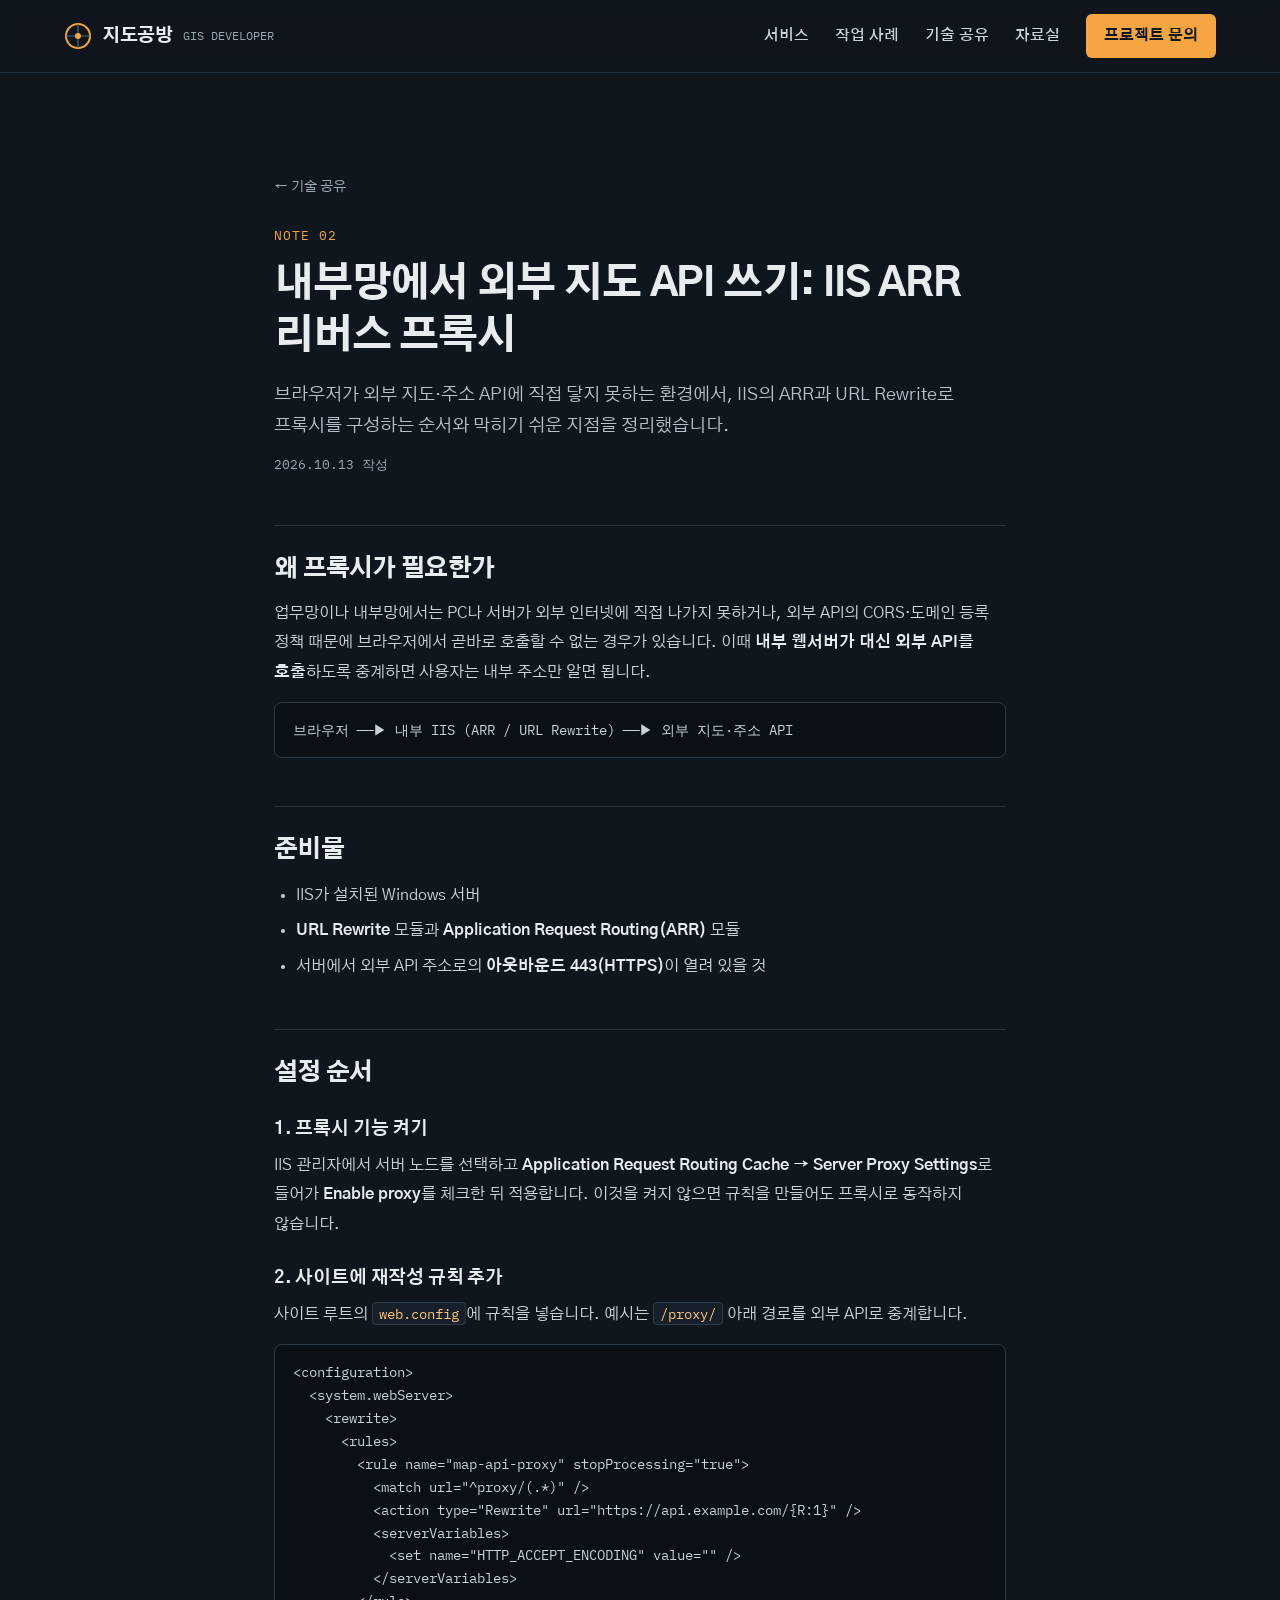
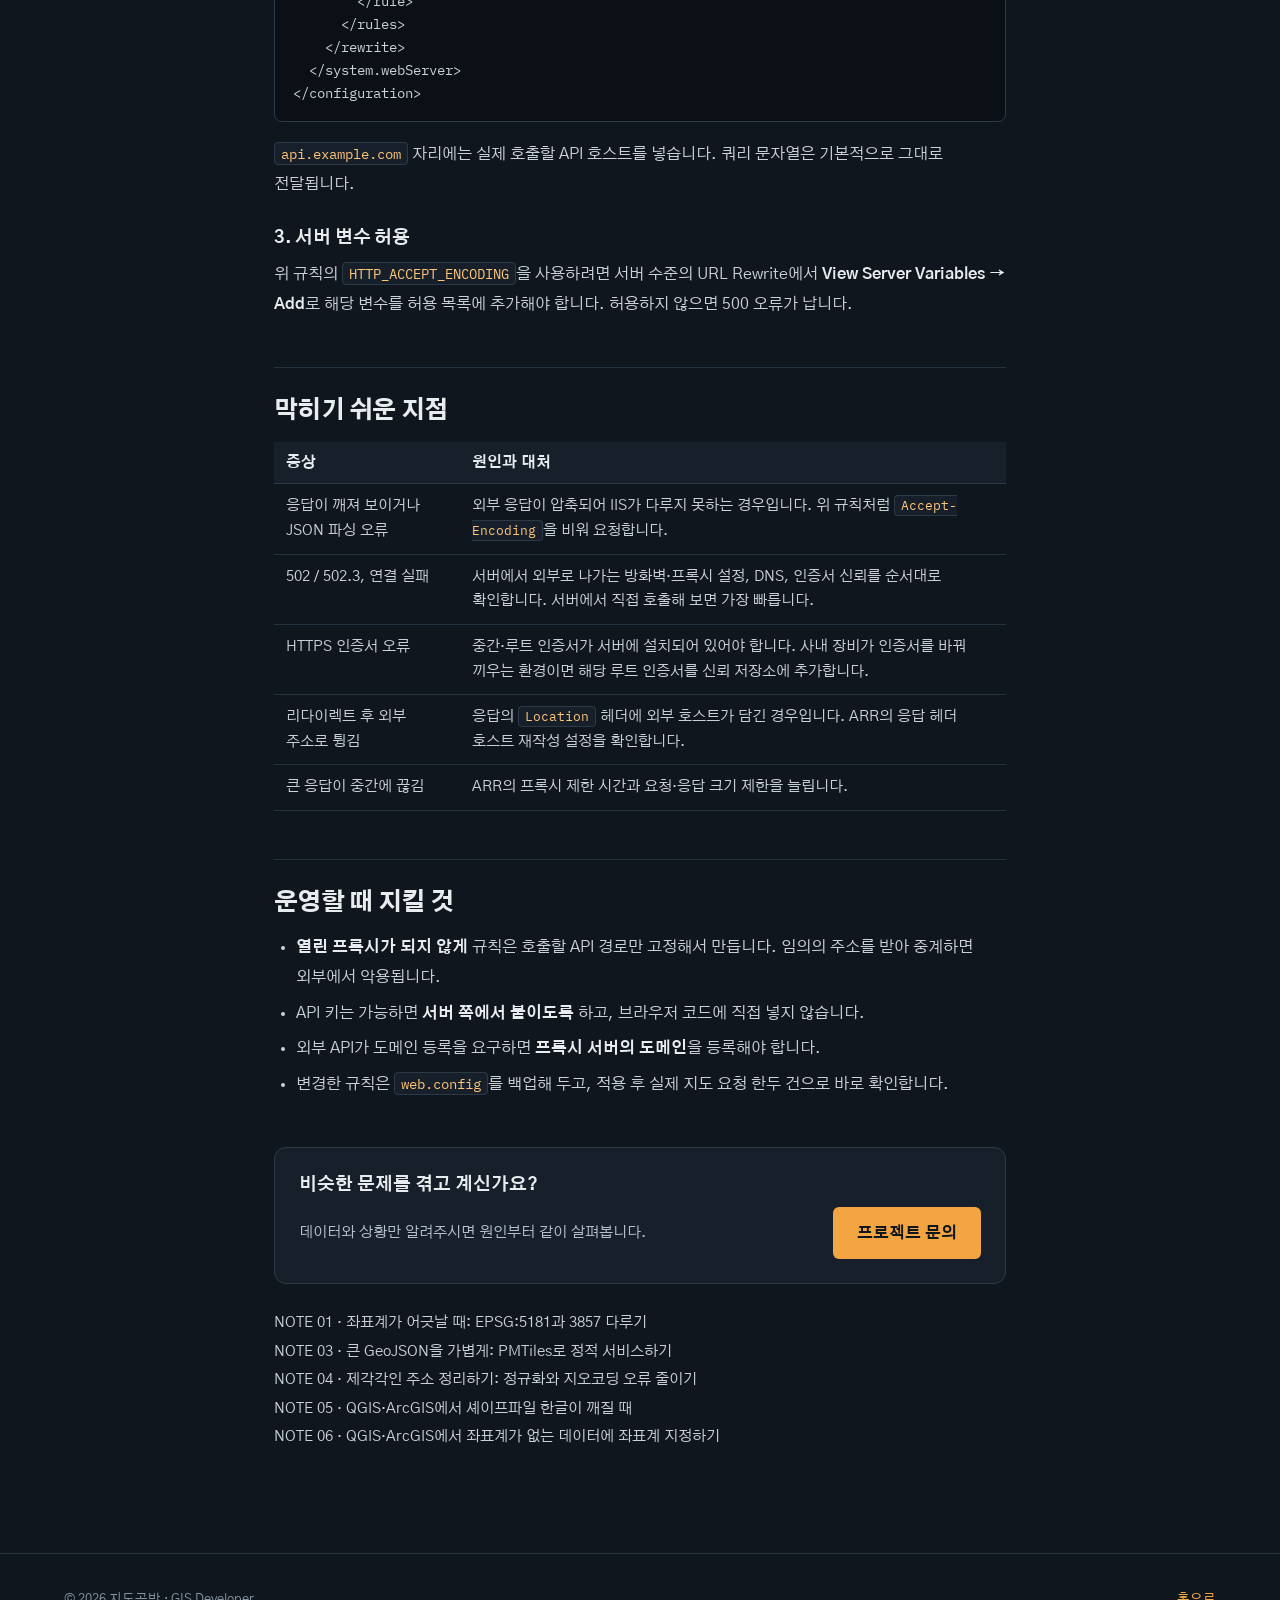
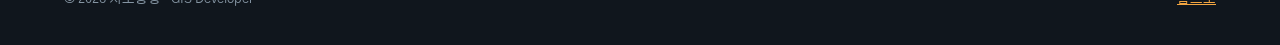
<file: public/notes/iis-arr-proxy.html>
<!doctype html>
<html lang="ko">
<head>
<meta charset="utf-8">
<meta name="viewport" content="width=device-width, initial-scale=1">
<title>내부망에서 외부 지도 API 쓰기: IIS ARR 리버스 프록시 | 지도공방</title>
<meta name="description" content="브라우저가 외부 지도·주소 API에 직접 닿지 못하는 환경에서, IIS의 ARR과 URL Rewrite로 프록시를 구성하는 순서와 막히기 쉬운 지점을 정리했습니다.">
<link rel="canonical" href="https://gis-portfolio.bdong8896.workers.dev/notes/iis-arr-proxy">
<meta property="og:title" content="내부망에서 외부 지도 API 쓰기: IIS ARR 리버스 프록시 | 지도공방">
<meta property="og:description" content="브라우저가 외부 지도·주소 API에 직접 닿지 못하는 환경에서, IIS의 ARR과 URL Rewrite로 프록시를 구성하는 순서와 막히기 쉬운 지점을 정리했습니다.">
<meta property="og:type" content="article">
<meta property="og:url" content="https://gis-portfolio.bdong8896.workers.dev/notes/iis-arr-proxy">
<meta property="og:image" content="https://gis-portfolio.bdong8896.workers.dev/og.png">
<meta property="og:site_name" content="지도공방">
<meta property="og:locale" content="ko_KR">
<script type="application/ld+json">
{"@context":"https://schema.org","@type":"TechArticle","headline":"내부망에서 외부 지도 API 쓰기: IIS ARR 리버스 프록시","description":"브라우저가 외부 지도·주소 API에 직접 닿지 못하는 환경에서, IIS의 ARR과 URL Rewrite로 프록시를 구성하는 순서와 막히기 쉬운 지점을 정리했습니다.","datePublished":"2026-10-13","dateModified":"2026-10-13","inLanguage":"ko","author":{"@type":"Organization","name":"지도공방"},"publisher":{"@type":"Organization","name":"지도공방"},"mainEntityOfPage":"https://gis-portfolio.bdong8896.workers.dev/notes/iis-arr-proxy"}
</script>
<link rel="icon" href="../favicon.svg" type="image/svg+xml">
<link rel="preconnect" href="https://fonts.googleapis.com">
<link rel="preconnect" href="https://fonts.gstatic.com" crossorigin>
<link href="https://fonts.googleapis.com/css2?family=Gothic+A1:wght@400;500;600;700;800&family=IBM+Plex+Mono:wght@400;500&display=swap" rel="stylesheet">
<link rel="stylesheet" href="../style.css">
</head>
<body>
<header class="top">
  <div class="wrap">
    <a class="brand" href="/">
      <svg width="28" height="28" viewBox="0 0 28 28" aria-hidden="true"><circle cx="14" cy="14" r="12" fill="none" stroke="#F2A541" stroke-width="2"/><path d="M14 2V26M2 14H26" stroke="#4E6A82" stroke-width="1.2"/><circle cx="14" cy="14" r="3" fill="#F2A541"/></svg>
      <b>지도공방</b><small>GIS DEVELOPER</small>
    </a>
    <nav class="nav" aria-label="주 메뉴">
      <a href="/#services">서비스</a>
      <a href="/#work">작업 사례</a>
      <a href="/#notes" aria-current="page">기술 공유</a>
      <a href="/resources">자료실</a>
      <a class="btn btn-primary" href="/#contact">프로젝트 문의</a>
    </nav>
  </div>
</header>
<main id="top">
  <article class="section prose-wrap" style="border-top:none">
    <div class="wrap prose">
      <a class="back" href="/#notes">← 기술 공유</a>
      <span class="eyebrow">NOTE 02</span>
      <h1>내부망에서 외부 지도 API 쓰기: IIS ARR 리버스 프록시</h1>
      <p class="lead">브라우저가 외부 지도·주소 API에 직접 닿지 못하는 환경에서, IIS의 ARR과 URL Rewrite로 프록시를 구성하는 순서와 막히기 쉬운 지점을 정리했습니다.</p>
      <p class="pub">2026.10.13 작성</p>

      <h2>왜 프록시가 필요한가</h2>
      <p>업무망이나 내부망에서는 PC나 서버가 외부 인터넷에 직접 나가지 못하거나, 외부 API의 CORS·도메인 등록 정책 때문에 브라우저에서 곧바로 호출할 수 없는 경우가 있습니다. 이때 <b>내부 웹서버가 대신 외부 API를 호출</b>하도록 중계하면 사용자는 내부 주소만 알면 됩니다.</p>
      <pre><code>브라우저 ──▶ 내부 IIS (ARR / URL Rewrite) ──▶ 외부 지도·주소 API</code></pre>

      <h2>준비물</h2>
      <ul>
        <li>IIS가 설치된 Windows 서버</li>
        <li><b>URL Rewrite</b> 모듈과 <b>Application Request Routing(ARR)</b> 모듈</li>
        <li>서버에서 외부 API 주소로의 <b>아웃바운드 443(HTTPS)</b>이 열려 있을 것</li>
      </ul>

      <h2>설정 순서</h2>
      <h3>1. 프록시 기능 켜기</h3>
      <p>IIS 관리자에서 서버 노드를 선택하고 <b>Application Request Routing Cache → Server Proxy Settings</b>로 들어가 <b>Enable proxy</b>를 체크한 뒤 적용합니다. 이것을 켜지 않으면 규칙을 만들어도 프록시로 동작하지 않습니다.</p>

      <h3>2. 사이트에 재작성 규칙 추가</h3>
      <p>사이트 루트의 <code>web.config</code>에 규칙을 넣습니다. 예시는 <code>/proxy/</code> 아래 경로를 외부 API로 중계합니다.</p>
      <pre><code>&lt;configuration&gt;
  &lt;system.webServer&gt;
    &lt;rewrite&gt;
      &lt;rules&gt;
        &lt;rule name="map-api-proxy" stopProcessing="true"&gt;
          &lt;match url="^proxy/(.*)" /&gt;
          &lt;action type="Rewrite" url="https://api.example.com/{R:1}" /&gt;
          &lt;serverVariables&gt;
            &lt;set name="HTTP_ACCEPT_ENCODING" value="" /&gt;
          &lt;/serverVariables&gt;
        &lt;/rule&gt;
      &lt;/rules&gt;
    &lt;/rewrite&gt;
  &lt;/system.webServer&gt;
&lt;/configuration&gt;</code></pre>
      <p><code>api.example.com</code> 자리에는 실제 호출할 API 호스트를 넣습니다. 쿼리 문자열은 기본적으로 그대로 전달됩니다.</p>

      <h3>3. 서버 변수 허용</h3>
      <p>위 규칙의 <code>HTTP_ACCEPT_ENCODING</code>을 사용하려면 서버 수준의 URL Rewrite에서 <b>View Server Variables → Add</b>로 해당 변수를 허용 목록에 추가해야 합니다. 허용하지 않으면 500 오류가 납니다.</p>

      <h2>막히기 쉬운 지점</h2>
      <div class="tbl"><table>
        <thead><tr><th>증상</th><th>원인과 대처</th></tr></thead>
        <tbody>
          <tr><td>응답이 깨져 보이거나 JSON 파싱 오류</td><td>외부 응답이 압축되어 IIS가 다루지 못하는 경우입니다. 위 규칙처럼 <code>Accept-Encoding</code>을 비워 요청합니다.</td></tr>
          <tr><td>502 / 502.3, 연결 실패</td><td>서버에서 외부로 나가는 방화벽·프록시 설정, DNS, 인증서 신뢰를 순서대로 확인합니다. 서버에서 직접 호출해 보면 가장 빠릅니다.</td></tr>
          <tr><td>HTTPS 인증서 오류</td><td>중간·루트 인증서가 서버에 설치되어 있어야 합니다. 사내 장비가 인증서를 바꿔 끼우는 환경이면 해당 루트 인증서를 신뢰 저장소에 추가합니다.</td></tr>
          <tr><td>리다이렉트 후 외부 주소로 튕김</td><td>응답의 <code>Location</code> 헤더에 외부 호스트가 담긴 경우입니다. ARR의 응답 헤더 호스트 재작성 설정을 확인합니다.</td></tr>
          <tr><td>큰 응답이 중간에 끊김</td><td>ARR의 프록시 제한 시간과 요청·응답 크기 제한을 늘립니다.</td></tr>
        </tbody>
      </table></div>

      <h2>운영할 때 지킬 것</h2>
      <ul>
        <li><b>열린 프록시가 되지 않게</b> 규칙은 호출할 API 경로만 고정해서 만듭니다. 임의의 주소를 받아 중계하면 외부에서 악용됩니다.</li>
        <li>API 키는 가능하면 <b>서버 쪽에서 붙이도록</b> 하고, 브라우저 코드에 직접 넣지 않습니다.</li>
        <li>외부 API가 도메인 등록을 요구하면 <b>프록시 서버의 도메인</b>을 등록해야 합니다.</li>
        <li>변경한 규칙은 <code>web.config</code>를 백업해 두고, 적용 후 실제 지도 요청 한두 건으로 바로 확인합니다.</li>
      </ul>

      <aside class="callout">
        <b>비슷한 문제를 겪고 계신가요?</b>
        <span>데이터와 상황만 알려주시면 원인부터 같이 살펴봅니다.</span>
        <a class="btn btn-primary" href="/#contact">프로젝트 문의</a>
      </aside>
      <nav class="more-notes" aria-label="다른 글"><a href="/notes/coordinate-systems">NOTE 01 · 좌표계가 어긋날 때: EPSG:5181과 3857 다루기</a><a href="/notes/geojson-to-pmtiles">NOTE 03 · 큰 GeoJSON을 가볍게: PMTiles로 정적 서비스하기</a><a href="/notes/address-cleanup">NOTE 04 · 제각각인 주소 정리하기: 정규화와 지오코딩 오류 줄이기</a><a href="/notes/shp-korean-encoding">NOTE 05 · QGIS·ArcGIS에서 셰이프파일 한글이 깨질 때</a><a href="/notes/define-vs-reproject">NOTE 06 · QGIS·ArcGIS에서 좌표계가 없는 데이터에 좌표계 지정하기</a></nav>
    </div>
  </article>
</main>
<footer>
  <div class="wrap">
    <span>© <span id="yr">2026</span> 지도공방 · GIS Developer</span>
    <a href="/">홈으로</a>
  </div>
</footer>
<script src="../site.js" defer></script>
</body>
</html>
</file>
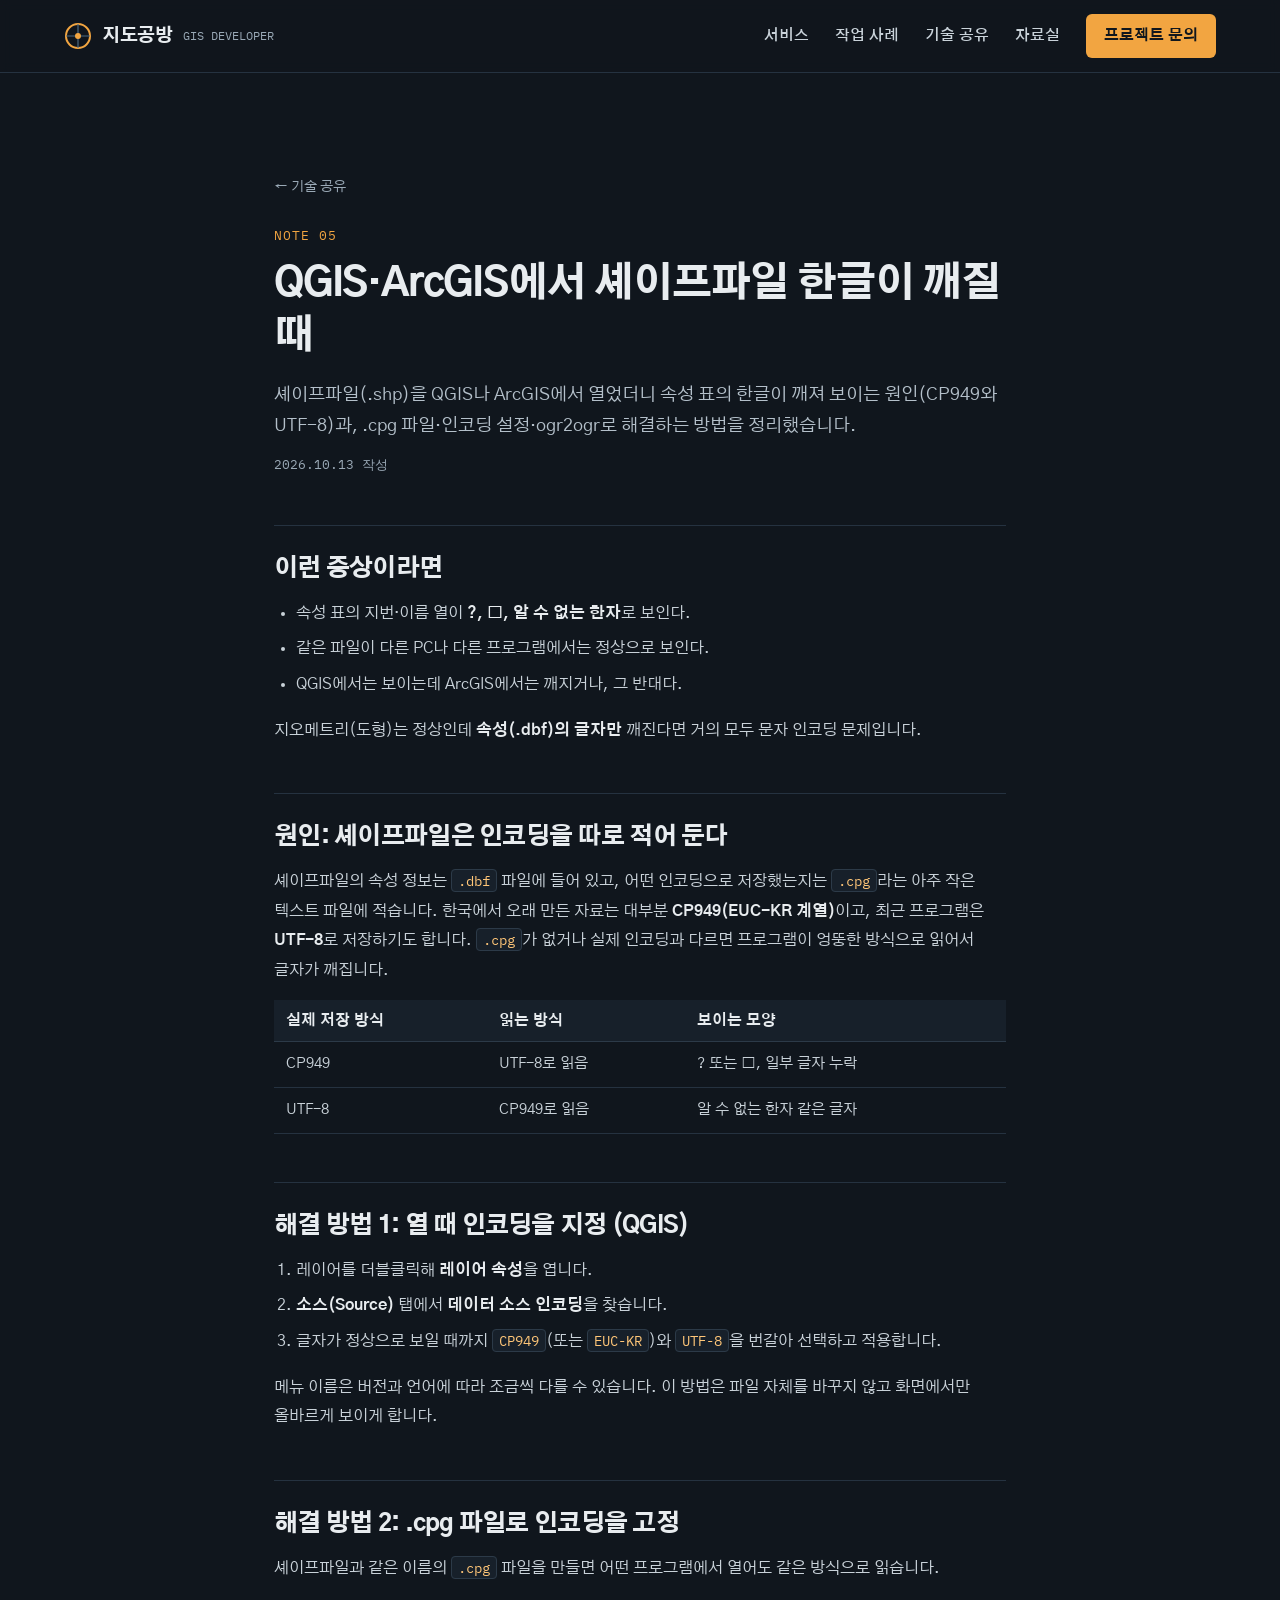
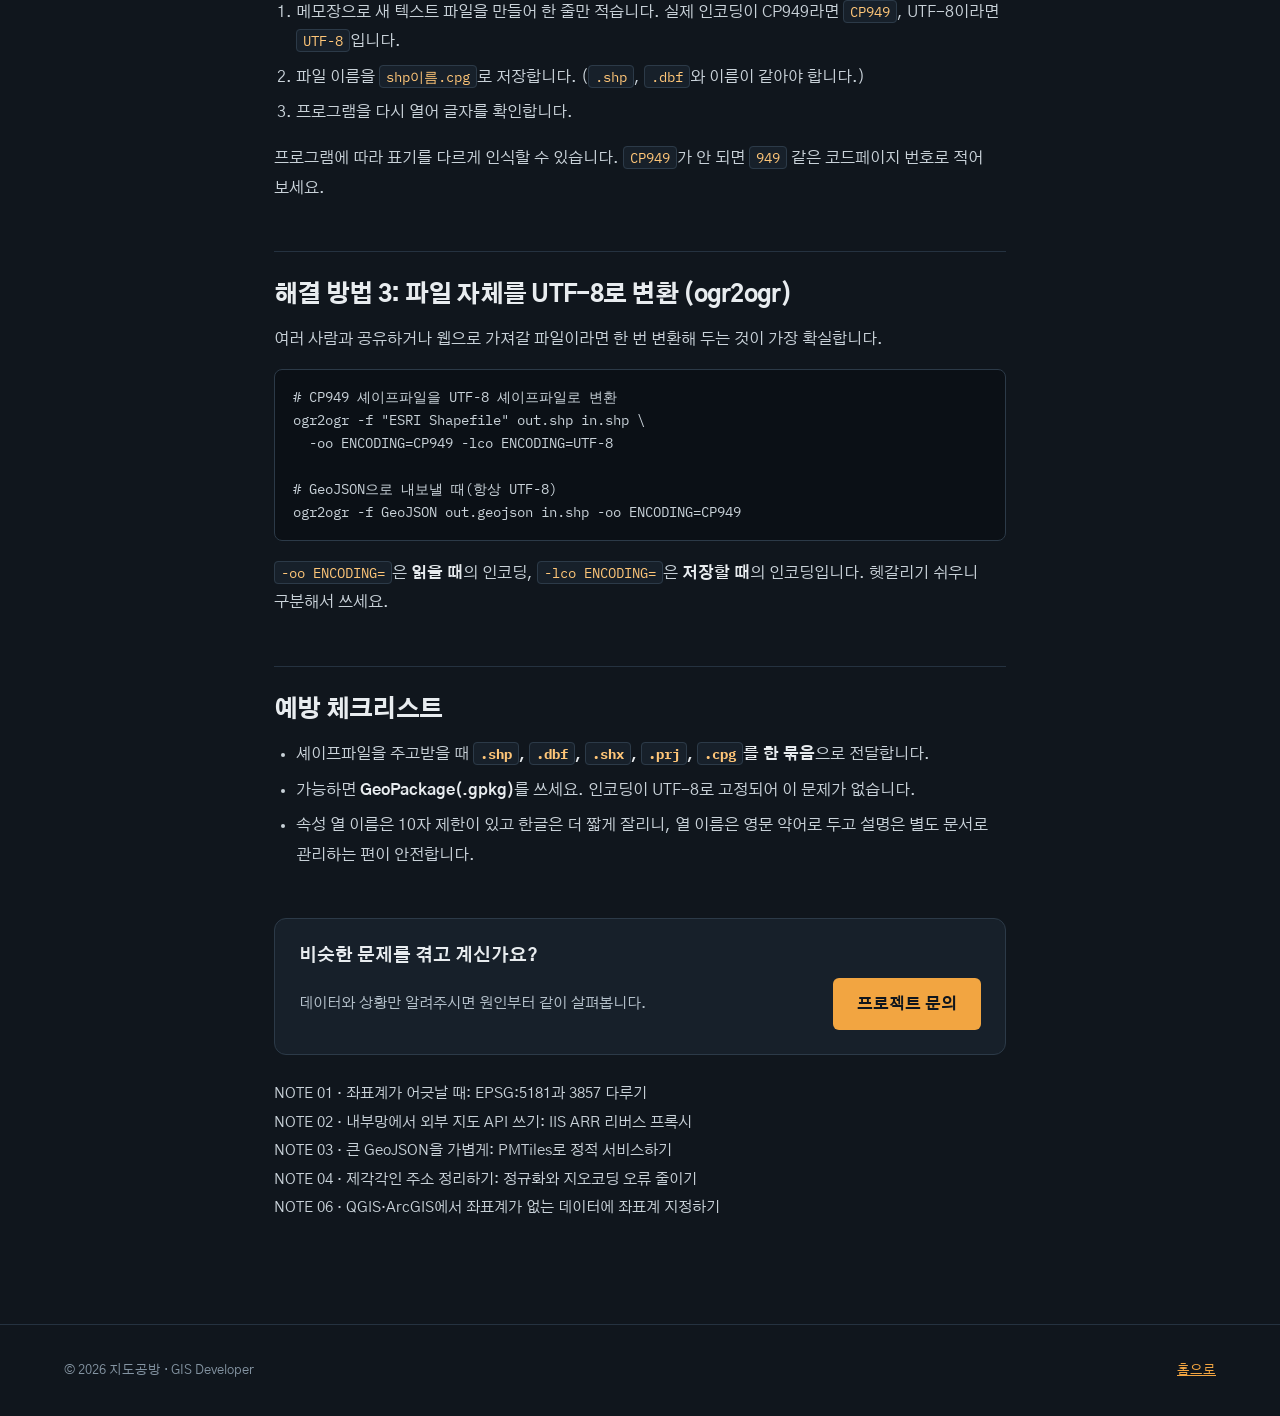
<file: public/notes/shp-korean-encoding.html>
<!doctype html>
<html lang="ko">
<head>
<meta charset="utf-8">
<meta name="viewport" content="width=device-width, initial-scale=1">
<title>QGIS·ArcGIS에서 셰이프파일 한글이 깨질 때 | 지도공방</title>
<meta name="description" content="셰이프파일(.shp)을 QGIS나 ArcGIS에서 열었더니 속성 표의 한글이 깨져 보이는 원인(CP949와 UTF-8)과, .cpg 파일·인코딩 설정·ogr2ogr로 해결하는 방법을 정리했습니다.">
<link rel="canonical" href="https://gis-portfolio.bdong8896.workers.dev/notes/shp-korean-encoding">
<meta property="og:title" content="QGIS·ArcGIS에서 셰이프파일 한글이 깨질 때 | 지도공방">
<meta property="og:description" content="셰이프파일(.shp)을 QGIS나 ArcGIS에서 열었더니 속성 표의 한글이 깨져 보이는 원인(CP949와 UTF-8)과, .cpg 파일·인코딩 설정·ogr2ogr로 해결하는 방법을 정리했습니다.">
<meta property="og:type" content="article">
<meta property="og:url" content="https://gis-portfolio.bdong8896.workers.dev/notes/shp-korean-encoding">
<meta property="og:image" content="https://gis-portfolio.bdong8896.workers.dev/og.png">
<meta property="og:site_name" content="지도공방">
<meta property="og:locale" content="ko_KR">
<script type="application/ld+json">
{"@context":"https://schema.org","@type":"TechArticle","headline":"QGIS·ArcGIS에서 셰이프파일 한글이 깨질 때","description":"셰이프파일(.shp)을 QGIS나 ArcGIS에서 열었더니 속성 표의 한글이 깨져 보이는 원인(CP949와 UTF-8)과, .cpg 파일·인코딩 설정·ogr2ogr로 해결하는 방법을 정리했습니다.","datePublished":"2026-10-13","dateModified":"2026-10-13","inLanguage":"ko","author":{"@type":"Organization","name":"지도공방"},"publisher":{"@type":"Organization","name":"지도공방"},"mainEntityOfPage":"https://gis-portfolio.bdong8896.workers.dev/notes/shp-korean-encoding"}
</script>
<link rel="icon" href="../favicon.svg" type="image/svg+xml">
<link rel="preconnect" href="https://fonts.googleapis.com">
<link rel="preconnect" href="https://fonts.gstatic.com" crossorigin>
<link href="https://fonts.googleapis.com/css2?family=Gothic+A1:wght@400;500;600;700;800&family=IBM+Plex+Mono:wght@400;500&display=swap" rel="stylesheet">
<link rel="stylesheet" href="../style.css">
</head>
<body>
<header class="top">
  <div class="wrap">
    <a class="brand" href="/">
      <svg width="28" height="28" viewBox="0 0 28 28" aria-hidden="true"><circle cx="14" cy="14" r="12" fill="none" stroke="#F2A541" stroke-width="2"/><path d="M14 2V26M2 14H26" stroke="#4E6A82" stroke-width="1.2"/><circle cx="14" cy="14" r="3" fill="#F2A541"/></svg>
      <b>지도공방</b><small>GIS DEVELOPER</small>
    </a>
    <nav class="nav" aria-label="주 메뉴">
      <a href="/#services">서비스</a>
      <a href="/#work">작업 사례</a>
      <a href="/#notes" aria-current="page">기술 공유</a>
      <a href="/resources">자료실</a>
      <a class="btn btn-primary" href="/#contact">프로젝트 문의</a>
    </nav>
  </div>
</header>
<main id="top">
  <article class="section prose-wrap" style="border-top:none">
    <div class="wrap prose">
      <a class="back" href="/#notes">← 기술 공유</a>
      <span class="eyebrow">NOTE 05</span>
      <h1>QGIS·ArcGIS에서 셰이프파일 한글이 깨질 때</h1>
      <p class="lead">셰이프파일(.shp)을 QGIS나 ArcGIS에서 열었더니 속성 표의 한글이 깨져 보이는 원인(CP949와 UTF-8)과, .cpg 파일·인코딩 설정·ogr2ogr로 해결하는 방법을 정리했습니다.</p>
      <p class="pub">2026.10.13 작성</p>

      <h2>이런 증상이라면</h2>
      <ul>
        <li>속성 표의 지번·이름 열이 <b>?, □, 알 수 없는 한자</b>로 보인다.</li>
        <li>같은 파일이 다른 PC나 다른 프로그램에서는 정상으로 보인다.</li>
        <li>QGIS에서는 보이는데 ArcGIS에서는 깨지거나, 그 반대다.</li>
      </ul>
      <p>지오메트리(도형)는 정상인데 <b>속성(.dbf)의 글자만</b> 깨진다면 거의 모두 문자 인코딩 문제입니다.</p>

      <h2>원인: 셰이프파일은 인코딩을 따로 적어 둔다</h2>
      <p>셰이프파일의 속성 정보는 <code>.dbf</code> 파일에 들어 있고, 어떤 인코딩으로 저장했는지는 <code>.cpg</code>라는 아주 작은 텍스트 파일에 적습니다. 한국에서 오래 만든 자료는 대부분 <b>CP949(EUC-KR 계열)</b>이고, 최근 프로그램은 <b>UTF-8</b>로 저장하기도 합니다. <code>.cpg</code>가 없거나 실제 인코딩과 다르면 프로그램이 엉뚱한 방식으로 읽어서 글자가 깨집니다.</p>
      <div class="tbl"><table>
        <thead><tr><th>실제 저장 방식</th><th>읽는 방식</th><th>보이는 모양</th></tr></thead>
        <tbody>
          <tr><td>CP949</td><td>UTF-8로 읽음</td><td>? 또는 □, 일부 글자 누락</td></tr>
          <tr><td>UTF-8</td><td>CP949로 읽음</td><td>알 수 없는 한자 같은 글자</td></tr>
        </tbody>
      </table></div>

      <h2>해결 방법 1: 열 때 인코딩을 지정 (QGIS)</h2>
      <ol>
        <li>레이어를 더블클릭해 <b>레이어 속성</b>을 엽니다.</li>
        <li><b>소스(Source)</b> 탭에서 <b>데이터 소스 인코딩</b>을 찾습니다.</li>
        <li>글자가 정상으로 보일 때까지 <code>CP949</code>(또는 <code>EUC-KR</code>)와 <code>UTF-8</code>을 번갈아 선택하고 적용합니다.</li>
      </ol>
      <p>메뉴 이름은 버전과 언어에 따라 조금씩 다를 수 있습니다. 이 방법은 파일 자체를 바꾸지 않고 화면에서만 올바르게 보이게 합니다.</p>

      <h2>해결 방법 2: .cpg 파일로 인코딩을 고정</h2>
      <p>셰이프파일과 같은 이름의 <code>.cpg</code> 파일을 만들면 어떤 프로그램에서 열어도 같은 방식으로 읽습니다.</p>
      <ol>
        <li>메모장으로 새 텍스트 파일을 만들어 한 줄만 적습니다. 실제 인코딩이 CP949라면 <code>CP949</code>, UTF-8이라면 <code>UTF-8</code>입니다.</li>
        <li>파일 이름을 <code>shp이름.cpg</code>로 저장합니다. (<code>.shp</code>, <code>.dbf</code>와 이름이 같아야 합니다.)</li>
        <li>프로그램을 다시 열어 글자를 확인합니다.</li>
      </ol>
      <p>프로그램에 따라 표기를 다르게 인식할 수 있습니다. <code>CP949</code>가 안 되면 <code>949</code> 같은 코드페이지 번호로 적어 보세요.</p>

      <h2>해결 방법 3: 파일 자체를 UTF-8로 변환 (ogr2ogr)</h2>
      <p>여러 사람과 공유하거나 웹으로 가져갈 파일이라면 한 번 변환해 두는 것이 가장 확실합니다.</p>
      <pre><code># CP949 셰이프파일을 UTF-8 셰이프파일로 변환
ogr2ogr -f "ESRI Shapefile" out.shp in.shp \
  -oo ENCODING=CP949 -lco ENCODING=UTF-8

# GeoJSON으로 내보낼 때(항상 UTF-8)
ogr2ogr -f GeoJSON out.geojson in.shp -oo ENCODING=CP949</code></pre>
      <p><code>-oo ENCODING=</code>은 <b>읽을 때</b>의 인코딩, <code>-lco ENCODING=</code>은 <b>저장할 때</b>의 인코딩입니다. 헷갈리기 쉬우니 구분해서 쓰세요.</p>

      <h2>예방 체크리스트</h2>
      <ul>
        <li>셰이프파일을 주고받을 때 <b><code>.shp</code>, <code>.dbf</code>, <code>.shx</code>, <code>.prj</code>, <code>.cpg</code>를 한 묶음</b>으로 전달합니다.</li>
        <li>가능하면 <b>GeoPackage(.gpkg)</b>를 쓰세요. 인코딩이 UTF-8로 고정되어 이 문제가 없습니다.</li>
        <li>속성 열 이름은 10자 제한이 있고 한글은 더 짧게 잘리니, 열 이름은 영문 약어로 두고 설명은 별도 문서로 관리하는 편이 안전합니다.</li>
      </ul>

      <aside class="callout">
        <b>비슷한 문제를 겪고 계신가요?</b>
        <span>데이터와 상황만 알려주시면 원인부터 같이 살펴봅니다.</span>
        <a class="btn btn-primary" href="/#contact">프로젝트 문의</a>
      </aside>
      <nav class="more-notes" aria-label="다른 글"><a href="/notes/coordinate-systems">NOTE 01 · 좌표계가 어긋날 때: EPSG:5181과 3857 다루기</a><a href="/notes/iis-arr-proxy">NOTE 02 · 내부망에서 외부 지도 API 쓰기: IIS ARR 리버스 프록시</a><a href="/notes/geojson-to-pmtiles">NOTE 03 · 큰 GeoJSON을 가볍게: PMTiles로 정적 서비스하기</a><a href="/notes/address-cleanup">NOTE 04 · 제각각인 주소 정리하기: 정규화와 지오코딩 오류 줄이기</a><a href="/notes/define-vs-reproject">NOTE 06 · QGIS·ArcGIS에서 좌표계가 없는 데이터에 좌표계 지정하기</a></nav>
    </div>
  </article>
</main>
<footer>
  <div class="wrap">
    <span>© <span id="yr">2026</span> 지도공방 · GIS Developer</span>
    <a href="/">홈으로</a>
  </div>
</footer>
<script src="../site.js" defer></script>
</body>
</html>
</file>
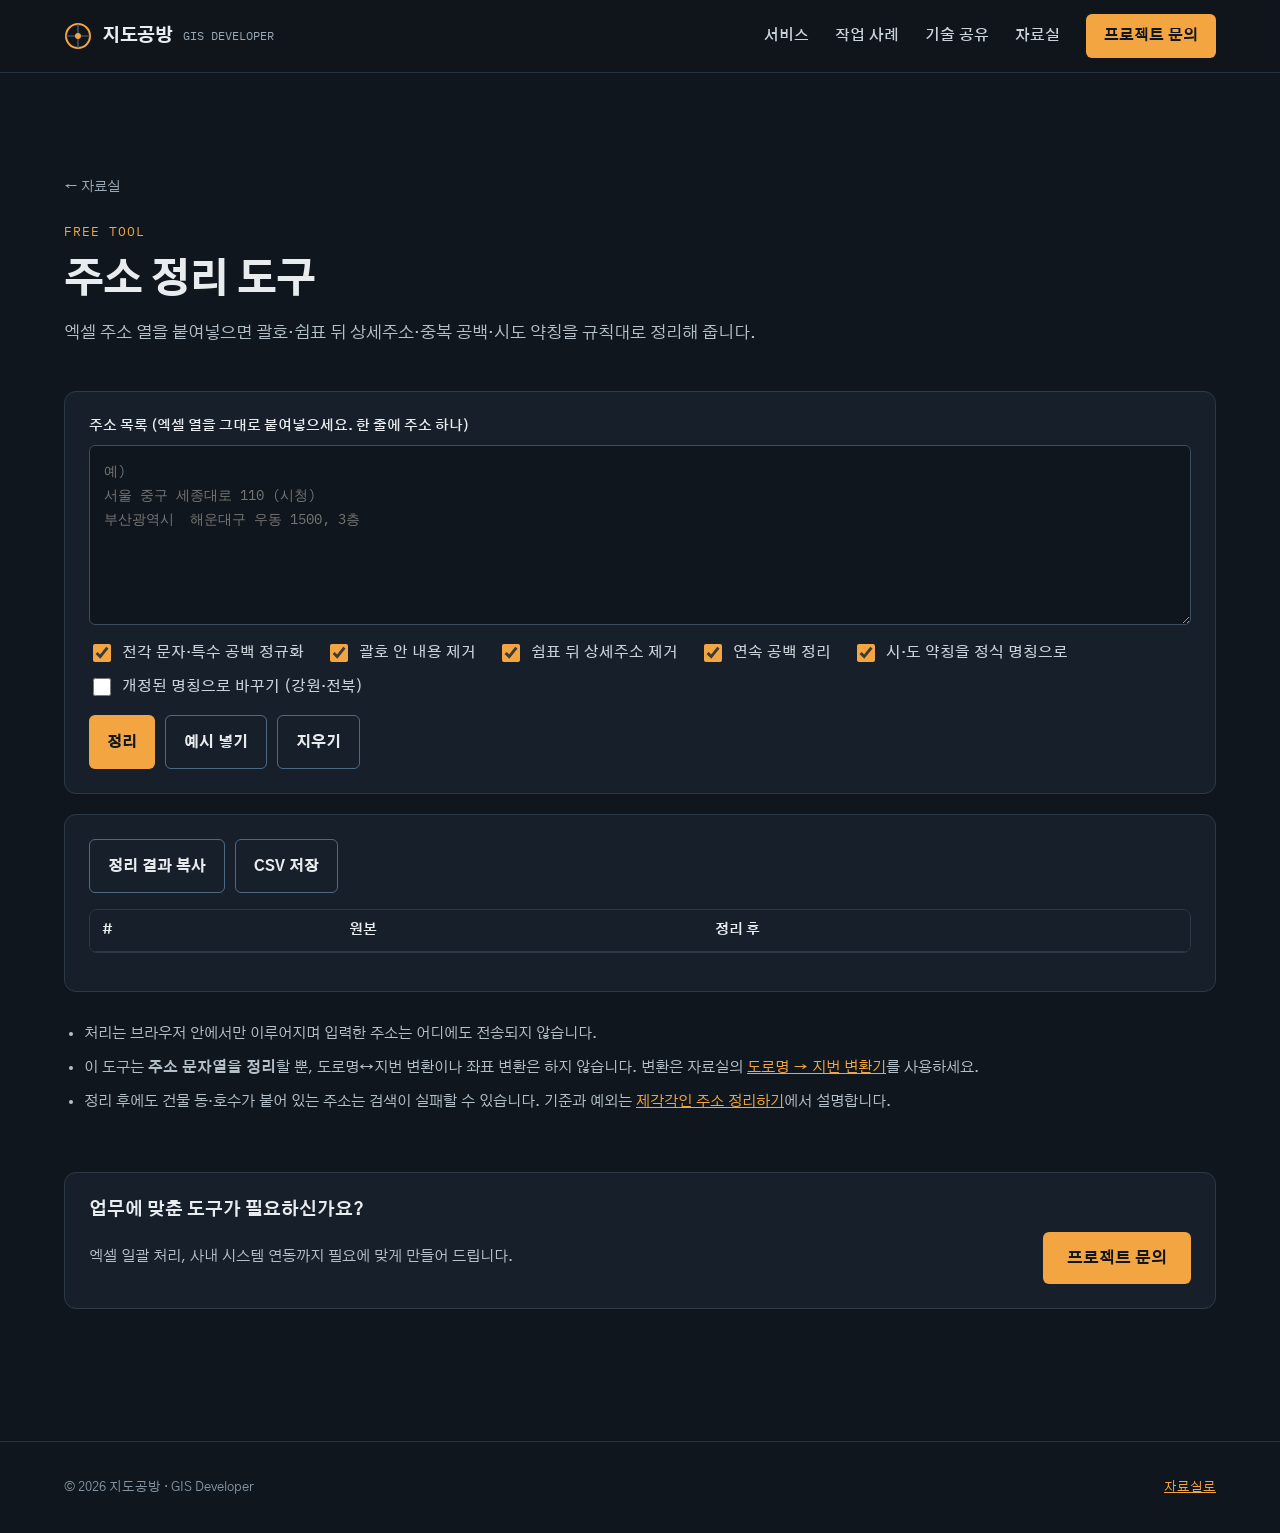
<file: public/tools/address-cleaner.html>
<!doctype html>
<html lang="ko">
<head>
<meta charset="utf-8">
<meta name="viewport" content="width=device-width, initial-scale=1">
<title>주소 정리 도구 | 지도공방</title>
<meta name="description" content="엑셀 주소 목록의 괄호, 쉼표 뒤 상세주소, 중복 공백, 시도 약칭을 한 번에 정리하는 무료 주소 정리 도구입니다. 입력한 주소는 서버로 전송되지 않습니다.">
<link rel="canonical" href="https://gis-portfolio.bdong8896.workers.dev/tools/address-cleaner">
<meta property="og:title" content="주소 정리 도구 | 지도공방">
<meta property="og:description" content="엑셀 주소 목록의 괄호, 쉼표 뒤 상세주소, 중복 공백, 시도 약칭을 한 번에 정리하는 무료 주소 정리 도구입니다. 입력한 주소는 서버로 전송되지 않습니다.">
<meta property="og:type" content="website">
<meta property="og:url" content="https://gis-portfolio.bdong8896.workers.dev/tools/address-cleaner">
<meta property="og:image" content="https://gis-portfolio.bdong8896.workers.dev/og.png">
<meta property="og:site_name" content="지도공방">
<meta property="og:locale" content="ko_KR">
<script type="application/ld+json">
{"@context":"https://schema.org","@type":"WebApplication","name":"주소 정리 도구","description":"엑셀 주소 목록의 괄호, 쉼표 뒤 상세주소, 중복 공백, 시도 약칭을 한 번에 정리하는 무료 주소 정리 도구입니다. 입력한 주소는 서버로 전송되지 않습니다.","url":"https://gis-portfolio.bdong8896.workers.dev/tools/address-cleaner","applicationCategory":"UtilitiesApplication","operatingSystem":"Any","inLanguage":"ko","offers":{"@type":"Offer","price":"0","priceCurrency":"KRW"},"publisher":{"@type":"Organization","name":"지도공방"}}
</script>
<link rel="icon" href="../favicon.svg" type="image/svg+xml">
<link rel="preconnect" href="https://fonts.googleapis.com">
<link rel="preconnect" href="https://fonts.gstatic.com" crossorigin>
<link href="https://fonts.googleapis.com/css2?family=Gothic+A1:wght@400;500;600;700;800&family=IBM+Plex+Mono:wght@400;500&display=swap" rel="stylesheet">
<link rel="stylesheet" href="../style.css">
</head>
<body>
<header class="top">
  <div class="wrap">
    <a class="brand" href="/">
      <svg width="28" height="28" viewBox="0 0 28 28" aria-hidden="true"><circle cx="14" cy="14" r="12" fill="none" stroke="#F2A541" stroke-width="2"/><path d="M14 2V26M2 14H26" stroke="#4E6A82" stroke-width="1.2"/><circle cx="14" cy="14" r="3" fill="#F2A541"/></svg>
      <b>지도공방</b><small>GIS DEVELOPER</small>
    </a>
    <nav class="nav" aria-label="주 메뉴">
      <a href="/#services">서비스</a>
      <a href="/#work">작업 사례</a>
      <a href="/#notes">기술 공유</a>
      <a href="/resources" aria-current="page">자료실</a>
      <a class="btn btn-primary" href="/#contact">프로젝트 문의</a>
    </nav>
  </div>
</header>
<main id="top">
  <section class="section" style="border-top:none">
    <div class="wrap">
      <a class="back-link" href="/resources">← 자료실</a>
      <div class="head"><span class="eyebrow">FREE TOOL</span><h1 class="tool-title">주소 정리 도구</h1><p class="tool-lead">엑셀 주소 열을 붙여넣으면 괄호·쉼표 뒤 상세주소·중복 공백·시도 약칭을 규칙대로 정리해 줍니다.</p></div>

      <div class="tool-box">
        <div class="field">
          <label for="inp">주소 목록 (엑셀 열을 그대로 붙여넣으세요. 한 줄에 주소 하나)</label>
          <textarea id="inp" spellcheck="false" placeholder="예)
서울 중구 세종대로 110 (시청)
부산광역시  해운대구 우동 1500, 3층"></textarea>
        </div>
        <div class="checks" style="margin-top:16px">
          <label><input type="checkbox" id="o-nfkc" checked> 전각 문자·특수 공백 정규화</label>
          <label><input type="checkbox" id="o-paren" checked> 괄호 안 내용 제거</label>
          <label><input type="checkbox" id="o-comma" checked> 쉼표 뒤 상세주소 제거</label>
          <label><input type="checkbox" id="o-space" checked> 연속 공백 정리</label>
          <label><input type="checkbox" id="o-sido" checked> 시·도 약칭을 정식 명칭으로</label>
          <label><input type="checkbox" id="o-new"> 개정된 명칭으로 바꾸기 (강원·전북)</label>
        </div>
        <div class="tool-actions">
          <button class="btn btn-primary" id="run" type="button">정리</button>
          <button class="btn btn-ghost" id="sample" type="button">예시 넣기</button>
          <button class="btn btn-ghost" id="clear" type="button">지우기</button>
        </div>
      </div>

      <div class="tool-box">
        <div class="tool-actions" style="margin-top:0">
          <button class="btn btn-ghost" id="copy" type="button">정리 결과 복사</button>
          <button class="btn btn-ghost" id="csv" type="button">CSV 저장</button>
        </div>
        <div class="res-wrap res-scroll"><table class="res" id="res"><thead><tr><th>#</th><th>원본</th><th>정리 후</th></tr></thead><tbody></tbody></table></div>
        <div class="summary" id="sum"></div>
      </div>

      <ul class="note-list">
        <li>처리는 브라우저 안에서만 이루어지며 입력한 주소는 어디에도 전송되지 않습니다.</li>
        <li>이 도구는 <b>주소 문자열을 정리</b>할 뿐, 도로명↔지번 변환이나 좌표 변환은 하지 않습니다. 변환은 자료실의 <a href="/resources">도로명 → 지번 변환기</a>를 사용하세요.</li>
        <li>정리 후에도 건물 동·호수가 붙어 있는 주소는 검색이 실패할 수 있습니다. 기준과 예외는 <a href="/notes/address-cleanup">제각각인 주소 정리하기</a>에서 설명합니다.</li>
      </ul>

      <aside class="callout" style="margin-top:56px">
        <b>업무에 맞춘 도구가 필요하신가요?</b>
        <span>엑셀 일괄 처리, 사내 시스템 연동까지 필요에 맞게 만들어 드립니다.</span>
        <a class="btn btn-primary" href="/#contact">프로젝트 문의</a>
      </aside>
    </div>
  </section>
</main>
<footer>
  <div class="wrap">
    <span>© <span id="yr">2026</span> 지도공방 · GIS Developer</span>
    <a href="/resources">자료실로</a>
  </div>
</footer>
<script>
(function(){
  var $=function(id){return document.getElementById(id)};
  var SIDO={'서울':'서울특별시','부산':'부산광역시','대구':'대구광역시','인천':'인천광역시','광주':'광주광역시','대전':'대전광역시','울산':'울산광역시','세종':'세종특별자치시','경기':'경기도','강원':'강원도','충북':'충청북도','충남':'충청남도','전북':'전라북도','전남':'전라남도','경북':'경상북도','경남':'경상남도','제주':'제주특별자치도'};
  var NEW={'강원도':'강원특별자치도','전라북도':'전북특별자치도'};
  var inp=$('inp'), tb=$('res').tBodies[0], rows=[];
  function clean(raw){
    var s=String(raw==null?'':raw);
    if($('o-nfkc').checked) s=s.normalize('NFKC').replace(/[\u00a0\u200b\u3000]/g,' ');
    if($('o-paren').checked) s=s.replace(/\([^)]*\)/g,'').replace(/\[[^\]]*\]/g,'');
    if($('o-comma').checked) s=s.replace(/,.*$/,'');
    if($('o-space').checked) s=s.replace(/\s{2,}/g,' ');
    s=s.trim();
    var head=s.split(' ')[0], rest=s.slice(head.length);
    if($('o-sido').checked && SIDO[head]){ head=SIDO[head]; }
    if($('o-new').checked && NEW[head]){ head=NEW[head]; }
    return (head+rest).trim();
  }
  function run(){
    var lines=inp.value.split(/\r?\n/), changed=0, n=0;
    tb.textContent=''; rows=[];
    lines.forEach(function(l){
      if(!l.trim()) return;
      n++;
      var c=clean(l), tr=document.createElement('tr');
      var chg=(c!==l.trim()); if(chg){ changed++; tr.className='chg'; }
      rows.push({a:l.trim(), b:c});
      [n, l.trim(), c].forEach(function(t,i){
        var td=document.createElement('td'); td.textContent=t; if(i===2) td.className='after'; tr.appendChild(td);
      });
      tb.appendChild(tr);
    });
    $('sum').textContent=n?('총 '+n+'건 · 변경 '+changed+'건 · 변경 없음 '+(n-changed)+'건'):'';
  }
  $('run').addEventListener('click',run);
  inp.addEventListener('input',run);
  document.querySelectorAll('.checks input').forEach(function(e){e.addEventListener('change',run)});
  $('sample').addEventListener('click',function(){
    inp.value='서울 중구 세종대로 110 (시청)\n부산광역시  해운대구 우동 1500, 3층\n경기 성남시 분당구 판교역로 235 (삼평동)\n강원 춘천시 중앙로 1\n제주특별자치도 제주시 첨단로 242';
    run();
  });
  $('clear').addEventListener('click',function(){ inp.value=''; run(); });
  $('copy').addEventListener('click',function(){
    var s=rows.map(function(r){return r.b}).join('\n'), b=this;
    if(!s) return;
    (navigator.clipboard?navigator.clipboard.writeText(s):Promise.reject()).then(function(){
      b.textContent='복사됨'; setTimeout(function(){b.textContent='정리 결과 복사'},1500);
    },function(){ window.prompt('복사하세요 (Ctrl+C)', s); });
  });
  $('csv').addEventListener('click',function(){
    var q=function(v){return '"'+String(v).replace(/"/g,'""')+'"'};
    var lines=['"원본","정리후"'].concat(rows.map(function(r){return q(r.a)+','+q(r.b)}));
    var blob=new Blob(['\ufeff'+lines.join('\r\n')],{type:'text/csv;charset=utf-8'});
    var a=document.createElement('a'); a.href=URL.createObjectURL(blob); a.download='주소정리결과.csv';
    document.body.appendChild(a); a.click(); a.remove();
  });
  run();
})();
</script>
<script src="../site.js" defer></script>
</body>
</html>
</file>
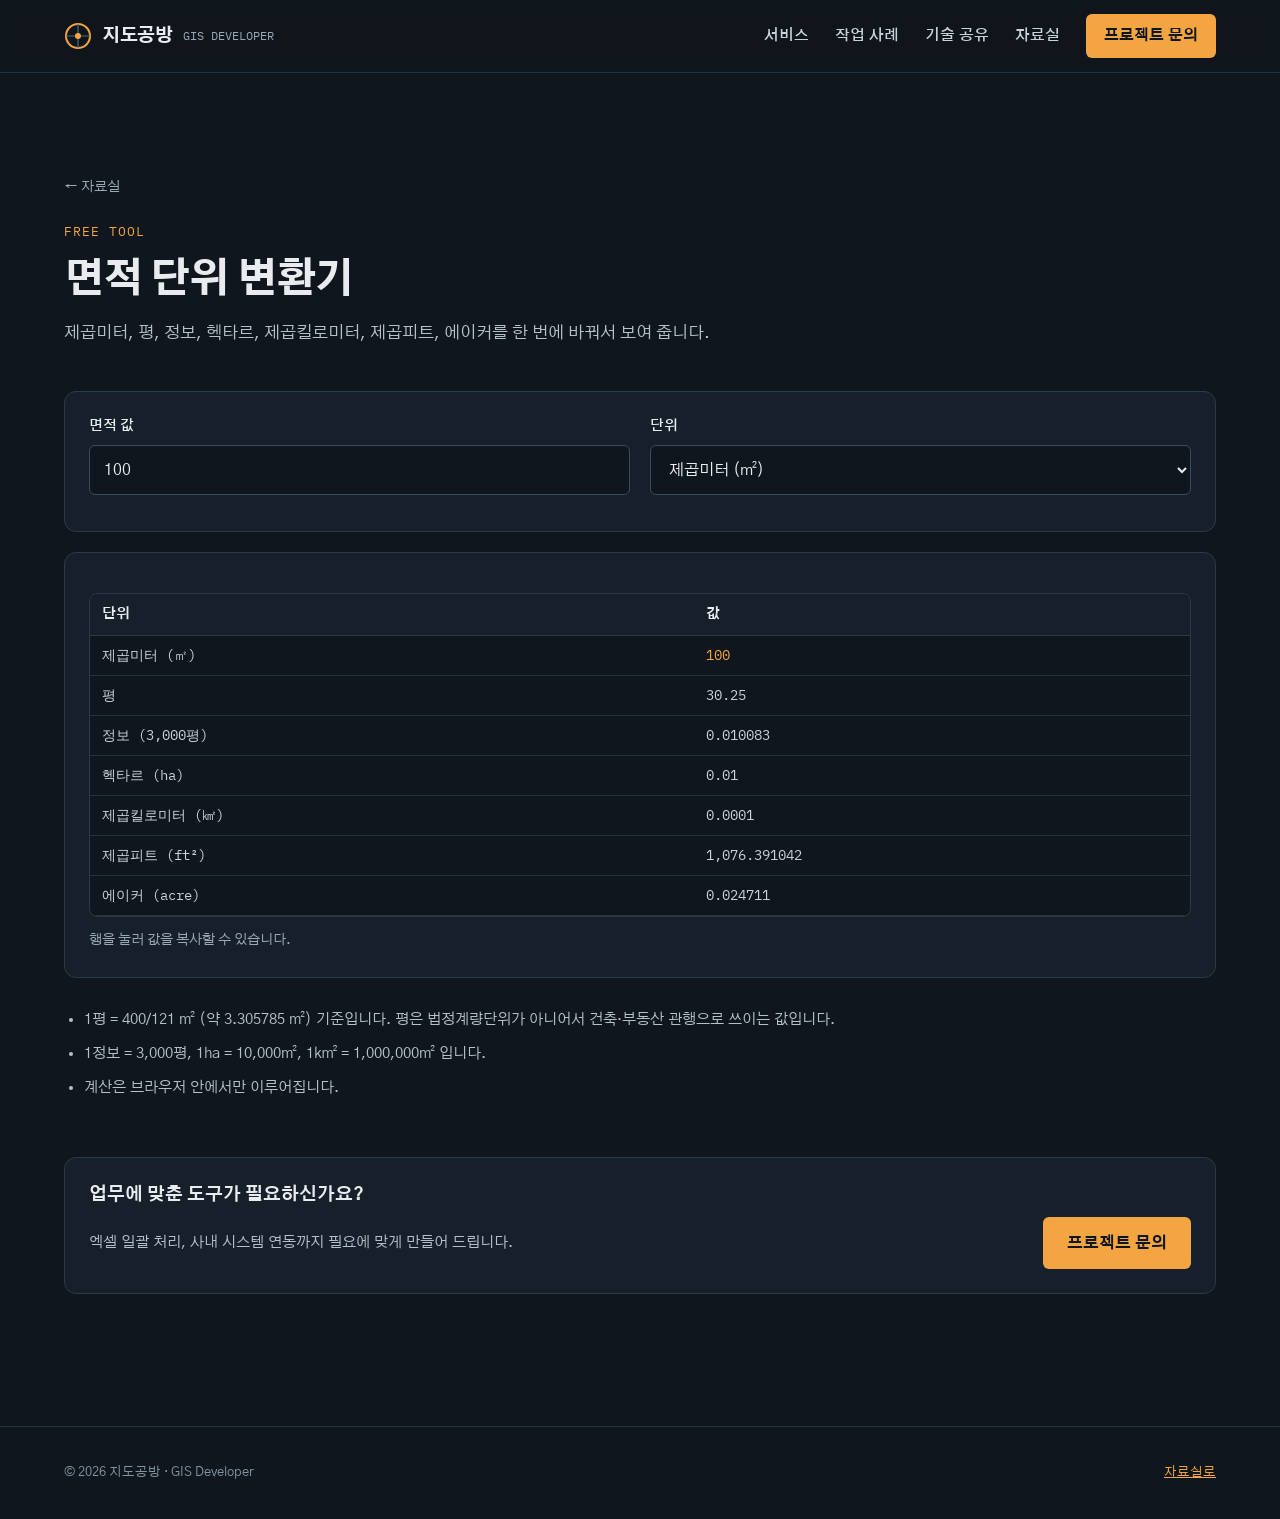
<file: public/tools/area-converter.html>
<!doctype html>
<html lang="ko">
<head>
<meta charset="utf-8">
<meta name="viewport" content="width=device-width, initial-scale=1">
<title>면적 단위 변환기 | 지도공방</title>
<meta name="description" content="제곱미터(㎡), 평, 정보, 헥타르(ha), 제곱킬로미터, 제곱피트, 에이커 면적 단위를 한 번에 변환하는 무료 면적 단위 변환기입니다.">
<link rel="canonical" href="https://gis-portfolio.bdong8896.workers.dev/tools/area-converter">
<meta property="og:title" content="면적 단위 변환기 | 지도공방">
<meta property="og:description" content="제곱미터(㎡), 평, 정보, 헥타르(ha), 제곱킬로미터, 제곱피트, 에이커 면적 단위를 한 번에 변환하는 무료 면적 단위 변환기입니다.">
<meta property="og:type" content="website">
<meta property="og:url" content="https://gis-portfolio.bdong8896.workers.dev/tools/area-converter">
<meta property="og:image" content="https://gis-portfolio.bdong8896.workers.dev/og.png">
<meta property="og:site_name" content="지도공방">
<meta property="og:locale" content="ko_KR">
<script type="application/ld+json">
{"@context":"https://schema.org","@type":"WebApplication","name":"면적 단위 변환기","description":"제곱미터(㎡), 평, 정보, 헥타르(ha), 제곱킬로미터, 제곱피트, 에이커 면적 단위를 한 번에 변환하는 무료 면적 단위 변환기입니다.","url":"https://gis-portfolio.bdong8896.workers.dev/tools/area-converter","applicationCategory":"UtilitiesApplication","operatingSystem":"Any","inLanguage":"ko","offers":{"@type":"Offer","price":"0","priceCurrency":"KRW"},"publisher":{"@type":"Organization","name":"지도공방"}}
</script>
<link rel="icon" href="../favicon.svg" type="image/svg+xml">
<link rel="preconnect" href="https://fonts.googleapis.com">
<link rel="preconnect" href="https://fonts.gstatic.com" crossorigin>
<link href="https://fonts.googleapis.com/css2?family=Gothic+A1:wght@400;500;600;700;800&family=IBM+Plex+Mono:wght@400;500&display=swap" rel="stylesheet">
<link rel="stylesheet" href="../style.css">
</head>
<body>
<header class="top">
  <div class="wrap">
    <a class="brand" href="/">
      <svg width="28" height="28" viewBox="0 0 28 28" aria-hidden="true"><circle cx="14" cy="14" r="12" fill="none" stroke="#F2A541" stroke-width="2"/><path d="M14 2V26M2 14H26" stroke="#4E6A82" stroke-width="1.2"/><circle cx="14" cy="14" r="3" fill="#F2A541"/></svg>
      <b>지도공방</b><small>GIS DEVELOPER</small>
    </a>
    <nav class="nav" aria-label="주 메뉴">
      <a href="/#services">서비스</a>
      <a href="/#work">작업 사례</a>
      <a href="/#notes">기술 공유</a>
      <a href="/resources" aria-current="page">자료실</a>
      <a class="btn btn-primary" href="/#contact">프로젝트 문의</a>
    </nav>
  </div>
</header>
<main id="top">
  <section class="section" style="border-top:none">
    <div class="wrap">
      <a class="back-link" href="/resources">← 자료실</a>
      <div class="head"><span class="eyebrow">FREE TOOL</span><h1 class="tool-title">면적 단위 변환기</h1><p class="tool-lead">제곱미터, 평, 정보, 헥타르, 제곱킬로미터, 제곱피트, 에이커를 한 번에 바꿔서 보여 줍니다.</p></div>

      <div class="tool-box">
        <div class="tool-row">
          <div class="field"><label for="val">면적 값</label>
            <input id="val" type="text" inputmode="decimal" value="100" autocomplete="off"></div>
          <div class="field"><label for="unit">단위</label>
            <select id="unit"></select></div>
        </div>
        <p class="tool-warn" id="warn" role="status" aria-live="polite"></p>
      </div>

      <div class="tool-box">
        <div class="res-wrap"><table class="res" id="res"><thead><tr><th>단위</th><th>값</th></tr></thead><tbody></tbody></table></div>
        <p class="tool-hint">행을 눌러 값을 복사할 수 있습니다.</p>
      </div>

      <ul class="note-list">
        <li>1평 = 400/121 ㎡ (약 3.305785 ㎡) 기준입니다. 평은 법정계량단위가 아니어서 건축·부동산 관행으로 쓰이는 값입니다.</li>
        <li>1정보 = 3,000평, 1ha = 10,000㎡, 1㎢ = 1,000,000㎡ 입니다.</li>
        <li>계산은 브라우저 안에서만 이루어집니다.</li>
      </ul>

      <aside class="callout" style="margin-top:56px">
        <b>업무에 맞춘 도구가 필요하신가요?</b>
        <span>엑셀 일괄 처리, 사내 시스템 연동까지 필요에 맞게 만들어 드립니다.</span>
        <a class="btn btn-primary" href="/#contact">프로젝트 문의</a>
      </aside>
    </div>
  </section>
</main>
<footer>
  <div class="wrap">
    <span>© <span id="yr">2026</span> 지도공방 · GIS Developer</span>
    <a href="/resources">자료실로</a>
  </div>
</footer>
<script>
(function(){
  var U=[
    {k:'m2', n:'제곱미터 (㎡)', f:1},
    {k:'pyeong', n:'평', f:400/121},
    {k:'jungbo', n:'정보 (3,000평)', f:400/121*3000},
    {k:'ha', n:'헥타르 (ha)', f:10000},
    {k:'km2', n:'제곱킬로미터 (㎢)', f:1e6},
    {k:'ft2', n:'제곱피트 (ft²)', f:0.09290304},
    {k:'acre', n:'에이커 (acre)', f:4046.8564224}
  ];
  var $=function(id){return document.getElementById(id)};
  var unit=$('unit'), val=$('val'), tb=$('res').tBodies[0], warn=$('warn');
  U.forEach(function(u){ unit.add(new Option(u.n,u.k)); });
  unit.value='m2';
  var nf=new Intl.NumberFormat('ko-KR',{maximumFractionDigits:6});
  function fmt(v){
    if(!isFinite(v)) return '—';
    if(v!==0 && Math.abs(v)<0.000001) return v.toExponential(4);
    return nf.format(v);
  }
  function run(){
    var s=val.value.replace(/,/g,'').trim(), n=parseFloat(s);
    tb.textContent=''; warn.textContent='';
    if(s==='') return;
    if(!isFinite(n)||!/^-?\d*\.?\d*(e-?\d+)?$/i.test(s)){ warn.textContent='숫자만 입력해 주세요.'; return; }
    var f=U.filter(function(u){return u.k===unit.value})[0].f, m2=n*f;
    U.forEach(function(u){
      var tr=document.createElement('tr'), a=document.createElement('td'), b=document.createElement('td');
      a.textContent=u.n; b.textContent=fmt(m2/u.f);
      if(u.k===unit.value){ b.style.color='var(--accent)'; }
      tr.style.cursor='pointer'; tr.title='눌러서 복사';
      tr.addEventListener('click',function(){
        var t=b.textContent.replace(/,/g,'');
        if(navigator.clipboard) navigator.clipboard.writeText(t);
        var old=b.textContent; b.textContent='복사됨'; setTimeout(function(){b.textContent=old},900);
      });
      tr.appendChild(a); tr.appendChild(b); tb.appendChild(tr);
    });
  }
  val.addEventListener('input',run); unit.addEventListener('change',run);
  run();
})();
</script>
<script src="../site.js" defer></script>
</body>
</html>
</file>
<file: public/style.css>
:root{
  --bg:#10161D; --bg-deep:#0B1016; --panel:#17202A; --line:#253240; --line-2:#2C3A48; --field:#3A4C5E;
  --text:#E8ECEF; --text-2:#C9D2D9; --text-3:#B4C0CA; --muted:#9AA9B6;
  --accent:#F2A541; --accent-hi:#FFC678; --steel:#4E6A82;
  --mono:'IBM Plex Mono',monospace;
}
*{box-sizing:border-box}
html{scroll-behavior:smooth}
body{margin:0;background:var(--bg);color:var(--text);font-family:'Gothic A1',sans-serif;-webkit-font-smoothing:antialiased;line-height:1.5;word-break:keep-all;overflow-wrap:break-word}
a{color:var(--accent)} a:hover{color:var(--accent-hi)}
img,svg{display:block}
.wrap{max-width:1200px;margin:0 auto;padding:0 24px}
.section{padding:104px 0;border-top:1px solid var(--line)}
.section.deep{background:var(--bg-deep)}
.section.panel{background:var(--panel)}
.eyebrow{font-family:var(--mono);font-size:13px;letter-spacing:.08em;color:var(--accent)}
h1,h2,h3{margin:0;letter-spacing:-.03em}
h2{font-size:clamp(28px,3.4vw,40px);font-weight:800;line-height:1.3}
.head{display:flex;flex-direction:column;gap:12px;margin-bottom:44px}
.head.split{flex-direction:row;flex-wrap:wrap;justify-content:space-between;align-items:flex-end;gap:16px}
.btn{display:inline-flex;align-items:center;min-height:48px;padding:14px 24px;border-radius:6px;font-weight:700;font-size:16px;text-decoration:none;font-family:inherit}
.btn-primary{background:var(--accent);color:var(--bg);border:none}
.btn-primary:hover{background:var(--accent-hi);color:var(--bg)}
.btn-ghost{color:var(--text);border:1.5px solid var(--steel)}
.btn-ghost:hover{color:var(--text);border-color:var(--accent)}
button.btn{font-family:inherit}
button.btn-ghost{background:transparent;color:var(--text)}
button.btn-ghost:hover{background:rgba(242,165,65,.08);color:var(--text)}
:focus-visible{outline:2px solid var(--accent);outline-offset:3px}

/* header */
.top{border-bottom:1px solid var(--line);position:sticky;top:0;background:rgba(16,22,29,.94);backdrop-filter:blur(6px);z-index:10}
.top .wrap{display:flex;flex-wrap:wrap;align-items:center;justify-content:space-between;gap:12px 16px;padding-top:14px;padding-bottom:14px}
.brand{display:flex;align-items:center;gap:10px;text-decoration:none;color:var(--text)}
.brand b{font-size:18px;font-weight:800;letter-spacing:-.02em}
.brand small{font-family:var(--mono);font-size:12px;color:var(--muted)}
.nav{display:flex;flex-wrap:wrap;align-items:center;gap:4px 26px;font-size:15px;font-weight:600}
.nav a{color:var(--text-2);text-decoration:none}
.nav a:hover{color:var(--text)}
.nav .btn{min-height:44px;padding:10px 18px;font-size:15px}
.nav .btn-primary,.nav .btn-primary:hover{color:var(--bg)}

/* hero */
.hero{display:flex;flex-wrap:wrap;gap:56px;align-items:center;padding-top:96px;padding-bottom:104px}
.hero-copy{flex:1 1 480px;min-width:0;display:flex;flex-direction:column;gap:26px}
.hero h1{font-size:clamp(34px,5vw,60px);line-height:1.2;font-weight:800;letter-spacing:-.035em}
.hero p{margin:0;font-size:18px;line-height:1.75;color:var(--text-3);max-width:540px}
.actions{display:flex;flex-wrap:wrap;gap:12px;margin-top:6px}
.map{flex:1 1 440px;min-width:0;border:1px solid var(--line-2);border-radius:12px;overflow:hidden;background:var(--panel)}
.map-bar{display:flex;justify-content:space-between;gap:12px;padding:12px 16px;border-bottom:1px solid var(--line-2);font-family:var(--mono);font-size:12px;color:var(--muted)}
.map-body{display:flex;min-height:360px}
.layers{width:150px;flex-shrink:0;border-right:1px solid var(--line-2);padding:14px;display:flex;flex-direction:column;gap:10px;font-size:13px}
.layers .t{font-family:var(--mono);font-size:11px;color:var(--muted);letter-spacing:.06em}
.layers span.l{display:flex;gap:8px;align-items:center}
.sw{width:10px;height:10px;border-radius:2px}
.canvas{flex:1;position:relative;background:#121A22}
.canvas svg{position:absolute;inset:0;width:100%;height:100%}
.readout{position:absolute;right:14px;bottom:14px;background:rgba(16,22,29,.9);border:1px solid var(--line-2);border-radius:8px;padding:12px 14px;font-size:13px;display:flex;flex-direction:column;gap:4px;min-width:160px}
.readout .v{font-family:var(--mono);color:var(--accent);font-size:15px}
.readout .s{font-size:12px;color:var(--muted)}
@media (max-width:520px){.layers{display:none}}

/* services */
.cards{display:flex;flex-wrap:wrap;gap:20px}
.card{flex:1 1 260px;min-width:0;background:var(--panel);border:1px solid var(--line-2);border-radius:12px;padding:30px 26px;display:flex;flex-direction:column;gap:14px}
.card .no{font-family:var(--mono);font-size:13px;color:var(--muted)}
.card h3{font-size:21px;font-weight:800}
.card p{margin:0;font-size:15px;line-height:1.7;color:var(--text-3)}
.card .ex{font-size:14px;color:var(--text-2);line-height:1.6}

/* work */
.note{margin:0;font-size:14px;color:var(--muted);max-width:380px;line-height:1.6}
.case{display:flex;flex-wrap:wrap;gap:20px 48px;padding:34px 0;border-top:1px solid var(--line)}
.case-l{flex:1 1 300px;min-width:0;display:flex;flex-direction:column;gap:10px}
.case-l .type{font-family:var(--mono);font-size:12px;color:var(--muted);letter-spacing:.06em}
.case-l h3{font-size:22px;font-weight:800;line-height:1.4;letter-spacing:-.02em}
.case-r{flex:2 1 460px;min-width:0;display:flex;flex-direction:column;gap:14px}
.case-r p{margin:0;font-size:16px;line-height:1.75;color:var(--text-2)}
.case-r .tech{font-family:var(--mono);font-size:13px;color:var(--accent)}

/* stack */
.stack{display:flex;flex-wrap:wrap;gap:36px 48px}
.stack > div{flex:1 1 240px;min-width:0;display:flex;flex-direction:column;gap:14px}
.stack h3{font-size:15px;font-weight:700;letter-spacing:0}
.chips{display:flex;flex-wrap:wrap;gap:8px;margin:0;padding:0;list-style:none}
.chips li{font-family:var(--mono);font-size:13px;padding:7px 12px;border:1px solid var(--line-2);border-radius:999px;color:var(--text-2)}

/* downloads */
.files{margin:0;padding:0;list-style:none;display:flex;flex-direction:column;border-top:1px solid var(--line-2)}
.files li{display:flex;flex-wrap:wrap;align-items:center;justify-content:space-between;gap:12px 24px;padding:22px 0;border-bottom:1px solid var(--line-2)}
.files .info{flex:1 1 320px;min-width:0;display:flex;flex-direction:column;gap:6px}
.files .info b{font-size:18px;font-weight:800;letter-spacing:-.02em}
.files .info span{font-size:15px;line-height:1.6;color:var(--text-3)}
.files .meta{font-family:var(--mono);font-size:12px;color:var(--muted)}
.files .acts{display:flex;flex-wrap:wrap;gap:10px}
.files .btn{min-height:44px;padding:10px 18px;font-size:15px}

/* process */
.steps{margin:0;padding:0;list-style:none;display:flex;flex-wrap:wrap;gap:20px}
.steps li{flex:1 1 240px;min-width:0;display:flex;flex-direction:column;gap:12px;padding-top:20px;border-top:2px solid var(--accent)}
.steps .n{font-family:var(--mono);font-size:13px;color:var(--accent)}
.steps b{font-size:19px;font-weight:800}
.steps span:last-child{font-size:15px;line-height:1.7;color:var(--text-3)}

/* contact */
.contact{display:flex;flex-wrap:wrap;gap:56px}
.contact-l{flex:1 1 340px;min-width:0;display:flex;flex-direction:column;gap:20px}
.contact-l p{margin:0;font-size:16px;line-height:1.75;color:var(--text-3)}
.direct{display:flex;flex-direction:column;gap:10px;font-size:15px;margin-top:8px}
.direct div{display:flex;gap:12px;flex-wrap:wrap}
.direct span{color:var(--muted);width:72px}
form{flex:1 1 480px;min-width:0;display:flex;flex-direction:column;gap:18px}
.row{display:flex;flex-wrap:wrap;gap:18px}
.field{display:flex;flex-direction:column;gap:8px}
.row .field{flex:1 1 200px}
label{font-size:14px;font-weight:600}
input,select,textarea{border-radius:6px;border:1px solid var(--field);background:var(--bg);color:var(--text);font-size:16px;font-family:inherit}
input,select{height:50px;padding:0 14px}
textarea{padding:14px;line-height:1.6;resize:vertical;min-height:150px}
input:focus,select:focus,textarea:focus{outline:none;border-color:var(--accent)}
.hp{position:absolute;left:-9999px}
button.btn{height:54px;justify-content:center;font-size:17px;font-weight:800;cursor:pointer}
button.btn:disabled{opacity:.6;cursor:default}
.status{margin:0;font-size:15px;min-height:1.5em}
.status.ok{color:#8ED3A6}
.status.err{color:#FF9B8A}

/* phone */
@media (max-width:640px){
  html{scroll-padding-top:112px}
  .top .wrap{gap:8px 16px;padding-top:10px;padding-bottom:6px}
  .nav{order:3;flex:1 0 100%;flex-wrap:nowrap;gap:0 22px;overflow-x:auto;white-space:nowrap;scrollbar-width:none;-webkit-overflow-scrolling:touch;font-size:15px}
  .nav::-webkit-scrollbar{display:none}
  .nav a{flex-shrink:0;display:inline-flex;align-items:center;min-height:44px}
  .nav .btn{margin-left:auto}
  .brand small{display:none}
  .section{padding:72px 0}
  .hero{padding-top:56px;padding-bottom:72px;gap:40px}
  .head{margin-bottom:32px}
  .hero p{font-size:16px}
  .case{padding:26px 0}
}

footer .wrap{display:flex;flex-wrap:wrap;justify-content:space-between;gap:16px;padding-top:36px;padding-bottom:36px;font-size:13px;color:#8494A2}
footer{border-top:1px solid var(--line)}

/* downloads page */
.files .meta b{font-weight:500;color:var(--text-3)}
.tools{display:flex;flex-wrap:wrap;align-items:center;gap:12px 20px;margin-bottom:28px}
.tools input{flex:1 1 280px;max-width:480px}
.count{font-family:var(--mono);font-size:13px;color:var(--muted)}
.empty{display:none;margin:28px 0 0;color:var(--muted);font-size:15px}
.direct a{overflow-wrap:anywhere}

/* back to top */
#to-top{position:fixed;right:20px;bottom:20px;width:48px;height:48px;border-radius:50%;border:1.5px solid var(--steel);background:rgba(16,22,29,.92);color:var(--text);cursor:pointer;display:flex;align-items:center;justify-content:center;opacity:0;visibility:hidden;transform:translateY(8px);transition:opacity .2s,transform .2s,visibility .2s;z-index:20}
#to-top.show{opacity:1;visibility:visible;transform:none}
#to-top:hover{border-color:var(--accent);color:var(--accent)}

/* prose (notes) */
.prose{max-width:780px}
.prose .eyebrow{display:block}
.prose .back{display:block;width:fit-content;margin-bottom:28px;font-size:14px;color:var(--muted);text-decoration:none}
.prose .back:hover{color:var(--accent)}
.prose h1{font-size:clamp(28px,4vw,40px);font-weight:800;line-height:1.3;margin:12px 0 18px}
.prose .lead{font-size:18px;line-height:1.75;color:var(--text-3);margin:0 0 10px}
.prose .pub{font-family:var(--mono);font-size:13px;color:var(--muted);margin:0 0 40px}
.prose h2{font-size:24px;font-weight:800;margin:48px 0 14px;padding-top:28px;border-top:1px solid var(--line)}
.prose h3{font-size:18px;font-weight:700;margin:26px 0 8px;letter-spacing:-.01em}
.prose p,.prose li{font-size:16px;line-height:1.85;color:var(--text-2)}
.prose p{margin:0 0 14px}
.prose ul,.prose ol{margin:0 0 16px;padding-left:22px}
.prose li{margin-bottom:6px}
.prose b{color:var(--text);font-weight:700}
.prose code{font-family:var(--mono);font-size:.9em;background:var(--panel);border:1px solid var(--line-2);border-radius:4px;padding:1px 6px;color:var(--accent-hi)}
.prose pre{margin:0 0 18px;padding:16px 18px;background:var(--bg-deep);border:1px solid var(--line-2);border-radius:8px;overflow-x:auto}
.prose pre code{background:none;border:none;padding:0;color:var(--text-2);font-size:13.5px;line-height:1.7;white-space:pre}
.tbl{overflow-x:auto;margin:0 0 20px}
.prose table{width:100%;border-collapse:collapse;font-size:14.5px}
.prose th{text-align:left;padding:10px 12px;background:var(--panel);color:var(--text);border-bottom:1px solid var(--line-2);white-space:nowrap}
.prose td{padding:10px 12px;border-bottom:1px solid var(--line);color:var(--text-2);vertical-align:top;line-height:1.7}
.callout{margin:48px 0 28px;padding:24px;background:var(--panel);border:1px solid var(--line-2);border-radius:12px;display:flex;flex-wrap:wrap;align-items:center;gap:8px 20px}
.callout b{flex:1 1 100%;font-size:18px}
.callout span{flex:1 1 280px;color:var(--text-3);font-size:15px}
.more-notes{display:flex;flex-direction:column;gap:6px;font-size:15px}
.more-notes a{color:var(--text-2);text-decoration:none}
.more-notes a:hover{color:var(--accent)}
.card .more{margin-top:auto;font-weight:700;font-size:14px;text-decoration:none}

/* tools */
.back-link{display:block;width:fit-content;margin-bottom:24px;font-size:14px;color:var(--muted);text-decoration:none}
.back-link:hover{color:var(--accent)}
.tool-title{font-size:clamp(28px,4vw,40px);font-weight:800;line-height:1.3}
.tool-lead{margin:0;font-size:17px;line-height:1.75;color:var(--text-3);max-width:720px}
.tool-box{background:var(--panel);border:1px solid var(--line-2);border-radius:12px;padding:24px}
.tool-box + .tool-box{margin-top:20px}
.tool-row{display:flex;flex-wrap:wrap;gap:16px 20px;align-items:flex-end}
.tool-row .field{flex:1 1 200px;min-width:0}
.tool-box textarea{width:100%;min-height:180px;font-family:var(--mono);font-size:14px;line-height:1.7}
.tool-actions{display:flex;flex-wrap:wrap;gap:10px;margin-top:16px}
.tool-actions .btn{min-height:44px;padding:10px 18px;font-size:15px;cursor:pointer;font-family:inherit}
.tool-hint{margin:12px 0 0;font-size:14px;line-height:1.7;color:var(--muted)}
.tool-warn{margin:12px 0 0;font-size:14px;line-height:1.7;color:#FFC678}
.checks{display:flex;flex-wrap:wrap;gap:10px 22px;margin:4px 0 0}
.checks label{display:flex;align-items:center;gap:8px;font-weight:500;font-size:15px;color:var(--text-2);cursor:pointer}
.checks input{width:18px;height:18px;accent-color:var(--accent)}
.res-wrap{overflow-x:auto;margin-top:16px;border:1px solid var(--line-2);border-radius:8px;background:var(--bg)}
.res{width:100%;border-collapse:collapse;font-size:14px;font-family:var(--mono)}
.res th{position:sticky;top:0;text-align:left;padding:10px 12px;background:var(--panel);color:var(--text);border-bottom:1px solid var(--line-2);white-space:nowrap;font-family:'Gothic A1',sans-serif}
.res td{padding:9px 12px;border-bottom:1px solid var(--line);color:var(--text-2);vertical-align:top;word-break:break-all}
.res tr.chg td.after{color:var(--accent-hi)}
.res tr.bad td{color:#FF9B8A}
.res-scroll{max-height:420px;overflow:auto}
.summary{margin-top:14px;font-family:var(--mono);font-size:13px;color:var(--muted)}
.big{font-family:var(--mono);font-size:22px;color:var(--accent)}
.note-list{margin:28px 0 0;padding-left:20px;color:var(--text-3);font-size:15px;line-height:1.85}
.note-list li{margin-bottom:6px}

/* faq */
.faq{max-width:860px;border-top:1px solid var(--line-2)}
.qa{border-bottom:1px solid var(--line-2)}
.qa summary{list-style:none;cursor:pointer;display:flex;justify-content:space-between;align-items:center;gap:20px;padding:22px 0;font-size:18px;font-weight:700;letter-spacing:-.02em;color:var(--text)}
.qa summary::-webkit-details-marker{display:none}
.qa summary::after{content:"+";flex-shrink:0;font-family:var(--mono);font-size:22px;color:var(--accent);transition:transform .2s}
.qa[open] summary::after{content:"\2212"}
.qa summary:hover{color:var(--accent-hi)}
.qa p{margin:0 0 24px;padding-right:40px;font-size:16px;line-height:1.85;color:var(--text-3)}
</file>
